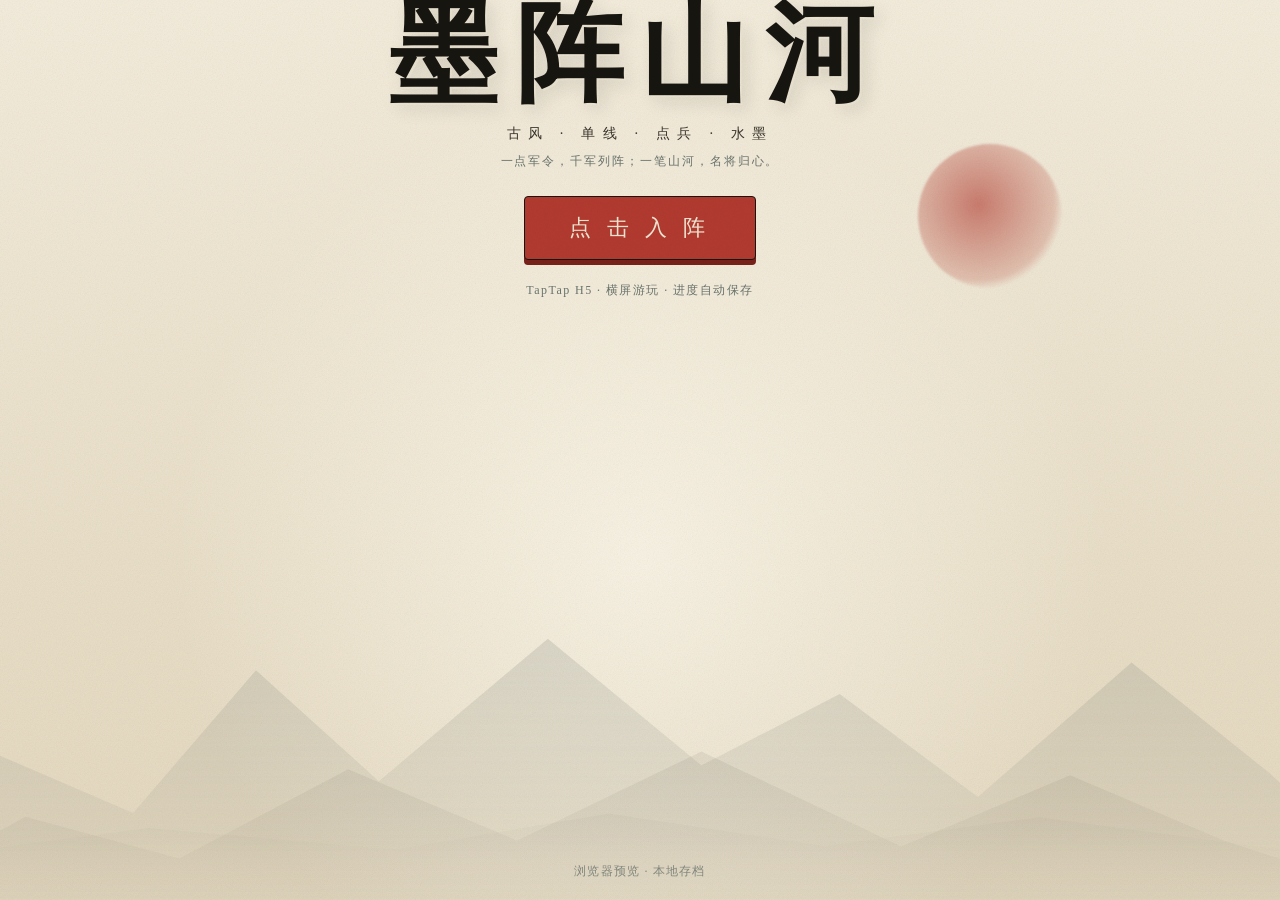
<file: code/index.html>
<!DOCTYPE html>
<html lang="zh-CN">
<head>
  <meta charset="UTF-8" />
  <meta http-equiv="Cache-Control" content="no-cache, no-store, must-revalidate" />
  <meta http-equiv="Pragma" content="no-cache" />
  <meta http-equiv="Expires" content="0" />
  <meta name="viewport" content="width=device-width, initial-scale=1.0, maximum-scale=1.0, user-scalable=no, viewport-fit=cover" />
  <meta name="theme-color" content="#efe6d3" />
  <link rel="icon" href="data:," />
  <title>墨阵山河</title>
  <link rel="stylesheet" href="styles.css?v=1.93" />
</head>
<body>
  <div id="app">
    <!-- 加载 -->
    <section id="screen-loading" class="screen active">
      <div class="loading-paper">
        <div class="ink-blot"></div>
        <h1 class="game-title">墨阵山河</h1>
        <p class="loading-text">墨迹未干，山河待复…</p>
        <div class="loading-bar"><span></span></div>
      </div>
    </section>

    <!-- 标题 -->
    <section id="screen-title" class="screen">
      <div class="title-scene">
        <div class="mountain mountain-a"></div>
        <div class="mountain mountain-b"></div>
        <div class="mountain mountain-c"></div>
        <div class="sun-disc"></div>
        <div class="title-copy">
          <h1 class="game-title">墨阵山河</h1>
          <p class="title-sub">古风 · 单线 · 点兵 · 水墨</p>
          <p class="title-quote">一点军令，千军列阵；一笔山河，名将归心。</p>
          <button id="btn-enter" class="btn btn-seal btn-xl">点 击 入 阵</button>
          <p class="title-note">TapTap H5 · 横屏游玩 · 进度自动保存</p>
        </div>
        <div id="cloud-hint" class="cloud-hint"></div>
      </div>
    </section>

    <!-- 主界面 -->
    <section id="screen-home" class="screen">
      <div class="home-bg">
        <div class="home-mountain"></div>
        <div class="home-bamboo"></div>
      </div>
      <header class="top-bar">
        <div class="top-left">
          <span class="seal-mini">墨</span>
          <span id="home-player" class="player-name">墨阵师</span>
        </div>
        <div class="top-resources" id="top-resources">
          <div class="brawl-res-pill" id="pill-supplies" title="军饷 (铜钱) · 扩建大营与强军">
            <span class="brawl-res-icon">🪙</span>
            <span class="brawl-res-val" id="top-res-supplies">0</span>
          </div>
          <div class="brawl-res-pill" id="pill-mobao" title="墨宝 (墨玉) · 墨法点化与抽将">
            <span class="brawl-res-icon">💎</span>
            <span class="brawl-res-val" id="top-res-mobao">0</span>
          </div>
          <div class="brawl-res-pill" id="pill-tokens" title="将令 (虎符) · 祈将求贤">
            <span class="brawl-res-icon">🎟️</span>
            <span class="brawl-res-val" id="top-res-tokens">0</span>
          </div>
          <div class="brawl-res-pill pill-ticket" id="pill-tickets" title="墨影门票 · 每日免费2次，看广告无限补充">
            <span class="brawl-res-icon">🌀</span>
            <span class="brawl-res-val" id="top-res-tickets">2/2</span>
            <button class="brawl-res-plus" id="btn-top-add-ticket" title="观看演武补充试炼门票">+</button>
          </div>
        </div>
        <div class="top-right">
          <button id="btn-leaderboard-top" class="btn btn-ghost btn-sm">排行</button>
          <button id="btn-settings-top" class="btn btn-ghost btn-sm">设置</button>
        </div>
      </header>

      <div class="home-main">
        <div class="hero-showcase" id="home-hero-showcase">
          <div class="hero-art" id="home-hero-art"></div>
          <div class="hero-info">
            <div class="hero-title" id="home-hero-title">常胜将军</div>
            <div class="hero-name" id="home-hero-name">赵云</div>
            <p class="hero-passive" id="home-hero-passive">龙胆 · 附近友军攻速提升</p>
          </div>
          <div class="showcase-ring"></div>
        </div>

        <div class="home-panel">
          <div class="home-top-row">
            <div class="war-record">
              <div><span class="record-num" id="home-score">0</span><span class="record-label">战功</span></div>
              <div><span class="record-num" id="home-stars">0</span><span class="record-label">星数</span></div>
              <div><span class="record-num" id="home-cleared">0</span><span class="record-label">通关</span></div>
            </div>
            <div class="chapter-brief">
              <p class="brief-label">当前战局</p>
              <h3 id="home-chapter">第一章 · 黄巾之乱</h3>
              <p id="home-next-level">下一战：初阵·乡勇</p>
            </div>
          </div>

          <!-- 山河悬赏令 (主页精选看板，支持收起/展开，保持界面清爽) -->
          <div class="home-bounty-section" id="home-bounty-section">
            <div class="bounty-sec-header">
              <div class="bounty-sec-title">
                <span class="seal-mini-gold">赏</span>
                <span class="bounty-sec-name">山河悬赏令</span>
                <span class="bounty-sec-summary" id="home-bounty-summary">日赏 0/3 · 周赏 0/4</span>
              </div>
              <div class="bounty-sec-actions">
                <button class="btn btn-sm btn-gold-pulse" id="btn-home-claim-all" style="display:none;">一键领赏</button>
                <button class="btn btn-sm btn-paper" id="btn-toggle-bounty-collapse" title="收起/展开主页悬赏">收起</button>
                <button class="btn btn-sm btn-paper" id="btn-open-bounty-all">悬赏榜 ❯</button>
              </div>
            </div>
            <div class="home-bounty-list" id="home-bounty-list">
              <!-- 动态填充 2-3 个代表性悬赏 -->
            </div>
            <!-- 收起状态下的精简胶囊条 -->
            <div class="home-bounty-collapsed-bar" id="home-bounty-collapsed-bar" style="display:none;">
              <div class="collapsed-info">
                <span class="seal-mini-gold">赏</span>
                <span class="collapsed-name">山河悬赏</span>
                <span class="collapsed-summary" id="home-bounty-collapsed-summary">日赏 0/3</span>
              </div>
              <div class="collapsed-btns">
                <button class="btn btn-xs btn-gold-pulse" id="btn-collapsed-claim-all" style="display:none;">领赏</button>
                <button class="btn btn-xs btn-paper" id="btn-expand-bounty">展开 ▾</button>
              </div>
            </div>
          </div>

          <div class="home-nav">
            <div class="home-nav-primary">
              <button id="btn-campaign" class="btn btn-seal btn-huge">征 战</button>
              <button id="btn-home-endless" class="btn btn-huge btn-endless-home">
                <span class="endless-btn-title">墨影试炼 · 无尽</span>
                <span class="endless-btn-badge" id="endless-home-badge">免 2次</span>
                <span class="endless-btn-lock" id="endless-home-lock" style="display:none;">🔒20关解锁</span>
              </button>
            </div>
            <div class="home-nav-secondary">
              <button id="btn-heroes" class="btn btn-paper">点 将</button>
              <button id="btn-codex" class="btn btn-paper">兵 册</button>
              <button id="btn-gacha" class="btn btn-paper">点兵点将</button>
              <button id="btn-camp" class="btn btn-paper">大 营</button>
              <button id="btn-bounty" class="btn btn-paper btn-bounty-nav">
                悬 赏<span class="nav-badge" id="home-bounty-badge" style="display:none;">0</span>
              </button>
            </div>
          </div>
          <p class="cloud-status" id="home-cloud">进度自动保存</p>
        </div>
      </div>
    </section>

    <!-- 关卡选择 -->
    <section id="screen-levels" class="screen">
      <header class="sub-header">
        <button class="btn btn-ghost btn-sm back-btn" data-back="home">← 返回</button>
        <div class="sub-title">
          <span class="seal-mini">征</span>
          <h2>山 河 残 卷</h2>
        </div>
        <button id="btn-open-endless" class="btn btn-seal btn-sm" style="margin-right:12px; background:linear-gradient(135deg, #8a2a20, #5c1812); border-color:#c9a25e; box-shadow:0 0 8px rgba(178,58,47,0.4);">墨影试炼 · 无尽</button>
        <div class="header-spacer"></div>
      </header>
      <div class="chapter-tabs" id="chapter-tabs"></div>
      <div class="levels-body">
        <div class="level-scroll" id="level-scroll">
          <div class="level-path" id="level-path"></div>
        </div>
        <aside class="level-detail" id="level-detail">
          <div class="detail-empty">选择一处关隘</div>
        </aside>
      </div>
    </section>

    <!-- 战前准备 -->
    <section id="screen-prep" class="screen">
      <header class="sub-header">
        <button class="btn btn-ghost btn-sm back-btn" data-back="levels">← 返回</button>
        <div class="sub-title">
          <span class="seal-mini">将</span>
          <h2 id="prep-title">点 将 台</h2>
        </div>
        <button id="btn-start-battle" class="btn btn-seal btn-md">出 战</button>
      </header>
      <div class="prep-body">
        <section class="prep-block prep-enemy">
          <h3 class="block-title">敌情笺</h3>
          <div id="prep-enemy" class="enemy-scroll"></div>
          <p id="prep-tip" class="prep-tip"></p>
        </section>

        <section class="prep-block prep-hero">
          <h3 class="block-title">
            主将 <span class="hero-current" id="prep-hero-current">赵云</span>
            <button type="button" class="hero-toggle" id="btn-hero-toggle">换将</button>
          </h3>
          <div class="hero-row" id="prep-heroes"></div>
          <div class="hero-skill-card" id="prep-hero-skill"></div>
        </section>

        <section class="prep-block prep-deck">
          <h3 class="block-title">
            出战卡组 <span id="deck-count" class="muted">0/6</span>
            <span class="deck-bonus" id="deck-bonus">军阵加成：无</span>
          </h3>
          <div class="deck-row">
            <div class="deck-slots" id="deck-slots"></div>
            <div class="deck-actions">
              <button id="btn-recommend" class="btn btn-paper btn-sm">推荐</button>
              <button id="btn-clear-deck" class="btn btn-ghost btn-sm">清空</button>
            </div>
          </div>
        </section>

        <section class="prep-block prep-pool">
          <h3 class="block-title">兵册 <span class="muted" id="pool-hint">点选入组 · 长按看克制</span></h3>
          <div class="card-pool" id="card-pool"></div>
        </section>
      </div>
      <div id="pool-detail" class="pool-tip"></div>
    </section>

    <!-- 战斗 -->
    <section id="screen-battle" class="screen battle-screen">
      <canvas id="battle-canvas"></canvas>
      <div id="weather-overlay" class="weather-overlay"></div>
      <div id="dmg-layer" class="dmg-layer"></div>

      <div class="battle-hud">
        <div class="battle-top">
          <div class="base-bar player">
            <span class="base-label">帅帐</span>
            <div class="base-track"><span id="base-player-fill"></span></div>
            <span class="base-text" id="base-player-text">3000</span>
          </div>
          <div class="wave-box">
            <span class="wave-index" id="wave-index">0/0</span>
            <span class="wave-label" id="wave-label">列阵</span>
          </div>
          <div class="base-bar enemy">
            <span class="base-label">敌寨</span>
            <div class="base-track"><span id="base-enemy-fill"></span></div>
            <span class="base-text" id="base-enemy-text">0</span>
          </div>
        </div>

        <div class="boss-bar" id="boss-bar">
          <div class="boss-name" id="boss-name">首领</div>
          <div class="boss-track"><span id="boss-fill"></span></div>
        </div>
        <!-- 波次时间轴容器 (Planning §2.2) -->
        <div class="wave-timeline" id="wave-timeline"></div>

        <div class="card-tray" id="card-tray"></div>

        <!-- 屏幕右侧专属战术控制台（倍速与暂停 醒目大印章钮，独立于技能按钮） -->
        <div class="battle-side-controls">
          <button class="side-btn speed-btn" id="speed-btn" title="战斗倍速">1×</button>
          <button class="side-btn pause-btn" id="pause-btn" title="暂停/继续">⏸</button>
        </div>


        <div class="battle-bottom">
          <div class="hero-panel" id="hero-panel">
            <div class="hero-seal" id="hero-seal">赵</div>
            <div class="hero-panel-info">
              <div class="hero-panel-name" id="hud-hero-name">赵云 <span id="hud-hero-level">Lv.1</span></div>
              <div class="hero-hp-track" id="hud-hero-hp-track" title="主将生命值">
                <span id="hud-hero-hp-fill"></span>
                <span class="hud-hero-hp-text" id="hud-hero-hp-text">1200 / 1200</span>
              </div>
              <div class="hero-xp-track" title="局内历练经验"><span id="hero-xp-fill"></span></div>
              <div class="hero-passive-hud" id="hud-hero-passive">龙胆 · 攻速光环</div>
              <div class="hero-skill-hud" id="hud-hero-skill"></div>
            </div>
          </div>

          <div class="energy-wrap">
            <div class="energy-label"><span>军令</span><span id="energy-text">45 / 120</span></div>
            <div class="energy-track"><span id="energy-fill"></span></div>
            <div class="deck-bonus-hud" id="deck-bonus-hud"></div>
          </div>

          <div class="battle-actions">
            <button class="gadget-btn" id="gadget-btn" title="专属技能 (按 E 键释放)">
              <span class="gadget-key">E</span>
              <span class="gadget-name" id="gadget-name">技能</span>
              <span class="gadget-cd" id="gadget-cd"></span>
            </button>
            <button class="skill-btn" id="skill-btn" title="主动大招 (按 Q 键释放)">
              <svg class="super-ring-svg" viewBox="0 0 80 80">
                <circle class="super-ring-bg" cx="40" cy="40" r="34" />
                <circle class="super-ring-fill" id="super-ring-fill" cx="40" cy="40" r="34" />
              </svg>
              <span class="skill-key">Q</span>
              <span class="skill-name" id="skill-name">大招</span>
              <span class="skill-cd" id="skill-cd"></span>
            </button>
          </div>
        </div>

        <div class="battle-banner" id="battle-banner">
          <div class="banner-main" id="banner-main"></div>
          <div class="banner-sub" id="banner-sub"></div>
        </div>

        <div class="guide-tip" id="guide-tip">
          <div class="guide-hand"></div>
          <p id="guide-text"></p>
        </div>
        <div class="zone-hint" id="zone-hint"></div>
        <div class="battle-flash" id="battle-flash"></div>
      </div>

      <div class="pause-modal modal" id="pause-modal">
        <div class="modal-paper">
          <h2>暂 停</h2>
          <p class="modal-sub">战场已静，号令未停。</p>
          <div class="pause-buttons">
            <button class="btn btn-seal" id="btn-resume">继续指挥</button>
            <button class="btn btn-paper" id="btn-restart">重新布阵</button>
            <button class="btn btn-paper" id="btn-retreat">撤回关卡</button>
            <button class="btn btn-paper" id="btn-endless-save-quit" style="display:none;">暂存进度退出</button>
            <button class="btn btn-seal" id="btn-endless-settle-quit" style="display:none; background:#8a2a20;">结算退出</button>
          </div>
          <div class="pause-settings">
            <button class="btn btn-ghost btn-sm" id="btn-pause-music">音乐：开</button>
            <button class="btn btn-ghost btn-sm" id="btn-pause-sfx">音效：开</button>
          </div>
          <div class="pause-hero-tuning" id="pause-hero-tuning">
            <div class="tune-header">
              <span>👑 英雄即时调校 (赵云)</span>
              <button class="btn btn-ghost btn-sm" id="btn-toggle-pause-tune">展开调校 ▾</button>
            </div>
            <div class="tune-content" id="pause-tune-content" style="display:none;">
              <div class="hero-tune-item">
                <div class="tune-label"><span>基础生命 (HP)</span><span class="tune-val" id="pval-hero-hp">1200</span></div>
                <input type="range" id="pslider-hero-hp" min="400" max="3000" step="50" value="1200">
              </div>
              <div class="hero-tune-item">
                <div class="tune-label"><span>基础攻击 (ATK)</span><span class="tune-val" id="pval-hero-atk">65</span></div>
                <input type="range" id="pslider-hero-atk" min="25" max="250" step="5" value="65">
              </div>
              <div class="hero-tune-item">
                <div class="tune-label"><span>基础护甲 (Armor)</span><span class="tune-val" id="pval-hero-armor">10</span></div>
                <input type="range" id="pslider-hero-armor" min="0" max="40" step="2" value="10">
              </div>
              <div class="hero-tune-item">
                <div class="tune-label"><span>脱战回血</span><span class="tune-val" id="pval-hero-regen">4%/s</span></div>
                <input type="range" id="pslider-hero-regen" min="1" max="10" step="0.5" value="4">
              </div>
              <div class="hero-tune-item">
                <div class="tune-label"><span>警戒半径</span><span class="tune-val" id="pval-hero-aggro">2.85m</span></div>
                <input type="range" id="pslider-hero-aggro" min="1.5" max="4.5" step="0.15" value="2.85">
              </div>
              <div class="hero-tune-actions">
                <button class="btn btn-ghost btn-sm" id="pbtn-reset-hero-tuning">恢复默认</button>
              </div>
            </div>
          </div>
        </div>
      </div>

      <!-- 无尽模式肉鸽三选一增益弹窗 -->
      <div class="modal endless-buff-modal" id="endless-buff-modal" style="display:none;">
        <div class="modal-paper endless-buff-paper">
          <div class="buff-modal-badge">墨影试炼 · 战法推演</div>
          <h2>阵前赐策 · 增益三选一</h2>
          <p class="buff-modal-sub">每历经五波墨潮洗礼，可择一韬略以御强敌（效果全局叠加）</p>
          <div class="endless-buff-cards" id="endless-buff-cards"></div>
        </div>
      </div>

      <div class="result-modal modal" id="result-modal">
        <div class="modal-paper result-paper">
          <div class="result-title" id="result-title">胜 利</div>
          <div class="result-stars" id="result-stars"></div>
          <div class="result-quote" id="result-quote"></div>
          <div class="result-stats" id="result-stats"></div>
          <div class="result-unlocks" id="result-unlocks"></div>
          <button class="btn btn-token" id="btn-result-double" style="display:none">看广告 · 将令双倍</button>
          <button class="btn btn-seal btn-lg result-tour-btn" id="btn-result-tour" style="display:none">巡 礼 军 府 · 出 发</button>
          <div class="result-buttons">
            <button class="btn btn-paper" id="btn-result-retry">再 战</button>
            <button class="btn btn-seal" id="btn-result-next">下 一 关</button>
            <button class="btn btn-paper" id="btn-result-back">返 回</button>
          </div>
        </div>
      </div>
    </section>

    <!-- 兵册 / 点将 -->
    <section id="screen-codex" class="screen">
      <header class="sub-header">
        <button class="btn btn-ghost btn-sm back-btn" data-back="home">← 返回</button>
        <div class="sub-title"><span class="seal-mini">册</span><h2>兵 册 · 点 将</h2></div>
        <div class="codex-tabs">
          <button class="tab active" id="tab-units">兵种</button>
          <button class="tab" id="tab-heroes">英雄</button>
        </div>
        <div class="codex-mobao-bar" id="codex-mobao-bar" title="墨宝：每一关通关掉落，可用于局外永久升级英雄！">
          <span>🖋️ 墨宝</span>
          <b id="val-codex-mobao">0</b>
        </div>
      </header>
      <div class="codex-body">
        <div class="codex-grid" id="codex-grid"></div>
        <aside class="codex-detail" id="codex-detail">
          <div class="detail-empty">选择一位角色</div>
        </aside>
      </div>
    </section>

    <!-- 排行榜 -->
    <section id="screen-leaderboard" class="screen">
      <header class="sub-header">
        <button class="btn btn-ghost btn-sm back-btn" data-back="home">← 返回</button>
        <div class="sub-title"><span class="seal-mini">榜</span><h2>山 河 战 功 榜</h2></div>
        <div class="header-spacer"></div>
      </header>
      <div class="leaderboard-body">
        <div class="leaderboard-seal">
          <span class="seal-label">我的战功</span>
          <span class="seal-score" id="lb-score">0</span>
        </div>
        <div class="leaderboard-info">
          <h3>以战功论高下</h3>
          <p>每关按星级、关卡与速胜计分；首通另有额外战功。战功越高，排名越前。</p>
          <div class="lb-mini-stats" id="lb-stats"></div>
          <button class="btn btn-seal btn-lg" id="btn-open-leaderboard">打开排行榜</button>
          <p class="muted" id="lb-note">排行榜由 TapTap 提供</p>
        </div>
      </div>
    </section>

    <!-- 祈将台（v1.1 #8） -->
    <section id="screen-gacha" class="screen">
      <header class="sub-header">
        <button class="btn btn-ghost btn-sm back-btn" data-back="home">← 返回</button>
        <div class="sub-title"><span class="seal-mini">点</span><h2>点 兵 点 将</h2></div>
        <div class="header-spacer"></div>
      </header>
      <div class="gacha-body">
        <div class="gacha-top">
          <div class="gacha-tokens-panel">
            <span class="gt-label">将令</span>
            <span class="gt-num" id="gacha-tokens">0</span>
            <span class="gt-hint">首通每关 +5 将令 · 100 将令可召唤将领或点募限定兵种</span>
          </div>
          <div class="gacha-draw-panel">
            <div class="gacha-ink" id="gacha-ink">
              <span class="gi-num" id="gacha-roll-num"></span>
              <span class="gi-label" id="gacha-roll-label">墨笔点将</span>
            </div>
            <button class="btn btn-seal btn-lg" id="btn-gacha-free">祈 愿（今日免费 <b id="gacha-free-left">1</b>）</button>
            <button class="btn btn-paper" id="btn-gacha-ad">看广告祈愿（今日剩 <b id="gacha-ad-left">3</b>）</button>
            <p class="muted">每次祈愿随机得 1–50 将令</p>
          </div>
        </div>
        <div class="gacha-tabs" id="gacha-tabs">
          <button class="gacha-tab active" data-gacha-tab="hero">点 将 · 将领</button>
          <button class="gacha-tab" data-gacha-tab="unit">点 兵 · 兵种</button>
        </div>
        <h3 class="gacha-pool-title" id="gacha-pool-hero-title">以 令 召 将 · 每 位 100 将 令（任 选）</h3>
        <div class="gacha-grid" id="gacha-grid"></div>
        <h3 class="gacha-pool-title" id="gacha-pool-unit-title" style="display:none">以 令 点 兵 · 每 位 100 将 令（关卡无法获取）</h3>
        <div class="gacha-grid" id="gacha-unit-grid" style="display:none"></div>
      </div>
      <!-- 获得新英雄演出（参考荒野乱斗开箱揭晓） -->
      <div class="hero-reveal" id="hero-reveal">
        <div class="reveal-rays"></div>
        <div class="reveal-splash"></div>
        <div class="reveal-card">
          <span class="reveal-label">新 将 入 阵</span>
          <span class="reveal-art" id="reveal-art"></span>
          <span class="reveal-name" id="reveal-name"></span>
          <span class="reveal-title" id="reveal-title"></span>
          <p class="reveal-quote" id="reveal-quote"></p>
          <button class="btn btn-seal" id="btn-reveal-close">收 入 麾 下</button>
        </div>
      </div>
    </section>

    <!-- 大本营（军令营） -->
    <section id="screen-camp" class="screen">
      <header class="sub-header">
        <button class="btn btn-ghost btn-sm back-btn" data-back="home">← 返回</button>
        <div class="sub-title"><span class="seal-mini">营</span><h2>大 本 营</h2></div>
        <div class="header-spacer"></div>
      </header>
      <div class="camp-body">
        <div class="camp-card">
          <div class="camp-head">
            <div>
              <p class="camp-sub">军 令 营 · 局 外 永 久 成 长</p>
              <h3 class="camp-title">等级 <b id="camp-level">0</b> / <span id="camp-max">20</span></h3>
            </div>
            <div class="camp-supplies">
              <span class="camp-supplies-num" id="camp-supplies">0</span>
              <span class="camp-supplies-label">军需</span>
            </div>
          </div>
          <div class="camp-progress"><span id="camp-progress-fill"></span></div>
          <div class="camp-stats">
            <div>
              <span class="camp-stat-num" id="camp-energy">30</span>
              <span class="camp-stat-label">军令上限</span>
              <span class="camp-stat-next" id="camp-energy-next">下一级 31</span>
            </div>
            <div>
              <span class="camp-stat-num" id="camp-regen">1.00</span>
              <span class="camp-stat-label">每秒回复</span>
              <span class="camp-stat-next" id="camp-regen-next">下一级 1.05</span>
            </div>
            <div>
              <span class="camp-stat-num" id="camp-cost">10</span>
              <span class="camp-stat-label">升级军需</span>
              <span class="camp-stat-next">逐级 +10</span>
            </div>
          </div>
          <div class="camp-actions">
            <button class="btn btn-seal btn-lg" id="camp-upgrade">升 级 大 本 营</button>
            <button class="btn btn-paper" id="camp-daily">领取今日军需</button>
          </div>
          <p class="camp-hint" id="camp-hint">每场胜利掉落军需，首通更多；军令上限与回复只增不减，20 级封顶。</p>
        </div>
      </div>
    </section>

    <!-- 设置 -->
    <section id="screen-settings" class="screen">
      <header class="sub-header">
        <button class="btn btn-ghost btn-sm back-btn" data-back="home">← 返回</button>
        <div class="sub-title"><span class="seal-mini">设</span><h2>设 置</h2></div>
        <div class="header-spacer"></div>
      </header>
      <div class="settings-body">
        <div class="settings-card">
          <div class="setting-row">
            <div><h4>音乐</h4><p>古筝、战鼓与钟磬</p></div>
            <button class="switch on" id="switch-music"></button>
          </div>
          <div class="setting-row">
            <div><h4>音效</h4><p>刀剑、弓弦、马蹄与爆炸</p></div>
            <button class="switch on" id="switch-sfx"></button>
          </div>
          <div class="setting-row">
            <div><h4>画质</h4><p>低画质会降低分辨率与粒子数量</p></div>
            <div class="quality-btns" id="quality-btns">
              <button data-q="auto" class="active">自动</button>
              <button data-q="high">高</button>
              <button data-q="low">低</button>
            </div>
          </div>
          <div class="setting-row">
            <div><h4>新手引导</h4><p>重看第 1-4 关战斗引导，或重看军府巡礼</p></div>
            <div class="setting-btn-group">
              <button class="btn btn-paper btn-sm" id="btn-replay-tutorial">前往第 1 关</button>
              <button class="btn btn-paper btn-sm" id="btn-replay-tour">军府巡礼</button>
            </div>
          </div>
          <div class="setting-row">
            <div><h4>数值调校</h4><p>内部使用，需调校口令</p></div>
            <div class="setting-btn-group">
              <input class="dev-code-input" id="input-balance-code" type="text" inputmode="numeric" maxlength="6" placeholder="口令">
              <button class="btn btn-paper btn-sm" id="btn-dev-panel">打 开</button>
            </div>
          </div>
          <div class="setting-row">
            <div><h4>开发者模式</h4><p>输入口令所有资源 99999，解锁全关卡、全兵种与将领</p></div>
            <div class="setting-btn-group">
              <input class="dev-code-input" id="input-dev-code" type="text" inputmode="numeric" maxlength="6" placeholder="口令">
              <button class="btn btn-paper btn-sm" id="btn-dev-code">开 启</button>
            </div>
          </div>
          <div class="setting-row">
            <div><h4>存档</h4><p id="settings-cloud">仅本地存档</p></div>
            <button class="btn btn-ghost btn-sm" id="btn-reset-save">清空存档</button>
          </div>
          <div class="setting-row about-row">
            <div><h4>关于</h4><p>《墨阵山河》试玩版 v0.1 · 前 20 关 · TapTap H5</p></div>
          </div>
        </div>
      </div>
    </section>

    <!-- 山河悬赏令 (任务系统全景弹窗) -->
    <div class="modal bounty-modal" id="bounty-modal" style="display:none;">
      <div class="modal-paper bounty-paper">
        <div class="bounty-modal-header">
          <div class="bounty-title-wrap">
            <span class="seal-mini-gold">悬</span>
            <h2>山 河 悬 赏 令</h2>
            <span class="bounty-sub-quote">立功受赏 · 恩泽三军</span>
          </div>
          <button class="modal-close" id="btn-close-bounty">✕</button>
        </div>

        <div class="bounty-tabs">
          <button class="bounty-tab active" id="tab-bounty-daily" data-tab="daily">
            <span class="tab-icon">📅</span> 每日悬赏
            <span class="tab-timer" id="bounty-daily-timer">刷新倒计时 00:00:00</span>
          </button>
          <button class="bounty-tab" id="tab-bounty-weekly" data-tab="weekly">
            <span class="tab-icon">🏆</span> 每周悬赏
            <span class="tab-timer" id="bounty-weekly-timer">重置倒计时 0天00:00</span>
          </button>
        </div>

        <div class="bounty-refresh-bar" id="bounty-refresh-bar">
          <span class="bounty-refresh-text">每日任务可单独刷新 · 今日免费 <b id="bounty-refresh-count">2</b> 次</span>
          <span class="bounty-refresh-hint">用完后点任务上的 🎬 可看广告换一个</span>
        </div>

        <div class="bounty-list-container" id="bounty-modal-list">
          <!-- 动态渲染悬赏卡片 -->
        </div>

        <div class="bounty-modal-footer">
          <div class="bounty-footer-hint" id="bounty-footer-hint">完成任务自动积攒进度，可选择常规领取或看广告双倍领赏</div>
          <div class="bounty-footer-actions">
            <button class="btn btn-gold-pulse btn-md" id="btn-modal-claim-all" style="display:none;">一 键 领 赏</button>
            <button class="btn btn-gold-pulse btn-md" id="btn-modal-claim-all-double" style="display:none;">🎬 一键双倍领赏</button>
            <button class="btn btn-paper btn-md" id="btn-modal-close-bounty">返 回</button>
          </div>
        </div>
      </div>
    </div>

    <!-- 荒野乱斗级 · 全局通用资源获取展台 (Universal Reward Showcase Modal) -->
    <div class="modal reward-showcase-modal" id="reward-showcase-modal" style="display:none;">
      <div class="reward-showcase-backdrop"></div>
      <div class="reward-sunburst"></div>
      <div class="reward-showcase-card">
        <div class="reward-header">
          <span class="seal-mini-gold" id="reward-showcase-seal">犒</span>
          <h2 class="reward-showcase-title" id="reward-showcase-title">战 功 嘉 奖</h2>
          <p class="reward-showcase-sub" id="reward-showcase-sub">山河定鼎，犒赏三军</p>
        </div>
        <div class="reward-items-container" id="reward-items-container">
          <!-- 动态注入弹跳进场的奖励项目 -->
        </div>
        <div class="reward-double-badge" id="reward-double-badge" style="display:none;">
          <span>🎉 观摩战阵 · 犒赏全量翻倍！</span>
        </div>
        <div class="reward-actions" id="reward-actions">
          <button class="btn btn-paper btn-lg" id="btn-claim-reward-normal">领 取</button>
          <button class="btn btn-gold-pulse btn-lg" id="btn-claim-reward-double">🎬 看广告双倍领取</button>
        </div>
      </div>
    </div>

    <!-- 墨影试炼 · 门票不足与观影补票弹窗 -->
    <div class="modal endless-ticket-modal" id="endless-ticket-modal" style="display:none;">
      <div class="modal-paper ticket-modal-paper">
        <div class="modal-header">
          <div class="modal-title-wrap">
            <span class="seal-mini">试</span>
            <h2>墨影试炼 · 入阵令</h2>
          </div>
          <button class="modal-close" id="btn-close-ticket-modal">✕</button>
        </div>
        <div class="ticket-status-card">
          <div class="ticket-icon-large">🌀</div>
          <div class="ticket-status-text">
            <h3>今日免费入阵机会已用尽（2/2）</h3>
            <p>每日 00:00 自动恢复 2 次免费试炼机会</p>
            <p class="ticket-ad-hint">统帅可观摩军师推演，立即补充 1 次试炼门票（不限次数，看一次得一次）！</p>
          </div>
        </div>
        <div class="ticket-modal-actions">
          <button class="btn btn-paper" id="btn-ticket-cancel">稍后出征</button>
          <button class="btn btn-gold-pulse btn-lg" id="btn-ticket-watch-ad">🎬 观看演武补充门票 (+1次)</button>
        </div>
      </div>
    </div>

    <!-- 墨影试炼 · 第20关通关盛大解锁引导弹窗 -->
    <div class="modal endless-unlock-modal" id="endless-unlock-modal" style="display:none;">
      <div class="modal-paper unlock-modal-paper">
        <div class="unlock-header">
          <span class="seal-mini-gold">极</span>
          <h2>墨影试炼 · 终极无尽解禁</h2>
          <p class="unlock-sub">恭喜统帅荡平前二十雄关！山河重器，无尽磨砺！</p>
        </div>
        <div class="unlock-rules-grid">
          <div class="rule-card">
            <span class="rule-icon">🌀</span>
            <div class="rule-title">每日 2 次免费</div>
            <div class="rule-desc">每日自动重置 2 次试炼令，更可观影无限补充！</div>
          </div>
          <div class="rule-card">
            <span class="rule-icon">💥</span>
            <div class="rule-title">敌寨爆破重生</div>
            <div class="rule-desc">敌寨血空触发反噬震退，3秒无敌重生再战！</div>
          </div>
          <div class="rule-card">
            <span class="rule-icon">🎴</span>
            <div class="rule-title">肉鸽三选一强化</div>
            <div class="rule-desc">每坚守 5 波可挑选强力军令、回血、攻防增益！</div>
          </div>
          <div class="rule-card">
            <span class="rule-icon">👹</span>
            <div class="rule-title">神魔首领降临</div>
            <div class="rule-desc">每 10 波张角、华雄、吕布等霸烈首领出阵斩杀！</div>
          </div>
        </div>
        <div class="unlock-actions">
          <button class="btn btn-gold-pulse btn-xl" id="btn-go-endless-first">踏入墨影试炼 ❯</button>
        </div>
      </div>
    </div>

    <div class="toast-layer" id="toast-layer"></div>
    <div class="confirm-modal modal" id="confirm-modal">
      <div class="modal-paper">
        <h2 id="confirm-title">确认</h2>
        <p class="modal-sub" id="confirm-text"></p>
        <div class="confirm-buttons">
          <button class="btn btn-paper" id="btn-confirm-cancel">取消</button>
          <button class="btn btn-seal" id="btn-confirm-ok">确认</button>
        </div>
      </div>
    </div>

    <div id="rotate-overlay">
      <div class="rotate-scroll">
        <span class="seal-mini">横</span>
        <h2>请横屏游玩</h2>
        <p>山河万里，需得横看。</p>
      </div>
    </div>
  </div>
  <script type="module" src="src/main.js?v=1.93"></script>
</body>
</html>
</file>
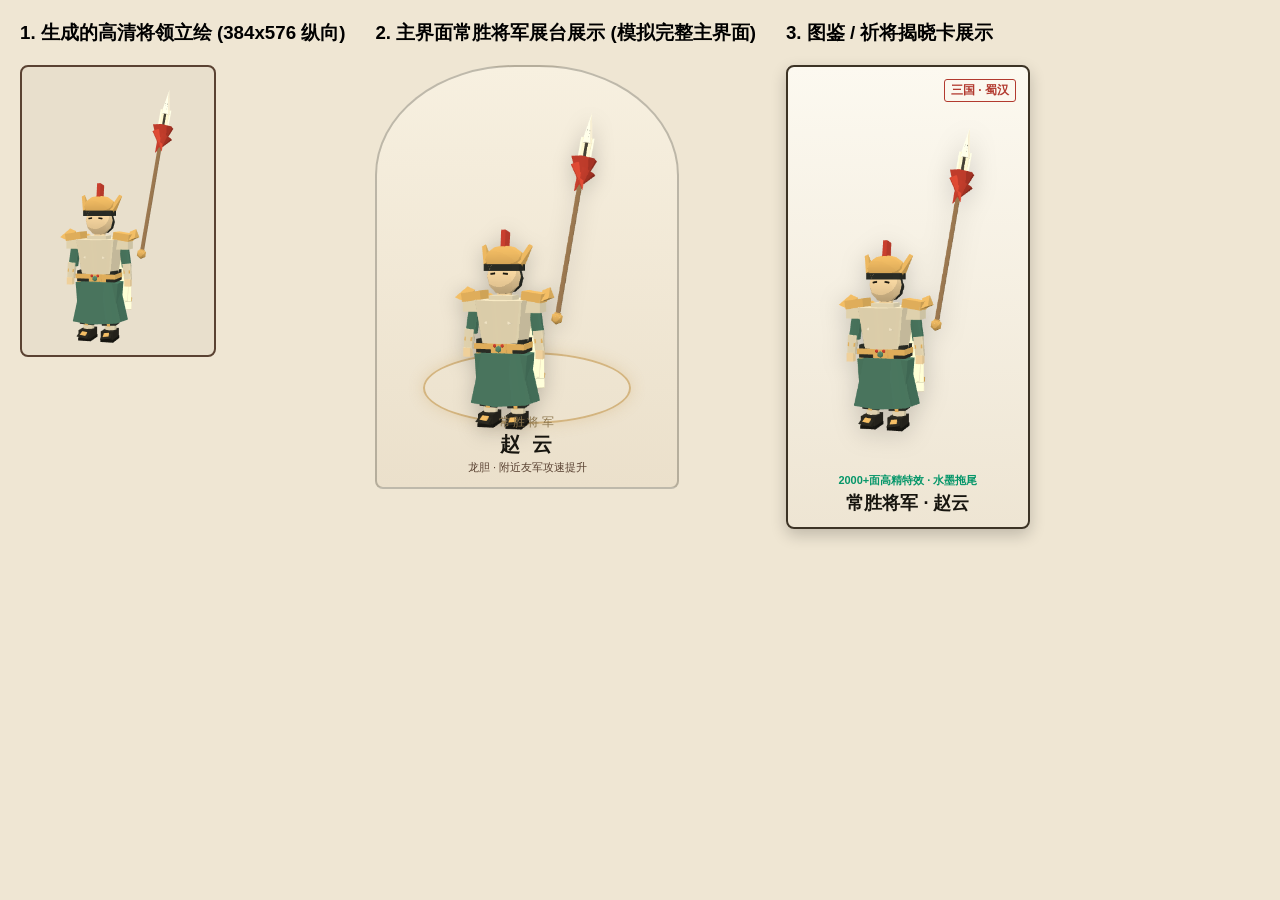
<file: code/scratch/render_hero_thumb.html>
<!DOCTYPE html>
<html>
<head><meta charset="UTF-8"></head>
<body style="margin:0; background:#efe6d3; font-family:sans-serif;">
  <div style="padding:20px; display:flex; gap:30px; align-items:flex-start;">
    <div>
      <h3 style="margin-top:0;">1. 生成的高清将领立绘 (384x576 纵向)</h3>
      <img id="thumb-img" style="width:192px; height:288px; border:2px solid #5a4232; border-radius:8px; background:rgba(0,0,0,0.03);" />
    </div>
    <div>
      <h3 style="margin-top:0;">2. 主界面常胜将军展台展示 (模拟完整主界面)</h3>
      <div id="home-showcase" style="width:300px; height:420px; border:2px solid rgba(23,21,15,0.25); border-radius:46% 46% 8px 8px / 26% 26% 8px 8px; background:linear-gradient(180deg, #f7f0e0 0%, #ebe0cb 100%); position:relative; overflow:hidden; display:flex; flex-direction:column; justify-content:flex-end; align-items:center;">
        <div style="position:absolute; left:50%; bottom:15%; width:68%; height:68px; transform:translateX(-50%); border:2px solid rgba(201,162,94,0.7); border-radius:50%; pointer-events:none; box-shadow:0 0 15px rgba(201,162,94,0.3);"></div>
        <div id="home-art" style="position:absolute; inset:4% 0 10% 0; z-index:2; background-repeat:no-repeat; background-position:center center; background-size:contain; filter:drop-shadow(0 4px 10px rgba(0,0,0,0.2));"></div>
        <div style="position:relative; z-index:3; text-align:center; margin-bottom:12px;">
          <div style="font-size:12px; color:#8c764e; letter-spacing:0.2em;">常胜将军</div>
          <div style="font-size:20px; font-weight:bold; color:#17150f; letter-spacing:0.15em;">赵 云</div>
          <div style="font-size:11px; color:#5a4232; margin-top:2px;">龙胆 · 附近友军攻速提升</div>
        </div>
      </div>
    </div>
    <div>
      <h3 style="margin-top:0;">3. 图鉴 / 祈将揭晓卡展示</h3>
      <div id="reveal-card" style="width:240px; height:460px; border:2px solid #3c3325; border-radius:8px; background:linear-gradient(180deg, #fcf9f0 0%, #eee5d3 100%); position:relative; overflow:hidden; box-shadow:0 6px 16px rgba(0,0,0,0.2);">
        <div style="position:absolute; top:12px; right:12px; z-index:3; border:1px solid #b23a2f; color:#b23a2f; padding:2px 6px; font-size:12px; font-weight:bold; border-radius:3px;">三国 · 蜀汉</div>
        <div id="reveal-art" style="position:absolute; inset:6% 2% 16% 2%; z-index:2; background-repeat:no-repeat; background-position:center center; background-size:contain; filter:drop-shadow(0 4px 12px rgba(0,0,0,0.18));"></div>
        <div style="position:absolute; bottom:12px; left:0; right:0; z-index:3; text-align:center;">
          <div style="font-size:11px; color:#059669; font-weight:bold;">2000+面高精特效 · 水墨拖尾</div>
          <div style="font-size:18px; font-weight:bold; color:#17150f; margin-top:3px;">常胜将军 · 赵云</div>
        </div>
      </div>
    </div>
  </div>

  <script type="module">
    import * as THREE from '../lib/three.module.js';
    import { getHero } from '../src/data/heroes.js';
    import { createHeroModel } from '../src/models.js';

    try {
      const hero = getHero('zhaoyun');
      const W = 384, H = 576;
      const renderer = new THREE.WebGLRenderer({ antialias: true, alpha: true, preserveDrawingBuffer: true });
      renderer.setSize(W, H, false);
      renderer.setPixelRatio(1);
      renderer.outputColorSpace = THREE.SRGBColorSpace;
      renderer.setClearColor(0x000000, 0);

      const scene = new THREE.Scene();
      const hemi = new THREE.HemisphereLight(0xfff7e6, 0x7a7468, 2.3);
      scene.add(hemi);
      const dir = new THREE.DirectionalLight(0xfff2d6, 2.5);
      dir.position.set(-2, 4, 5);
      scene.add(dir);
      const fill = new THREE.DirectionalLight(0x9ab0b0, 0.9);
      fill.position.set(3, 2, -3);
      scene.add(fill);

      const cam = new THREE.PerspectiveCamera(28, W / H, 0.1, 100);
      const model = createHeroModel(hero, 'player');

      if (model.aura) model.group.remove(model.aura);
      model.group.rotation.y = -0.28;

      // 名将持握姿态：自然握持长枪中段偏下，枪尖与赤缨高耸齐肩并微倾，英武挺拔
      if (model.weapon) {
        model.weapon.position.y = -0.36;
      }
      if (model.weaponPivot) {
        model.weaponPivot.rotation.z = -0.15;
        model.weaponPivot.rotation.x = -0.10;
        model.weaponPivot.position.x = 0.38 * (model.baseScale || 1.30);
      }
      model.group.updateMatrixWorld(true);

      const totalBox = new THREE.Box3().setFromObject(model.group);
      const center = new THREE.Vector3();
      totalBox.getCenter(center);
      const size = new THREE.Vector3();
      totalBox.getSize(size);

      const fovY = (28 / 2) * (Math.PI / 180);
      const aspect = W / H;
      const marginY = 1.08;
      const marginX = 1.10;

      const distY = (size.y / 2) / Math.tan(fovY) * marginY;
      const distX = (size.x / 2) / (Math.tan(fovY) * aspect) * marginX;
      const zDist = Math.max(distY, distX) + size.z / 2;

      const targetY = center.y + 0.05;
      cam.position.set(center.x, targetY, center.z + zDist);
      cam.lookAt(center.x, targetY, center.z);
      cam.updateProjectionMatrix();

      scene.add(model.group);
      renderer.clear();
      renderer.render(scene, cam);

      const data = renderer.domElement.toDataURL('image/png');
      document.getElementById('thumb-img').src = data;
      document.getElementById('home-art').style.backgroundImage = 'url(' + data + ')';
      document.getElementById('reveal-art').style.backgroundImage = 'url(' + data + ')';
      console.log('HERO_PREVIEW_RENDERED_V3');
    } catch(err) {
      console.error(err);
    }
  </script>
</body>
</html>
</file>
<file: code/styles.css>
:root {
  --paper: #efe6d3;
  --paper-2: #e6dcc4;
  --paper-3: #d9ccb0;
  --ink: #17150f;
  --ink-2: #3a352c;
  --wash: #6b746d;
  --wash-2: #8d938a;
  --jade: #4b7a6a;
  --jade-2: #6a9a88;
  --cinnabar: #b23a2f;
  --cinnabar-2: #cf5a46;
  --gold: #c9a25e;
  --gold-2: #e0c087;
  --font-display: "STKaiti", "KaiTi", "Kaiti SC", "Noto Serif SC", "Songti SC", serif;
  --font-body: "Songti SC", "STSong", "Noto Serif SC", "SimSun", serif;
  --shadow-ink: 0 6px 18px rgba(23, 21, 15, 0.16);
}

* {
  box-sizing: border-box;
  -webkit-tap-highlight-color: transparent;
}

html, body {
  margin: 0;
  padding: 0;
  width: 100%;
  height: 100%;
  overflow: hidden;
  background: var(--paper);
  color: var(--ink);
  font-family: var(--font-body);
  user-select: none;
  -webkit-user-select: none;
}

body {
  position: fixed;
  inset: 0;
}

button {
  font-family: var(--font-body);
  color: var(--ink);
  outline: none;
}

#app {
  position: fixed;
  inset: 0;
  overflow: hidden;
  background:
    radial-gradient(circle at 22% 18%, rgba(255, 252, 242, 0.9) 0%, rgba(239, 230, 211, 0) 42%),
    radial-gradient(circle at 78% 82%, rgba(107, 116, 109, 0.12) 0%, rgba(239, 230, 211, 0) 46%),
    var(--paper);
}

#app::before {
  content: "";
  position: fixed;
  inset: 0;
  pointer-events: none;
  z-index: 9000;
  opacity: 0.22;
  mix-blend-mode: multiply;
  background-image: url("data:image/svg+xml,%3Csvg xmlns='http://www.w3.org/2000/svg' width='160' height='160'%3E%3Cfilter id='n'%3E%3CfeTurbulence type='fractalNoise' baseFrequency='0.82' numOctaves='4' stitchTiles='stitch'/%3E%3C/filter%3E%3Crect width='160' height='160' filter='url(%23n)' opacity='0.5'/%3E%3C/svg%3E");
}

.screen {
  position: absolute;
  inset: 0;
  display: none;
  overflow: hidden;
}

.screen.active {
  display: flex;
  flex-direction: column;
  animation: screenIn 0.36s ease both;
}

@keyframes screenIn {
  from { opacity: 0; transform: translateY(6px); }
  to { opacity: 1; transform: translateY(0); }
}

@keyframes floatY {
  0%, 100% { transform: translateY(0); }
  50% { transform: translateY(-8px); }
}

@keyframes pulseGold {
  0%, 100% { box-shadow: 0 0 0 2px rgba(201, 162, 94, 0.4), 0 0 22px rgba(201, 162, 94, 0.2); }
  50% { box-shadow: 0 0 0 4px rgba(201, 162, 94, 0.75), 0 0 34px rgba(201, 162, 94, 0.4); }
}

@keyframes inkPulse {
  0%, 100% { transform: scale(1); opacity: 0.4; }
  50% { transform: scale(1.04); opacity: 0.65; }
}

@keyframes stampIn {
  0% { opacity: 0; transform: scale(2.4) rotate(-12deg); filter: blur(3px); }
  55% { opacity: 1; transform: scale(0.92) rotate(2deg); filter: blur(0); }
  75% { transform: scale(1.06) rotate(-1deg); }
  100% { opacity: 1; transform: scale(1) rotate(0); }
}

@keyframes bannerIn {
  0% { opacity: 0; transform: translate(-50%, 10px) scale(0.96); letter-spacing: 0.5em; }
  20% { opacity: 1; transform: translate(-50%, 0) scale(1); letter-spacing: 0.22em; }
  80% { opacity: 1; transform: translate(-50%, 0) scale(1); }
  100% { opacity: 0; transform: translate(-50%, -6px) scale(1); }
}

@keyframes toastIn {
  from { opacity: 0; transform: translateY(12px); }
  to { opacity: 1; transform: translateY(0); }
}

@keyframes rainFall {
  from { background-position: 0 0, 0 0; }
  to { background-position: -120px 700px, 90px 620px; }
}

@keyframes snowFall {
  from { background-position: 0 0, 60px 0; }
  to { background-position: 0 520px, 60px 430px; }
}

@keyframes blink {
  0%, 100% { opacity: 0.35; }
  50% { opacity: 1; }
}

/* ---------------- 通用 ---------------- */
.muted {
  color: var(--wash);
  font-size: 12px;
}

.seal-mini {
  display: inline-flex;
  align-items: center;
  justify-content: center;
  width: 34px;
  height: 34px;
  background: var(--cinnabar);
  color: var(--paper);
  border: 1px solid var(--ink);
  border-radius: 4px;
  font-family: var(--font-display);
  font-size: 18px;
  box-shadow: inset 0 0 0 2px rgba(239, 230, 211, 0.22), 2px 2px 0 rgba(23, 21, 15, 0.2);
  flex: 0 0 auto;
}

.btn {
  position: relative;
  display: inline-flex;
  align-items: center;
  justify-content: center;
  gap: 8px;
  padding: 10px 18px;
  border: 1.5px solid var(--ink);
  border-radius: 4px;
  background: var(--paper);
  color: var(--ink);
  font-family: var(--font-body);
  font-size: 15px;
  letter-spacing: 0.12em;
  cursor: pointer;
  box-shadow: 2px 2px 0 rgba(23, 21, 15, 0.18);
  transition: transform 0.12s ease, box-shadow 0.12s ease, background 0.12s ease;
}

.btn:active {
  transform: translate(2px, 2px);
  box-shadow: 0 0 0 rgba(23, 21, 15, 0);
}

.btn-seal {
  background: var(--cinnabar);
  color: var(--paper);
  border-color: var(--ink);
  box-shadow: inset 0 0 0 2px rgba(239, 230, 211, 0.2), 3px 3px 0 rgba(23, 21, 15, 0.25);
}

.btn-paper {
  background: linear-gradient(180deg, rgba(255, 251, 240, 0.5), rgba(230, 220, 196, 0.4));
}

.btn-ghost {
  background: transparent;
  border-color: rgba(23, 21, 15, 0.35);
  box-shadow: none;
  color: var(--ink-2);
}

.btn-ghost:hover {
  border-color: var(--ink);
}

.btn-sm { padding: 7px 12px; font-size: 13px; letter-spacing: 0.08em; }
.btn-md { padding: 10px 24px; font-size: 16px; }
.btn-lg { padding: 12px 30px; font-size: 18px; }
.btn-xl { padding: 16px 44px; font-size: 22px; letter-spacing: 0.24em; }
.btn-huge {
  padding: 16px 26px;
  font-size: 26px;
  letter-spacing: 0.32em;
  width: 100%;
  background: var(--cinnabar);
  color: var(--paper);
  border: 1.5px solid var(--ink);
  box-shadow: inset 0 0 0 3px rgba(239, 230, 211, 0.18), 4px 4px 0 rgba(23, 21, 15, 0.28);
}

/* ---------------- 加载 / 标题 ---------------- */
#screen-loading {
  align-items: center;
  justify-content: center;
}

.loading-paper {
  text-align: center;
  position: relative;
  padding: 40px;
}

.ink-blot {
  position: absolute;
  left: 50%;
  top: 34%;
  width: 260px;
  height: 180px;
  transform: translate(-50%, -50%);
  background: radial-gradient(ellipse at center, rgba(23, 21, 15, 0.16), rgba(23, 21, 15, 0) 68%);
  filter: blur(2px);
  animation: inkPulse 2.6s ease-in-out infinite;
}

.loading-text {
  color: var(--wash);
  letter-spacing: 0.2em;
  margin-top: 8px;
}

.loading-bar {
  width: 220px;
  height: 2px;
  background: rgba(23, 21, 15, 0.14);
  margin: 26px auto 0;
  overflow: hidden;
}

.loading-bar span {
  display: block;
  width: 40%;
  height: 100%;
  background: var(--ink);
  animation: none;
  transform: translateX(-100%);
  box-shadow: 0 0 8px rgba(23, 21, 15, 0.4);
}

.loading-bar span.run {
  animation: loadSlide 1.2s ease-in-out infinite;
}

@keyframes loadSlide {
  0% { transform: translateX(-100%); }
  100% { transform: translateX(350%); }
}

#screen-title {
  align-items: center;
  justify-content: center;
}

.title-scene {
  position: absolute;
  inset: 0;
  overflow: hidden;
  background:
    radial-gradient(circle at 50% 62%, rgba(255, 252, 242, 0.65), rgba(239, 230, 211, 0) 55%),
    linear-gradient(180deg, #f3ecdc 0%, #e9dfc8 62%, #e4d8bf 100%);
}

.mountain {
  position: absolute;
  left: -10%;
  bottom: 0;
  width: 120%;
  pointer-events: none;
  opacity: 0.5;
}

.mountain-a {
  height: 44%;
  background: linear-gradient(180deg, rgba(107, 116, 109, 0.52), rgba(107, 116, 109, 0.06));
  clip-path: polygon(0 100%, 8% 63%, 17% 78%, 25% 42%, 33% 70%, 44% 34%, 54% 66%, 63% 48%, 72% 74%, 82% 40%, 91% 68%, 100% 100%);
  filter: blur(1px);
}

.mountain-b {
  height: 33%;
  background: linear-gradient(180deg, rgba(58, 53, 44, 0.42), rgba(58, 53, 44, 0.04));
  clip-path: polygon(0 100%, 10% 72%, 20% 86%, 31% 56%, 42% 80%, 54% 50%, 67% 82%, 78% 58%, 88% 80%, 100% 100%);
  opacity: 0.35;
}

.mountain-c {
  height: 20%;
  bottom: 4%;
  background: linear-gradient(180deg, rgba(23, 21, 15, 0.32), rgba(23, 21, 15, 0));
  clip-path: polygon(0 100%, 18% 80%, 34% 92%, 48% 72%, 62% 90%, 76% 74%, 90% 90%, 100% 100%);
  opacity: 0.32;
}

.sun-disc {
  position: absolute;
  right: 17%;
  top: 16%;
  width: 16vmin;
  height: 16vmin;
  border-radius: 50%;
  background: radial-gradient(circle at 42% 42%, rgba(178, 58, 47, 0.62), rgba(178, 58, 47, 0.22) 64%, rgba(178, 58, 47, 0) 72%);
  filter: blur(1px);
}

.title-copy {
  position: relative;
  z-index: 2;
  text-align: center;
  display: flex;
  flex-direction: column;
  align-items: center;
  margin-bottom: 5vh;
}

.game-title {
  font-family: var(--font-display);
  font-size: clamp(64px, 12vmin, 150px);
  line-height: 1;
  letter-spacing: 0.16em;
  margin: 0 0 12px;
  color: var(--ink);
  text-shadow: 2px 2px 0 rgba(239, 230, 211, 0.6), 6px 6px 18px rgba(23, 21, 15, 0.12);
}

.title-sub {
  margin: 4px 0 10px;
  letter-spacing: 0.5em;
  color: var(--ink-2);
  font-size: clamp(13px, 1.6vmin, 20px);
}

.title-quote {
  margin: 0 0 26px;
  color: var(--wash);
  letter-spacing: 0.16em;
  font-size: clamp(12px, 1.35vmin, 17px);
}

.title-note {
  margin-top: 22px;
  font-size: 12px;
  color: var(--wash);
  letter-spacing: 0.12em;
}

.cloud-hint {
  position: absolute;
  bottom: 20px;
  left: 50%;
  transform: translateX(-50%);
  font-size: 12px;
  color: var(--wash);
  letter-spacing: 0.1em;
  z-index: 3;
  opacity: 0.8;
}

/* ---------------- 按钮 / 印章 ---------------- */
.btn-seal:hover {
  background: var(--cinnabar-2);
}

.btn-paper:hover {
  background: rgba(255, 251, 240, 0.9);
}

/* ---------------- 主界面 ---------------- */
#screen-home {
  padding: 0;
}

.home-bg {
  position: absolute;
  inset: 0;
  pointer-events: none;
  background:
    radial-gradient(circle at 24% 40%, rgba(255, 252, 242, 0.7), rgba(239, 230, 211, 0) 44%),
    linear-gradient(180deg, rgba(239, 230, 211, 0) 60%, rgba(201, 162, 94, 0.09) 100%);
}

.home-mountain {
  position: absolute;
  bottom: 0;
  left: 0;
  right: 0;
  height: 46%;
  background: linear-gradient(180deg, rgba(107, 116, 109, 0.20), rgba(107, 116, 109, 0));
  clip-path: polygon(0 100%, 4% 72%, 11% 86%, 18% 54%, 26% 82%, 35% 50%, 44% 78%, 53% 60%, 62% 88%, 71% 55%, 80% 82%, 89% 62%, 96% 84%, 100% 70%, 100% 100%);
  opacity: 0.5;
}

.home-bamboo {
  position: absolute;
  right: 4%;
  top: 10%;
  width: 24%;
  height: 70%;
  background-image:
    linear-gradient(90deg, rgba(58, 78, 64, 0.16) 1px, transparent 1px),
    linear-gradient(0deg, rgba(58, 78, 64, 0.16) 1px, transparent 1px);
  background-size: 38px 120px, 120px 38px;
  opacity: 0.3;
  clip-path: polygon(20% 0, 36% 0, 42% 32%, 60% 38%, 54% 100%, 20% 100%);
}

.top-bar {
  position: relative;
  z-index: 3;
  display: flex;
  align-items: center;
  justify-content: space-between;
  height: 82px;
  padding: 12px 34px;
}

.top-left {
  display: flex;
  align-items: center;
  gap: 10px;
  width: 28%;
}

.player-name {
  font-size: 15px;
  letter-spacing: 0.16em;
  color: var(--ink-2);
}

.top-center {
  text-align: center;
}

.brand {
  font-family: var(--font-display);
  font-size: 34px;
  letter-spacing: 0.3em;
  margin: 0;
  color: var(--ink);
}

.brand-sub {
  margin: 0;
  font-size: 10px;
  letter-spacing: 0.5em;
  color: var(--wash);
}

.top-right {
  display: flex;
  gap: 8px;
  justify-content: flex-end;
  width: 28%;
}

.home-main {
  position: relative;
  z-index: 2;
  flex: 1;
  display: flex;
  align-items: center;
  gap: 4vw;
  padding: 2vh 6vw 6vh;
  min-height: 0;
}

.hero-showcase {
  position: relative;
  width: 38%;
  height: 68vh;
  min-height: 340px;
  display: flex;
  flex-direction: column;
  justify-content: flex-end;
  align-items: center;
}

.hero-showcase::before {
  content: "";
  position: absolute;
  inset: 2% 6% 4%;
  border: 1.5px solid rgba(23, 21, 15, 0.22);
  border-radius: 46% 46% 8px 8px / 26% 26% 8px 8px;
  background:
    radial-gradient(ellipse at 50% 30%, rgba(255, 252, 242, 0.70), rgba(230, 220, 196, 0.25) 60%, rgba(239, 230, 211, 0) 72%),
    linear-gradient(180deg, rgba(230, 220, 196, 0.12), rgba(201, 162, 94, 0.12));
  box-shadow: inset 0 0 40px rgba(23, 21, 15, 0.06);
}

.showcase-ring {
  position: absolute;
  left: 50%;
  bottom: 20%;
  width: 66%;
  aspect-ratio: 1;
  transform: translateX(-50%) rotateX(66deg);
  border: 1px solid rgba(201, 162, 94, 0.55);
  border-radius: 50%;
  box-shadow: 0 0 0 6px rgba(201, 162, 94, 0.08), 0 0 30px rgba(201, 162, 94, 0.16);
  pointer-events: none;
}

.hero-art {
  position: relative;
  z-index: 2;
  width: 90%;
  height: 70%;
  background-repeat: no-repeat;
  background-position: center bottom;
  background-size: contain;
  filter:
    drop-shadow(2px 0 0 rgba(23, 21, 15, 0.55))
    drop-shadow(-2px 0 0 rgba(23, 21, 15, 0.55))
    drop-shadow(0 2px 0 rgba(23, 21, 15, 0.55))
    drop-shadow(0 -2px 0 rgba(23, 21, 15, 0.45))
    drop-shadow(0 18px 18px rgba(23, 21, 15, 0.22));
  animation: floatY 5.2s ease-in-out infinite;
  margin-bottom: 2%;
}

.hero-info {
  position: relative;
  z-index: 3;
  text-align: center;
  padding: 8px 16px 12px;
  background: linear-gradient(180deg, rgba(239, 230, 211, 0.20), rgba(239, 230, 211, 0.90));
  border-top: 1px dashed rgba(23, 21, 15, 0.25);
  width: 84%;
  margin-bottom: 6px;
}

.hero-title {
  font-size: 12px;
  letter-spacing: 0.35em;
  color: var(--wash);
}

.hero-name {
  font-family: var(--font-display);
  font-size: clamp(24px, 3.2vmin, 36px);
  letter-spacing: 0.18em;
  margin: 2px 0 4px;
}

.hero-passive {
  margin: 0;
  font-size: 11px;
  line-height: 1.45;
  color: var(--jade);
  letter-spacing: 0.04em;
  display: -webkit-box;
  -webkit-line-clamp: 2;
  -webkit-box-orient: vertical;
  overflow: hidden;
  text-overflow: ellipsis;
  word-break: break-all;
}

.home-panel {
  flex: 1;
  max-width: 680px;
  display: flex;
  flex-direction: column;
  gap: 1.8vh;
}

/* ---------------- 顶部状态栏合流 ---------------- */
.home-top-row {
  display: grid;
  grid-template-columns: 1fr 1.35fr;
  gap: 12px;
  align-items: stretch;
}

.home-top-row .war-record {
  padding: 8px 12px;
}

.home-top-row .chapter-brief {
  padding: 8px 14px;
}

.seal-mini-gold {
  display: inline-flex;
  align-items: center;
  justify-content: center;
  width: 22px;
  height: 22px;
  background: linear-gradient(135deg, #c9a25e, #8f6e2b);
  color: #fff;
  border-radius: 3px;
  font-family: var(--font-display);
  font-size: 13px;
  font-weight: bold;
  box-shadow: 0 1px 4px rgba(201, 162, 94, 0.4);
}

/* ---------------- 主页山河悬赏专区 ---------------- */
.home-bounty-section {
  background: linear-gradient(180deg, rgba(255, 252, 245, 0.8) 0%, rgba(240, 232, 216, 0.6) 100%);
  border: 1.5px solid rgba(90, 66, 50, 0.35);
  border-radius: 6px;
  box-shadow: 0 4px 14px rgba(23, 21, 15, 0.08), inset 0 0 16px rgba(201, 162, 94, 0.06);
  padding: 9px 12px;
  display: flex;
  flex-direction: column;
  gap: 7px;
  position: relative;
}

.bounty-sec-header {
  display: flex;
  justify-content: space-between;
  align-items: center;
  padding-bottom: 5px;
  border-bottom: 1px dashed rgba(90, 66, 50, 0.22);
}

.bounty-sec-title {
  display: flex;
  align-items: center;
  gap: 8px;
}

.bounty-sec-name {
  font-family: var(--font-display);
  font-size: 15px;
  font-weight: bold;
  color: #4a3626;
  letter-spacing: 0.08em;
}

.bounty-sec-summary {
  font-size: 11px;
  color: #7a634e;
  background: rgba(201, 162, 94, 0.18);
  border: 1px solid rgba(201, 162, 94, 0.38);
  padding: 1px 8px;
  border-radius: 10px;
  font-weight: bold;
}

.bounty-sec-actions {
  display: flex;
  align-items: center;
  gap: 6px;
}

.home-bounty-list {
  display: flex;
  flex-direction: column;
  gap: 6px;
}

.home-bounty-item {
  display: flex;
  align-items: center;
  gap: 8px;
  background: rgba(255, 255, 255, 0.72);
  border: 1px solid rgba(90, 66, 50, 0.2);
  border-radius: 5px;
  padding: 5px 8px;
  transition: all 0.2s ease;
  cursor: pointer;
  position: relative;
  overflow: hidden;
}

.home-bounty-item:hover {
  background: rgba(255, 255, 255, 0.95);
  border-color: rgba(178, 58, 47, 0.4);
  transform: translateX(2px);
}

.home-bounty-item.ready-claim {
  background: linear-gradient(90deg, rgba(254, 249, 231, 0.95), rgba(255, 255, 255, 0.9));
  border-color: #d97706;
  box-shadow: 0 0 10px rgba(217, 119, 6, 0.25);
  animation: bountyGlow 2.5s infinite ease-in-out;
}

.home-bounty-item.claimed {
  opacity: 0.62;
  background: rgba(240, 236, 226, 0.45);
}

@keyframes bountyGlow {
  0%, 100% { border-color: rgba(217, 119, 6, 0.5); box-shadow: 0 0 6px rgba(217, 119, 6, 0.2); }
  50% { border-color: #f59e0b; box-shadow: 0 0 14px rgba(245, 158, 11, 0.4); }
}

.bounty-badge-tag {
  font-size: 10px;
  padding: 1px 4px;
  border-radius: 3px;
  font-weight: bold;
  letter-spacing: 0.05em;
  white-space: nowrap;
}

.bounty-badge-tag.tag-daily {
  background: #fef3c7;
  color: #92400e;
  border: 1px solid #fde68a;
}

.bounty-badge-tag.tag-weekly {
  background: #f3e8ff;
  color: #6b21a8;
  border: 1px solid #e9d5ff;
}

.bounty-item-icon {
  font-size: 15px;
  display: flex;
  align-items: center;
  justify-content: center;
}

.bounty-item-info {
  flex: 1;
  min-width: 0;
  display: flex;
  flex-direction: column;
  gap: 2px;
}

.bounty-item-name {
  font-size: 12px;
  font-weight: bold;
  color: #2c251e;
  white-space: nowrap;
  overflow: hidden;
  text-overflow: ellipsis;
}

.bounty-item-desc {
  font-size: 11px;
  font-weight: normal;
  color: #736252;
  margin-left: 4px;
}

.bounty-progress-wrap {
  width: 100%;
  height: 13px;
  background: rgba(23, 21, 15, 0.12);
  border: 1px solid rgba(23, 21, 15, 0.2);
  border-radius: 7px;
  position: relative;
  overflow: hidden;
}

.bounty-progress-fill {
  height: 100%;
  background: linear-gradient(90deg, #10b981, #059669);
  border-radius: 6px;
  transition: width 0.4s ease-out;
}

.bounty-progress-fill.fill-gold {
  background: linear-gradient(90deg, #f59e0b, #d97706);
}

.bounty-progress-text {
  position: absolute;
  inset: 0;
  display: flex;
  align-items: center;
  justify-content: center;
  font-size: 9px;
  font-weight: bold;
  color: #fff;
  text-shadow: 0 1px 2px rgba(0, 0, 0, 0.7);
  letter-spacing: 0.04em;
}

.bounty-item-rewards {
  display: flex;
  align-items: center;
  gap: 4px;
  flex-shrink: 0;
}

.rw-tag {
  font-size: 10px;
  padding: 1px 5px;
  border-radius: 3px;
  font-weight: 500;
  white-space: nowrap;
}

.rw-tag.mobao {
  background: rgba(201, 162, 94, 0.2);
  color: #8f6e2b;
  border: 1px solid rgba(201, 162, 94, 0.4);
}

.rw-tag.tokens {
  background: rgba(178, 58, 47, 0.12);
  color: #a32d22;
  border: 1px solid rgba(178, 58, 47, 0.3);
}

.rw-tag.supplies {
  background: rgba(16, 185, 129, 0.12);
  color: #065f46;
  border: 1px solid rgba(16, 185, 129, 0.3);
}

.rw-tag.fragments {
  background: rgba(168, 85, 247, 0.12);
  color: #7e22ce;
  border: 1px solid rgba(168, 85, 247, 0.3);
}

.bounty-item-action {
  flex-shrink: 0;
  display: flex;
  align-items: center;
  justify-content: center;
}

.btn-gold-pulse {
  background: linear-gradient(135deg, #d97706, #b45309) !important;
  color: #fff !important;
  border: 1px solid #f59e0b !important;
  box-shadow: 0 0 10px rgba(245, 158, 11, 0.4) !important;
  animation: goldPulseBtn 1.8s infinite ease-in-out;
  font-weight: bold !important;
}

@keyframes goldPulseBtn {
  0%, 100% { box-shadow: 0 0 6px rgba(245, 158, 11, 0.4); transform: scale(1); }
  50% { box-shadow: 0 0 14px rgba(245, 158, 11, 0.75); transform: scale(1.03); }
}

.bounty-stamp {
  font-family: var(--font-display);
  font-size: 11px;
  color: #a82e23;
  border: 1.5px solid #a82e23;
  border-radius: 3px;
  padding: 1px 4px;
  transform: rotate(-8deg);
  opacity: 0.85;
  font-weight: bold;
}

/* ---------------- 主页行动导航排布 ---------------- */
.home-nav-primary {
  display: grid;
  grid-template-columns: 1.25fr 1fr;
  gap: 10px;
}

.btn-endless-home {
  background: linear-gradient(135deg, #2b1d19, #4a1e1a);
  border: 1.5px solid #c9a25e;
  color: #f7eedb;
  font-size: 19px;
  letter-spacing: 0.12em;
  box-shadow: 0 4px 14px rgba(43, 29, 25, 0.45);
  transition: all 0.2s ease;
}

.btn-endless-home:hover {
  background: linear-gradient(135deg, #3d2822, #632722);
  border-color: #ffd700;
  transform: translateY(-2px);
  box-shadow: 0 6px 18px rgba(74, 30, 26, 0.55);
}

.home-nav-secondary {
  display: grid;
  grid-template-columns: repeat(5, 1fr) !important;
  gap: 8px;
}

.btn-bounty-nav {
  position: relative;
}

.nav-badge {
  position: absolute;
  top: -4px;
  right: -4px;
  background: #dc2626;
  color: #fff;
  border-radius: 999px;
  padding: 1px 6px;
  font-size: 10px;
  font-weight: bold;
  border: 1.5px solid #fff;
  line-height: 1.2;
}

.nav-badge.pulse {
  animation: badgePulse 1.5s infinite;
}

@keyframes badgePulse {
  0%, 100% { transform: scale(1); }
  50% { transform: scale(1.2); }
}

/* ---------------- 悬赏令全览弹窗 (Bounty Modal) ---------------- */
.bounty-modal {
  z-index: 125;
}

.bounty-paper {
  max-width: 720px;
  width: 90%;
  height: min(88vh, 760px);
  overflow: hidden;
  padding: 18px 22px;
  display: flex;
  flex-direction: column;
  gap: 10px;
}

.bounty-modal-header {
  display: flex;
  justify-content: space-between;
  align-items: center;
  flex-shrink: 0;
  border-bottom: 2px solid rgba(90, 66, 50, 0.25);
  padding-bottom: 8px;
}

.bounty-title-wrap {
  display: flex;
  align-items: center;
  gap: 10px;
}

.bounty-title-wrap h2 {
  margin: 0;
  font-family: var(--font-display);
  font-size: 26px;
  letter-spacing: 0.18em;
  color: #3b281b;
}

.bounty-sub-quote {
  font-size: 12px;
  color: #8c735d;
  font-style: italic;
  margin-left: 6px;
}

.bounty-tabs {
  display: flex;
  gap: 10px;
  flex-shrink: 0;
  border-bottom: 1.5px solid rgba(90, 66, 50, 0.2);
  padding-bottom: 4px;
}

.bounty-tab {
  flex: 1;
  display: flex;
  flex-direction: column;
  align-items: center;
  gap: 2px;
  padding: 8px 12px;
  border: none;
  background: rgba(255, 255, 255, 0.4);
  border-radius: 6px 6px 0 0;
  cursor: pointer;
  font-family: var(--font-display);
  font-size: 15px;
  color: #634f3f;
  transition: all 0.2s;
}

.bounty-tab.active {
  background: #fbf7ee;
  color: var(--cinnabar);
  font-weight: bold;
  border: 1.5px solid rgba(90, 66, 50, 0.3);
  border-bottom: 2px solid #fbf7ee;
  margin-bottom: -2px;
}

.tab-timer {
  font-size: 11px;
  font-family: var(--font-body);
  font-weight: normal;
  color: #8c735d;
}

.bounty-list-container {
  display: flex;
  flex-direction: column;
  gap: 10px;
  flex: 1 1 auto;
  min-height: 120px;
  overflow-y: auto;
  overscroll-behavior: contain;
  padding-right: 4px;
}

.bounty-card-large {
  display: flex;
  align-items: center;
  gap: 14px;
  padding: 12px 16px;
  background: #fcfaf5;
  border: 1.5px solid rgba(90, 66, 50, 0.25);
  border-radius: 6px;
  box-shadow: 0 2px 8px rgba(23, 21, 15, 0.05);
  transition: all 0.2s ease;
}

.bounty-card-large:hover {
  transform: translateY(-2px);
  box-shadow: 0 5px 15px rgba(23, 21, 15, 0.1);
  border-color: rgba(178, 58, 47, 0.4);
}

.bounty-card-large.ready-claim {
  background: linear-gradient(90deg, #fffdf5 0%, #fff 100%);
  border-color: #f59e0b;
  box-shadow: 0 0 12px rgba(245, 158, 11, 0.25);
}

.bounty-card-large.claimed {
  opacity: 0.65;
  background: #f4efe4;
}

.bounty-large-icon {
  font-size: 26px;
  width: 44px;
  height: 44px;
  background: rgba(201, 162, 94, 0.15);
  border-radius: 8px;
  display: flex;
  align-items: center;
  justify-content: center;
  flex-shrink: 0;
}

.bounty-large-content {
  flex: 1;
  min-width: 0;
  display: flex;
  flex-direction: column;
  gap: 5px;
}

.bounty-large-title-row {
  display: flex;
  align-items: center;
  flex-wrap: wrap;
  gap: 4px 8px;
}

.bounty-large-title {
  font-family: var(--font-display);
  font-size: 15px;
  font-weight: bold;
  color: #2c251e;
  white-space: nowrap;
}

.bounty-large-desc {
  flex: 1 1 100%;
  min-width: 0;
  font-size: 12px;
  color: #6d5b4b;
  white-space: nowrap;
  overflow: hidden;
  text-overflow: ellipsis;
}

.bounty-large-progress {
  width: 100%;
  height: 18px;
  background: rgba(23, 21, 15, 0.12);
  border-radius: 9px;
  position: relative;
  overflow: hidden;
  border: 1px solid rgba(23, 21, 15, 0.2);
}

.bounty-large-fill {
  height: 100%;
  background: linear-gradient(90deg, #10b981, #059669);
  border-radius: 8px;
  transition: width 0.4s ease-out;
}

.bounty-large-fill.fill-gold {
  background: linear-gradient(90deg, #f59e0b, #d97706);
}

.bounty-large-prog-text {
  position: absolute;
  inset: 0;
  display: flex;
  align-items: center;
  justify-content: center;
  font-size: 10px;
  font-weight: bold;
  color: #fff;
  text-shadow: 0 1px 2px rgba(0, 0, 0, 0.8);
}

.bounty-large-rewards {
  display: flex;
  align-items: center;
  gap: 6px;
  flex-shrink: 0;
}

.bounty-large-action {
  flex-shrink: 0;
  display: flex;
  align-items: center;
  justify-content: center;
  min-width: 80px;
}

.bounty-modal-footer {
  display: flex;
  justify-content: space-between;
  align-items: center;
  flex-shrink: 0;
  border-top: 1.5px solid rgba(90, 66, 50, 0.2);
  padding-top: 12px;
}

.bounty-footer-hint {
  font-size: 12px;
  color: #7a634e;
}

.bounty-footer-actions {
  display: flex;
  gap: 10px;
}

.war-record {
  display: flex;
  justify-content: space-around;
  align-items: center;
  padding: 12px 18px;
  border: 1.5px solid rgba(23, 21, 15, 0.28);
  background: linear-gradient(180deg, rgba(255, 251, 240, 0.55), rgba(230, 220, 196, 0.28));
  box-shadow: var(--shadow-ink);
}

.war-record > div {
  display: flex;
  flex-direction: column;
  align-items: center;
  gap: 2px;
}

.record-num {
  font-family: var(--font-display);
  font-size: clamp(24px, 3.2vmin, 38px);
  color: var(--cinnabar);
  line-height: 1;
}

.record-label {
  font-size: 11px;
  letter-spacing: 0.22em;
  color: var(--wash);
}

.chapter-brief {
  padding: 16px 22px;
  border-left: 3px solid var(--cinnabar);
  background: linear-gradient(90deg, rgba(178, 58, 47, 0.06), rgba(178, 58, 47, 0));
}

.brief-label {
  margin: 0 0 4px;
  font-size: 11px;
  letter-spacing: 0.3em;
  color: var(--wash);
}

.chapter-brief h3 {
  margin: 0 0 6px;
  font-family: var(--font-display);
  font-size: clamp(20px, 2.4vmin, 30px);
  letter-spacing: 0.12em;
}

#home-next-level {
  margin: 0;
  font-size: 13px;
  color: var(--ink-2);
  letter-spacing: 0.06em;
}

.home-nav {
  display: flex;
  flex-direction: column;
  gap: 12px;
}

.home-nav-secondary {
  display: grid;
  grid-template-columns: repeat(4, 1fr);
  gap: 8px;
}

.home-nav-secondary .btn {
  padding: 12px 6px;
  font-size: 15px;
}

@media (max-width: 760px) {
  .home-nav-secondary { gap: 6px; }
  .home-nav-secondary .btn { padding: 10px 4px; font-size: 13px; }
}

.cloud-status {
  margin: 0;
  font-size: 11px;
  color: var(--wash);
  letter-spacing: 0.12em;
  text-align: right;
}

/* ---------------- 子页头 ---------------- */
.sub-header {
  position: relative;
  z-index: 5;
  display: flex;
  align-items: center;
  justify-content: space-between;
  height: 74px;
  padding: 12px 30px;
  border-bottom: 1px dashed rgba(23, 21, 15, 0.22);
  background: linear-gradient(180deg, rgba(239, 230, 211, 0.92), rgba(239, 230, 211, 0.62));
}

.sub-title {
  display: flex;
  align-items: center;
  gap: 12px;
}

.sub-title h2 {
  margin: 0;
  font-family: var(--font-display);
  font-size: clamp(20px, 2.4vmin, 30px);
  letter-spacing: 0.22em;
  font-weight: 500;
}

.header-spacer {
  width: 100px;
}

.back-btn {
  width: 100px;
}

/* ---------------- 关卡 ---------------- */
#screen-levels {
  background: radial-gradient(circle at 52% 30%, rgba(255, 252, 242, 0.66), rgba(239, 230, 211, 0) 50%);
}

.chapter-tabs {
  display: flex;
  gap: 8px;
  padding: 10px 30px 4px;
  overflow-x: auto;
  -webkit-overflow-scrolling: touch;
  scroll-snap-type: x proximity;
  flex: 0 0 auto;
  z-index: 4;
}

.chapter-tabs::-webkit-scrollbar { height: 4px; }

.chapter-tab {
  flex: 0 0 auto;
  scroll-snap-align: center;
  padding: 7px 14px;
  border: 1px solid rgba(23, 21, 15, 0.25);
  background: transparent;
  color: var(--ink-2);
  font-size: 12px;
  letter-spacing: 0.12em;
  cursor: pointer;
  border-radius: 3px;
  transition: all 0.15s ease;
}

.chapter-tab.active {
  background: var(--cinnabar);
  color: var(--paper);
  border-color: var(--ink);
  box-shadow: 2px 2px 0 rgba(23, 21, 15, 0.2);
}

.chapter-tab.locked {
  color: var(--wash);
  opacity: 0.6;
}

.levels-body {
  flex: 1;
  display: flex;
  gap: 22px;
  padding: 12px 30px 24px;
  min-height: 0;
}

.level-scroll {
  flex: 1;
  overflow-y: auto;
  border: 1.5px solid rgba(23, 21, 15, 0.2);
  background:
    radial-gradient(circle at 50% 0%, rgba(255, 252, 242, 0.55), rgba(230, 220, 196, 0.18) 70%),
    linear-gradient(180deg, rgba(255, 251, 240, 0.25), rgba(230, 220, 196, 0.12));
  box-shadow: inset 0 0 40px rgba(23, 21, 15, 0.05);
  padding: 24px 20px;
  position: relative;
}

.level-scroll::before {
  content: "";
  position: absolute;
  left: 8%;
  right: 8%;
  top: 23%;
  height: 42%;
  background: radial-gradient(ellipse at center, rgba(23, 21, 15, 0.06), rgba(23, 21, 15, 0) 66%);
  pointer-events: none;
}

.level-path {
  position: relative;
  z-index: 2;
  display: flex;
  flex-wrap: wrap;
  justify-content: center;
  gap: 22px 18px;
  max-width: 760px;
  margin: 0 auto;
  padding: 18px 0 40px;
}

.level-node {
  position: relative;
  width: clamp(64px, 7.4vmin, 84px);
  height: clamp(64px, 7.4vmin, 84px);
  border-radius: 50% 50% 46% 46%;
  border: 1.5px solid rgba(23, 21, 15, 0.35);
  background: linear-gradient(180deg, rgba(255, 251, 240, 0.8), rgba(230, 220, 196, 0.5));
  display: flex;
  flex-direction: column;
  align-items: center;
  justify-content: center;
  cursor: pointer;
  color: var(--ink);
  font-family: var(--font-display);
  font-size: clamp(19px, 2.3vmin, 26px);
  box-shadow: 0 4px 10px rgba(23, 21, 15, 0.08);
  transition: transform 0.15s ease, box-shadow 0.15s ease;
}

.level-node:nth-child(2n) {
  margin-top: 34px;
}

.level-node .node-name {
  font-family: var(--font-body);
  font-size: 9px;
  letter-spacing: 0.04em;
  color: var(--wash);
  max-width: 90%;
  overflow: hidden;
  text-overflow: ellipsis;
  white-space: nowrap;
  margin-top: 2px;
}

.level-node .node-stars {
  font-size: 9px;
  color: var(--gold);
  letter-spacing: 1px;
  line-height: 1;
  margin-top: 1px;
  height: 9px;
}

.level-node.cleared {
  border-color: var(--cinnabar);
  background: linear-gradient(180deg, rgba(178, 58, 47, 0.12), rgba(178, 58, 47, 0.24));
}

.level-node.cleared::after {
  content: "";
  position: absolute;
  inset: 5px;
  border: 1px dashed rgba(178, 58, 47, 0.5);
  border-radius: 50%;
}

.level-node.current {
  border-color: var(--gold);
  animation: pulseGold 2.2s ease-in-out infinite;
}

.level-node.locked {
  color: rgba(23, 21, 15, 0.35);
  background: rgba(230, 220, 196, 0.35);
  border-color: rgba(23, 21, 15, 0.15);
  box-shadow: none;
  cursor: not-allowed;
}

.level-node.locked .node-name { color: rgba(107, 116, 109, 0.5); }

.level-node.boss {
  border-radius: 6px;
  transform: rotate(45deg);
}

.level-node.boss > * {
  transform: rotate(-45deg);
}

.level-node.boss:nth-child(2n) { margin-top: 34px; }

.level-detail {
  width: 330px;
  flex: 0 0 330px;
  display: flex;
  flex-direction: column;
  min-height: 0;
  overflow-y: auto;
  -webkit-overflow-scrolling: touch;
  overscroll-behavior: contain;
  border: 1.5px solid rgba(23, 21, 15, 0.25);
  background: linear-gradient(180deg, rgba(255, 251, 240, 0.55), rgba(230, 220, 196, 0.25));
  padding: 20px 20px 18px;
  box-shadow: var(--shadow-ink);
}

.detail-empty {
  color: var(--wash);
  text-align: center;
  font-size: 13px;
  letter-spacing: 0.14em;
  margin-top: 40%;
}

.detail-kicker {
  font-size: 10px;
  letter-spacing: 0.3em;
  color: var(--wash);
}

.detail-name {
  font-family: var(--font-display);
  font-size: 26px;
  letter-spacing: 0.1em;
  margin: 6px 0 4px;
}

.detail-quote {
  font-size: 12px;
  color: var(--wash);
  border-left: 2px solid var(--gold);
  padding-left: 8px;
  margin: 8px 0 14px;
  line-height: 1.6;
}

.detail-stars {
  font-size: 18px;
  color: var(--gold);
  letter-spacing: 4px;
  margin-bottom: 10px;
}

.detail-row {
  display: flex;
  gap: 8px;
  padding: 7px 0;
  border-top: 1px dashed rgba(23, 21, 15, 0.16);
  font-size: 12px;
  line-height: 1.6;
}

.detail-row .dr-label {
  flex: 0 0 48px;
  color: var(--wash);
  letter-spacing: 0.1em;
}

.detail-row .dr-val {
  flex: 1;
  color: var(--ink-2);
}

.detail-tip {
  margin: 12px 0;
  padding: 9px 10px;
  background: rgba(201, 162, 94, 0.12);
  border-left: 2px solid var(--gold);
  font-size: 12px;
  line-height: 1.6;
  color: var(--ink-2);
}

.detail-unlock {
  margin: 8px 0 14px;
  font-size: 12px;
  color: var(--jade);
  line-height: 1.7;
}

.detail-actions {
  position: sticky;
  bottom: -18px;
  z-index: 3;
  display: flex;
  gap: 8px;
  margin: auto -20px -18px;
  padding: 10px 20px calc(20px + env(safe-area-inset-bottom, 0px));
  background: linear-gradient(180deg, rgba(244, 238, 224, 0) 0%, rgba(244, 238, 224, 0.94) 24%, rgba(240, 233, 216, 0.99) 100%);
  border-top: 1px dashed rgba(23, 21, 15, 0.18);
}

.detail-actions .btn { flex: 1; }

/* ---------------- 战前准备（v1.14 重做：手机横屏优先） ---------------- */
/* 三段式：主将条（auto）/ 兵册（1fr，独占剩余高度）/ 出战卡组条（auto）
   桌面端在下方媒体查询里改成「左敌情+主将 / 右卡组+兵册」两列 */
.prep-body {
  flex: 1;
  min-height: 0;
  display: grid;
  grid-template-columns: 1fr;
  grid-template-rows: auto minmax(0, 1fr) auto;
  grid-template-areas:
    "hero"
    "pool"
    "deck";
  gap: 6px;
  padding: 6px 12px 8px;
  overflow: hidden;
}

.prep-enemy { grid-area: enemy; }
.prep-hero { grid-area: hero; }
.prep-deck { grid-area: deck; }
.prep-pool { grid-area: pool; }

/* 手机端主将区默认收起，只留「主将 赵云 · 换将」，把高度让给兵册 */
.hero-current {
  font-family: var(--font-body);
  font-size: 11px;
  color: var(--ink-2);
  letter-spacing: 0.04em;
}

.hero-toggle {
  margin-left: auto;
  padding: 1px 9px;
  border: 1px solid rgba(23, 21, 15, 0.3);
  background: rgba(255, 251, 240, 0.7);
  border-radius: 10px;
  font-size: 10px;
  letter-spacing: 0.06em;
  color: var(--ink-2);
  cursor: pointer;
  line-height: 1.5;
}

.prep-hero .hero-row,
.prep-hero .hero-skill-card { display: none; }
.prep-hero.open .hero-row { display: flex; }
.prep-hero.open .hero-skill-card { display: block; }

.prep-block {
  border: 1.5px solid rgba(23, 21, 15, 0.22);
  background: linear-gradient(180deg, rgba(255, 251, 240, 0.5), rgba(230, 220, 196, 0.22));
  padding: 5px 9px;
  box-shadow: var(--shadow-ink);
  min-height: 0;
  display: flex;
  flex-direction: column;
  overflow: hidden;
}

/* 手机端不重复展示敌情（选关时的详情页已有），把高度全给兵册 */
.prep-block.prep-enemy { display: none; }

.block-title {
  margin: 0 0 4px;
  font-family: var(--font-display);
  font-size: 12px;
  letter-spacing: 0.12em;
  font-weight: 500;
  display: flex;
  align-items: baseline;
  gap: 6px;
  flex: 0 0 auto;
}

.block-title .muted { font-size: 10px; letter-spacing: 0.04em; }

.enemy-scroll {
  display: flex;
  flex-wrap: wrap;
  gap: 6px;
  max-height: 20vh;
  overflow-y: auto;
}

.enemy-chip {
  display: inline-flex;
  align-items: center;
  gap: 4px;
  padding: 4px 8px;
  border: 1px solid rgba(23, 21, 15, 0.28);
  background: rgba(255, 251, 240, 0.45);
  font-size: 11px;
  color: var(--ink-2);
  border-radius: 2px;
}

.enemy-chip.boss {
  background: rgba(178, 58, 47, 0.14);
  border-color: var(--cinnabar);
  color: var(--cinnabar);
}

.prep-tip {
  margin: 10px 0 0;
  font-size: 12px;
  line-height: 1.65;
  color: var(--wash);
  border-left: 2px solid var(--gold);
  padding-left: 8px;
}

.hero-row {
  display: flex;
  gap: 5px;
  overflow-x: auto;
  overflow-y: hidden;
  flex: 0 0 auto;
  padding-bottom: 2px;
}

.hero-pick {
  flex: 0 0 48px;
  width: 48px;
  height: 62px;
  border: 1.5px solid rgba(23, 21, 15, 0.28);
  background: linear-gradient(180deg, rgba(255, 251, 240, 0.7), rgba(230, 220, 196, 0.35));
  cursor: pointer;
  position: relative;
  overflow: hidden;
  border-radius: 4px;
  transition: all 0.15s ease;
}

.hero-pick.selected {
  border-color: var(--gold);
  box-shadow: 0 0 0 2px rgba(201, 162, 94, 0.45), 0 0 20px rgba(201, 162, 94, 0.24);
}

.hero-pick.locked {
  filter: grayscale(1);
  opacity: 0.48;
  cursor: not-allowed;
}

.hero-pick .hp-art {
  position: absolute;
  inset: 1px 1px 17px;
  background-repeat: no-repeat;
  background-position: center bottom;
  background-size: contain;
  filter:
    drop-shadow(1.5px 0 0 rgba(23, 21, 15, 0.5))
    drop-shadow(-1.5px 0 0 rgba(23, 21, 15, 0.5))
    drop-shadow(0 1.5px 0 rgba(23, 21, 15, 0.45));
}

.hero-pick .hp-name {
  position: absolute;
  left: 0;
  right: 0;
  bottom: 2px;
  text-align: center;
  font-size: 10px;
  letter-spacing: 0.04em;
}

.hero-pick .hp-lock {
  position: absolute;
  inset: 0;
  display: flex;
  align-items: center;
  justify-content: center;
  font-size: 0;
  color: var(--paper);
  background: rgba(23, 21, 15, 0.46);
  letter-spacing: 0.02em;
  text-align: center;
  padding: 0 2px;
}

/* 窄块放不下「第 N 关解锁」，小尺寸统一显示一个「锁」字 */
.hero-pick .hp-lock::after {
  content: '锁';
  font-size: 10px;
  letter-spacing: 0;
}

/* 出战卡组条（手机端贴底，等同战斗里的卡槽习惯位置） */
.prep-deck .block-title {
  font-size: 11px;
  letter-spacing: 0.06em;
  margin-bottom: 3px;
}

.prep-deck .deck-bonus {
  margin-left: auto;
  font-size: 10px;
  color: var(--wash);
  letter-spacing: 0.02em;
  white-space: nowrap;
  overflow: hidden;
  text-overflow: ellipsis;
}

.deck-row {
  display: flex;
  gap: 6px;
  min-height: 0;
  flex: 1 1 auto;
}

.deck-slots {
  flex: 1;
  min-width: 0;
  display: grid;
  grid-template-columns: repeat(6, 1fr);
  gap: 4px;
}

.deck-slot {
  position: relative;
  height: 46px;
  border: 1.5px dashed rgba(23, 21, 15, 0.28);
  background: rgba(230, 220, 196, 0.2);
  border-radius: 4px;
  cursor: pointer;
  overflow: hidden;
  min-height: 0;
}

.deck-slot.filled {
  border: 2px solid var(--rarity, var(--ink));
  border-style: solid;
  background: linear-gradient(180deg, rgba(255, 251, 240, 0.7), rgba(230, 220, 196, 0.3));
}

.deck-slot.active {
  box-shadow: 0 0 0 2px var(--gold), 0 0 16px rgba(201, 162, 94, 0.3);
}

.deck-slot .ds-empty {
  position: absolute;
  inset: 0;
  display: flex;
  align-items: center;
  justify-content: center;
  color: rgba(23, 21, 15, 0.28);
  font-family: var(--font-display);
  font-size: 16px;
}

.deck-slot .uc-art {
  position: absolute;
  inset: 0 0 15px;
  background-repeat: no-repeat;
  background-position: center bottom;
  background-size: contain;
  filter:
    drop-shadow(1.5px 0 0 rgba(23, 21, 15, 0.5))
    drop-shadow(-1.5px 0 0 rgba(23, 21, 15, 0.5))
    drop-shadow(0 1.5px 0 rgba(23, 21, 15, 0.45));
}

.deck-slot .uc-name {
  position: absolute;
  bottom: 1px;
  left: 0;
  right: 0;
  text-align: center;
  font-size: 9px;
  line-height: 1.2;
  white-space: nowrap;
  overflow: hidden;
  text-overflow: ellipsis;
  padding: 0 2px;
}

.deck-slot .ds-remove {
  position: absolute;
  top: 1px;
  right: 1px;
  width: 14px;
  height: 14px;
  border: none;
  background: rgba(23, 21, 15, 0.55);
  color: var(--paper);
  border-radius: 50%;
  font-size: 10px;
  line-height: 1;
  padding: 0;
  z-index: 3;
  cursor: pointer;
}

.deck-actions {
  display: flex;
  flex-direction: column;
  gap: 3px;
  justify-content: center;
  flex: 0 0 auto;
}

.deck-actions .btn {
  padding: 0 8px;
  height: 20px;
  line-height: 1;
  font-size: 10px;
  letter-spacing: 0.06em;
}

/* 兵册：唯一可滚动的区域，独占剩余高度 */
.prep-pool .block-title {
  font-size: 11px;
  margin-bottom: 3px;
}

.card-pool {
  flex: 1;
  min-height: 0;
  overflow-y: auto;
  -webkit-overflow-scrolling: touch;
  display: grid;
  grid-template-columns: repeat(auto-fill, minmax(54px, 1fr));
  /* 显式行高：避免 aspect-ratio 不被网格轨道计入导致卡片相互压住（v1.3） */
  grid-auto-rows: 62px;
  gap: 5px;
  padding-right: 2px;
  align-content: start;
}

.unit-card {
  position: relative;
  aspect-ratio: auto;
  height: 100%;
  border: 2px solid var(--rarity, var(--ink));
  background:
    radial-gradient(circle at 50% 34%, rgba(255, 252, 242, 0.8), rgba(230, 220, 196, 0.35) 68%),
    linear-gradient(180deg, rgba(255, 251, 240, 0.5), rgba(230, 220, 196, 0.28));
  border-radius: 4px;
  cursor: pointer;
  overflow: hidden;
  transition: transform 0.12s ease, box-shadow 0.12s ease;
  min-height: 0;
}

.unit-card:hover {
  transform: translateY(-2px);
  box-shadow: 0 6px 14px rgba(23, 21, 15, 0.14);
}

.unit-card.selected {
  box-shadow: 0 0 0 2px var(--gold), 0 0 18px rgba(201, 162, 94, 0.34);
}

.unit-card.locked {
  filter: grayscale(1);
  opacity: 0.46;
  cursor: not-allowed;
}

.unit-card .uc-art {
  position: absolute;
  inset: 15px 2px 2px;
  background-repeat: no-repeat;
  background-position: center bottom;
  background-size: contain;
  filter:
    drop-shadow(1.5px 0 0 rgba(23, 21, 15, 0.5))
    drop-shadow(-1.5px 0 0 rgba(23, 21, 15, 0.5))
    drop-shadow(0 1.5px 0 rgba(23, 21, 15, 0.45))
    drop-shadow(0 -1.5px 0 rgba(23, 21, 15, 0.35));
}

/* 卡名置顶（v1.3）：避免被相邻卡片压住 */
.unit-card .uc-name {
  position: absolute;
  left: 0;
  right: 0;
  top: 0;
  bottom: auto;
  height: 15px;
  display: flex;
  align-items: center;
  justify-content: center;
  padding: 0 8px 0 16px;
  font-size: 9px;
  font-weight: 600;
  letter-spacing: 0.04em;
  background: linear-gradient(180deg, rgba(243, 236, 217, 0.96) 55%, rgba(243, 236, 217, 0));
  color: var(--ink);
  white-space: nowrap;
  overflow: hidden;
  text-overflow: ellipsis;
  z-index: 2;
  pointer-events: none;
}

.unit-card .uc-cost {
  position: absolute;
  top: -1px;
  left: -1px;
  width: 16px;
  height: 16px;
  display: flex;
  align-items: center;
  justify-content: center;
  background: var(--ink);
  color: var(--paper);
  font-size: 9px;
  border-radius: 0 0 6px 0;
  z-index: 2;
}

.unit-card .uc-rarity {
  position: absolute;
  top: 17px;
  right: 2px;
  width: 6px;
  height: 6px;
  border-radius: 50%;
  background: var(--rarity, var(--ink));
  box-shadow: 0 0 0 1px rgba(23, 21, 15, 0.28);
  z-index: 2;
}

.unit-card .uc-lock {
  position: absolute;
  left: 0;
  right: 0;
  bottom: 1px;
  padding: 0 3px;
  display: flex;
  align-items: center;
  justify-content: center;
  font-size: 8px;
  color: rgba(239, 230, 211, 0.95);
  background: rgba(23, 21, 15, 0.42);
  letter-spacing: 0.04em;
  text-align: center;
  z-index: 2;
}

.unit-card .uc-spell {
  top: auto;
  bottom: 2px;
  right: 2px;
}

.unit-card.rarity-common { --rarity: #8b8f86; }
.unit-card.rarity-rare { --rarity: var(--jade); }
.unit-card.rarity-legendary { --rarity: var(--cinnabar); }

/* ---------------- 兵册 ---------------- */
.codex-tabs {
  display: flex;
  gap: 4px;
  margin-left: auto;
}

.tab {
  padding: 7px 16px;
  border: 1px solid rgba(23, 21, 15, 0.25);
  background: transparent;
  cursor: pointer;
  font-size: 13px;
  letter-spacing: 0.14em;
  color: var(--ink-2);
}

.tab.active {
  background: var(--ink);
  color: var(--paper);
}

.codex-body {
  flex: 1;
  display: flex;
  gap: 18px;
  padding: 14px 30px 24px;
  min-height: 0;
}

.codex-grid {
  width: 44%;
  flex: 0 0 44%;
  min-height: 0;
  overflow-y: auto;
  overscroll-behavior: contain;
  display: grid;
  grid-template-columns: repeat(auto-fill, minmax(92px, 1fr));
  /* 显式行高：.unit-card 内部全是绝对定位，行高为 auto 时卡片会塌成一条（v1.15） */
  grid-auto-rows: clamp(88px, 26vh, 124px);
  gap: 10px;
  align-content: start;
  padding-right: 4px;
}

.codex-detail {
  flex: 1;
  border: 1.5px solid rgba(23, 21, 15, 0.24);
  background: linear-gradient(180deg, rgba(255, 251, 240, 0.55), rgba(230, 220, 196, 0.22));
  padding: 20px;
  display: flex;
  gap: 18px;
  overflow-y: auto;
}

.cd-art {
  flex: 0 0 38%;
  min-height: 290px;
  background-repeat: no-repeat;
  background-position: center center;
  background-size: contain;
  border-right: 1px dashed rgba(23, 21, 15, 0.18);
  filter:
    drop-shadow(2px 0 0 rgba(23, 21, 15, 0.5))
    drop-shadow(-2px 0 0 rgba(23, 21, 15, 0.5))
    drop-shadow(0 2px 0 rgba(23, 21, 15, 0.45));
}

.cd-info {
  flex: 1;
  min-width: 0;
}

.cd-kicker {
  font-size: 10px;
  letter-spacing: 0.3em;
  color: var(--wash);
}

.cd-name {
  font-family: var(--font-display);
  font-size: 30px;
  letter-spacing: 0.12em;
  margin: 4px 0 2px;
}

.cd-tag {
  font-size: 12px;
  color: var(--cinnabar);
  letter-spacing: 0.1em;
}

.cd-desc {
  font-size: 13px;
  line-height: 1.75;
  color: var(--ink-2);
  margin: 12px 0;
}

.cd-special {
  padding: 8px 10px;
  background: rgba(75, 122, 106, 0.09);
  border-left: 2px solid var(--jade);
  font-size: 12px;
  line-height: 1.65;
  color: var(--ink-2);
  margin-bottom: 12px;
}

.stat-row {
  display: flex;
  align-items: center;
  gap: 8px;
  margin: 5px 0;
  font-size: 11px;
  color: var(--wash);
}

.stat-row .sr-name {
  width: 34px;
  flex: 0 0 34px;
}

.stat-row .sr-track {
  flex: 1;
  height: 4px;
  background: rgba(23, 21, 15, 0.1);
}

.stat-row .sr-fill {
  display: block;
  height: 100%;
  background: var(--jade);
}

.stat-row .sr-val {
  width: 42px;
  text-align: right;
  font-size: 10px;
  color: var(--ink-2);
}

.skill-block {
  margin-top: 12px;
  padding-top: 10px;
  border-top: 1px dashed rgba(23, 21, 15, 0.18);
}

.skill-block h4 {
  margin: 0 0 4px;
  font-family: var(--font-display);
  font-size: 17px;
  letter-spacing: 0.08em;
  font-weight: 500;
}

.skill-block h4 .skill-type {
  font-family: var(--font-body);
  font-size: 9px;
  letter-spacing: 0.16em;
  color: var(--wash);
  margin-left: 6px;
}

.skill-block p {
  margin: 0;
  font-size: 12px;
  line-height: 1.65;
  color: var(--ink-2);
}

/* ---------------- 排行榜 ---------------- */
.leaderboard-body {
  flex: 1;
  display: flex;
  align-items: center;
  justify-content: center;
  gap: 6vw;
  padding: 4vh 6vw;
}

.leaderboard-seal {
  width: clamp(190px, 24vmin, 300px);
  aspect-ratio: 1;
  background:
    radial-gradient(circle at 44% 38%, rgba(255, 255, 255, 0.13), rgba(178, 58, 47, 0) 60%),
    var(--cinnabar);
  border: 2px solid var(--ink);
  border-radius: 6px;
  display: flex;
  flex-direction: column;
  align-items: center;
  justify-content: center;
  color: var(--paper);
  box-shadow: inset 0 0 0 8px rgba(239, 230, 211, 0.1), 8px 8px 0 rgba(23, 21, 15, 0.18);
  transform: rotate(-2deg);
  position: relative;
}

.leaderboard-seal::after {
  content: "";
  position: absolute;
  inset: 12px;
  border: 1px dashed rgba(239, 230, 211, 0.36);
}

.seal-label {
  font-size: 12px;
  letter-spacing: 0.3em;
  opacity: 0.86;
}

.seal-score {
  font-family: var(--font-display);
  font-size: clamp(44px, 8vmin, 90px);
  line-height: 1.1;
}

.leaderboard-info {
  max-width: 480px;
}

.leaderboard-info h3 {
  font-family: var(--font-display);
  font-size: 30px;
  letter-spacing: 0.14em;
  margin: 0 0 8px;
  font-weight: 500;
}

.leaderboard-info p {
  color: var(--wash);
  line-height: 1.7;
  font-size: 13px;
}

.lb-mini-stats {
  display: flex;
  gap: 22px;
  padding: 14px 0;
  border-top: 1px dashed rgba(23, 21, 15, 0.2);
  border-bottom: 1px dashed rgba(23, 21, 15, 0.2);
  margin: 16px 0 22px;
  font-size: 13px;
  color: var(--ink-2);
}

.lb-mini-stats b {
  color: var(--cinnabar);
  font-family: var(--font-display);
  font-size: 20px;
  margin-right: 4px;
}

/* ---------------- 设置 ---------------- */
.settings-body {
  flex: 1;
  display: flex;
  justify-content: center;
  padding: 3vh 5vw;
  overflow-y: auto;
}

.settings-card {
  width: min(680px, 88vw);
  border: 1.5px solid rgba(23, 21, 15, 0.22);
  background: linear-gradient(180deg, rgba(255, 251, 240, 0.55), rgba(230, 220, 196, 0.24));
  padding: 6px 24px;
  align-self: flex-start;
  box-shadow: var(--shadow-ink);
}

/* 大本营（军令营） */
.camp-body {
  flex: 1;
  display: flex;
  justify-content: center;
  align-items: flex-start;
  padding: 3vh 5vw;
  overflow-y: auto;
}

.camp-card {
  width: min(680px, 92vw);
  padding: 16px 24px 18px;
  border: 1.5px solid rgba(23, 21, 15, 0.22);
  background: linear-gradient(180deg, rgba(255, 251, 240, 0.6), rgba(230, 220, 196, 0.26));
  box-shadow: var(--shadow-ink);
}

.camp-head {
  display: flex;
  align-items: center;
  justify-content: space-between;
  gap: 16px;
}

.camp-sub {
  margin: 0 0 4px;
  font-size: 11px;
  letter-spacing: 0.24em;
  color: var(--wash);
}

.camp-title {
  margin: 0;
  font-family: var(--font-display);
  font-size: 20px;
  letter-spacing: 0.06em;
}

.camp-title b {
  font-size: 28px;
  color: var(--cinnabar);
}

.camp-supplies {
  display: flex;
  flex-direction: column;
  align-items: center;
  line-height: 1;
}

.camp-supplies-num {
  font-family: var(--font-display);
  font-size: 30px;
  color: var(--cinnabar);
}

.camp-supplies-label {
  margin-top: 4px;
  font-size: 11px;
  letter-spacing: 0.14em;
  color: var(--wash);
}

.camp-progress {
  height: 8px;
  margin: 12px 0 14px;
  border: 1px solid rgba(23, 21, 15, 0.3);
  background: rgba(23, 21, 15, 0.08);
}

.camp-progress > span {
  display: block;
  width: 0;
  height: 100%;
  background: linear-gradient(90deg, var(--cinnabar-2), var(--cinnabar));
  transition: width 0.25s ease;
}

.camp-stats {
  display: grid;
  grid-template-columns: repeat(3, 1fr);
  gap: 10px;
}

.camp-stats > div {
  display: flex;
  flex-direction: column;
  align-items: center;
  gap: 2px;
  padding: 9px 6px;
  border: 1px dashed rgba(23, 21, 15, 0.2);
  background: rgba(255, 251, 240, 0.4);
}

.camp-stat-num {
  font-family: var(--font-display);
  font-size: 24px;
  color: var(--ink);
}

.camp-stat-label {
  font-size: 11px;
  color: var(--wash);
}

.camp-stat-next {
  font-size: 10px;
  color: var(--wash-2);
}

.camp-actions {
  display: flex;
  align-items: center;
  gap: 12px;
  margin-top: 16px;
}

.camp-actions .btn {
  flex: 1;
}

.camp-actions .btn:disabled {
  opacity: 0.45;
  cursor: default;
}

.camp-hint {
  margin: 12px 0 0;
  font-size: 11px;
  line-height: 1.6;
  color: var(--wash);
}

@media (max-height: 520px) {
  .camp-body { padding: 10px 16px; }
  .camp-card { width: min(620px, 94vw); padding: 10px 16px 12px; }
  .camp-title { font-size: 16px; }
  .camp-title b { font-size: 22px; }
  .camp-supplies-num { font-size: 24px; }
  .camp-progress { margin: 8px 0 10px; }
  .camp-stats > div { padding: 6px 4px; }
  .camp-stat-num { font-size: 20px; }
  .camp-actions { margin-top: 10px; gap: 8px; }
  .camp-hint { margin-top: 8px; font-size: 10px; }
}

/* 军府巡礼（design §5.6） */
.tour-layer {
  position: fixed;
  inset: 0;
  z-index: 80;
  pointer-events: none;
}

.tour-spot {
  position: absolute;
  display: none;
  border: 2px solid var(--cinnabar);
  border-radius: 4px;
  box-shadow: 0 0 0 9999px rgba(23, 21, 15, 0.58), 0 0 18px rgba(178, 58, 42, 0.55);
  transition: left 0.18s ease, top 0.18s ease, width 0.18s ease, height 0.18s ease;
}

.tour-card {
  position: absolute;
  left: max(14px, env(safe-area-inset-left));
  bottom: max(14px, env(safe-area-inset-bottom));
  width: min(430px, 44vw);
  padding: 12px 16px 13px;
  border: 1.5px solid rgba(23, 21, 15, 0.3);
  background: #f6eeda;
  box-shadow: 0 10px 30px rgba(0, 0, 0, 0.35);
  pointer-events: auto;
}

.tour-layer--flip .tour-card {
  left: auto;
  right: max(14px, env(safe-area-inset-right));
}

.tour-layer--final .tour-card {
  left: 50%;
  right: auto;
  bottom: 12vh;
  width: min(460px, 86vw);
  transform: translateX(-50%);
}

.tour-step {
  font-size: 10px;
  letter-spacing: 0.2em;
  color: var(--wash);
}

.tour-title {
  margin: 2px 0 6px;
  font-family: var(--font-display);
  font-size: 18px;
  letter-spacing: 0.08em;
}

.tour-text {
  margin: 0;
  font-size: 12.5px;
  line-height: 1.65;
  color: var(--ink);
}

.tour-actions {
  display: flex;
  align-items: center;
  justify-content: space-between;
  gap: 8px;
  margin-top: 9px;
}

.tour-actions .tour-skip {
  opacity: 0.6;
}

.result-tour-btn {
  margin: 8px auto 4px;
}

.setting-btn-group {
  display: flex;
  gap: 8px;
  align-items: center;
}

.dev-code-input {
  width: 96px;
  padding: 6px 8px;
  font: inherit;
  font-size: 13px;
  letter-spacing: 0.16em;
  text-align: center;
  color: var(--ink);
  background: rgba(230, 220, 196, 0.7);
  border: 1.5px solid var(--ink);
  border-radius: 2px;
  outline: none;
}

.dev-code-input::placeholder {
  letter-spacing: 0.08em;
  color: var(--wash);
}

.dev-code-input:focus {
  background: #f3ecdc;
}

@media (max-height: 520px) {
  .tour-card { width: min(420px, 58vw); padding: 8px 12px 9px; }
  .tour-title { font-size: 15px; margin-bottom: 4px; }
  .tour-text { font-size: 11px; line-height: 1.5; }
  .tour-actions { margin-top: 6px; }
  .tour-layer--final .tour-card { bottom: 8vh; width: min(420px, 88vw); }
}

.setting-row {
  display: flex;
  align-items: center;
  justify-content: space-between;
  gap: 20px;
  padding: 16px 0;
  border-bottom: 1px dashed rgba(23, 21, 15, 0.16);
}

.setting-row:last-child {
  border-bottom: none;
}

.setting-row h4 {
  margin: 0 0 3px;
  font-size: 15px;
  letter-spacing: 0.08em;
  font-weight: 600;
}

.setting-row p {
  margin: 0;
  font-size: 11px;
  color: var(--wash);
}

.switch {
  position: relative;
  width: 48px;
  height: 24px;
  border: 1.5px solid var(--ink);
  background: rgba(230, 220, 196, 0.7);
  border-radius: 2px;
  cursor: pointer;
  flex: 0 0 auto;
}

.switch::after {
  content: "";
  position: absolute;
  top: 2px;
  left: 2px;
  width: 18px;
  height: 16px;
  background: var(--wash);
  transition: all 0.16s ease;
}

.switch.on {
  background: var(--jade);
}

.switch.on::after {
  left: 26px;
  background: var(--paper);
}

.quality-btns {
  display: flex;
  gap: 4px;
}

.quality-btns button {
  padding: 5px 12px;
  border: 1px solid rgba(23, 21, 15, 0.28);
  background: transparent;
  font-size: 12px;
  cursor: pointer;
}

.quality-btns button.active {
  background: var(--ink);
  color: var(--paper);
}

.about-row {
  opacity: 0.75;
}

/* ---------------- 战斗 ---------------- */
.battle-screen {
  background: var(--paper);
}

.battle-screen.active {
  display: block;
  flex-direction: unset;
}

#battle-canvas {
  position: absolute;
  inset: 0;
  width: 100%;
  height: 100%;
  display: block;
  touch-action: none;
  cursor: crosshair;
}

.weather-overlay {
  position: absolute;
  inset: 0;
  pointer-events: none;
  z-index: 2;
  transition: opacity 0.5s ease;
}

.weather-overlay.weather-night {
  background: radial-gradient(circle at 50% 40%, rgba(20, 26, 40, 0.12), rgba(12, 16, 24, 0.48));
  mix-blend-mode: multiply;
}

.weather-overlay.weather-fog {
  background:
    linear-gradient(180deg, rgba(239, 230, 211, 0.16), rgba(239, 230, 211, 0.46) 55%, rgba(239, 230, 211, 0.2)),
    radial-gradient(ellipse at 50% 68%, rgba(255, 252, 242, 0.5), rgba(255, 252, 242, 0) 60%);
}

.weather-overlay.weather-rain::after {
  content: "";
  position: absolute;
  inset: -20%;
  background-image:
    repeating-linear-gradient(105deg, rgba(70, 84, 92, 0.22) 0 1px, rgba(70, 84, 92, 0) 1px 12px),
    repeating-linear-gradient(100deg, rgba(70, 84, 92, 0.12) 0 1px, rgba(70, 84, 92, 0) 1px 18px);
  animation: rainFall 0.7s linear infinite;
}

.weather-overlay.weather-snow::after {
  content: "";
  position: absolute;
  inset: -10%;
  background-image:
    radial-gradient(circle, rgba(255, 255, 255, 0.75) 0 1.2px, transparent 1.6px),
    radial-gradient(circle, rgba(255, 255, 255, 0.55) 0 1px, transparent 1.4px);
  background-size: 70px 90px, 110px 140px;
  animation: snowFall 8s linear infinite;
}

.battle-hud {
  position: absolute;
  inset: 0;
  pointer-events: none;
  z-index: 5;
  font-family: var(--font-body);
}

.battle-hud button,
.battle-hud .card {
  pointer-events: auto;
}

.battle-top {
  position: absolute;
  top: max(10px, env(safe-area-inset-top));
  left: max(16px, env(safe-area-inset-left));
  right: calc(max(16px, env(safe-area-inset-right)) + 74px); /* 避开 TapTap 右上角悬浮球 */
  display: flex;
  align-items: center;
  justify-content: space-between;
  gap: 14px;
}

.base-bar {
  display: flex;
  align-items: center;
  gap: 8px;
  width: 28vw;
  max-width: 360px;
  padding: 4px 10px;
  background: rgba(239, 230, 211, 0.72);
  border: 1px solid rgba(23, 21, 15, 0.28);
  box-shadow: 0 2px 8px rgba(23, 21, 15, 0.08);
}

.base-bar.enemy {
  flex-direction: row-reverse;
}

.base-label {
  font-size: 11px;
  letter-spacing: 0.16em;
  color: var(--ink-2);
  flex: 0 0 auto;
}

.base-track {
  flex: 1;
  height: 7px;
  background: rgba(23, 21, 15, 0.16);
  overflow: hidden;
}

.base-track span {
  display: block;
  height: 100%;
  width: 100%;
  background: linear-gradient(90deg, var(--jade), var(--jade-2));
  transition: width 0.16s linear;
}

.base-bar.enemy .base-track span {
  background: linear-gradient(90deg, var(--cinnabar-2), var(--cinnabar));
  float: right;
}

.base-text {
  font-size: 10px;
  color: var(--wash);
  width: 40px;
  text-align: right;
  flex: 0 0 40px;
}

.base-bar.enemy .base-text {
  text-align: left;
}

.wave-box {
  display: flex;
  flex-direction: column;
  align-items: center;
  justify-content: center;
  min-width: 80px;
  padding: 3px 10px;
  border-top: 1px solid rgba(23, 21, 15, 0.22);
  border-bottom: 1px solid rgba(23, 21, 15, 0.22);
}

.wave-index {
  font-family: var(--font-display);
  font-size: 15px;
  color: var(--cinnabar);
  line-height: 1.1;
}

.wave-label {
  font-size: 9px;
  color: var(--wash);
  letter-spacing: 0.12em;
  white-space: nowrap;
}

.boss-bar {
  position: absolute;
  top: max(46px, calc(env(safe-area-inset-top) + 36px));
  left: 50%;
  transform: translateX(-50%);
  width: min(40vw, 460px);
  display: none;
  flex-direction: column;
  align-items: center;
  gap: 2px;
  pointer-events: none;
}

.boss-bar.show {
  display: flex;
}

.boss-name {
  font-family: var(--font-display);
  font-size: 14px;
  letter-spacing: 0.24em;
  color: var(--cinnabar);
  text-shadow: 0 1px 2px rgba(239, 230, 211, 0.8);
}

.boss-track {
  width: 100%;
  height: 8px;
  background: rgba(23, 21, 15, 0.3);
  border: 1px solid rgba(23, 21, 15, 0.4);
  overflow: hidden;
}

.boss-track span {
  display: block;
  height: 100%;
  width: 100%;
  background: linear-gradient(90deg, var(--cinnabar-2), #7a241c);
  transition: width 0.15s linear;
}

.card-tray {
  position: absolute;
  bottom: calc(max(10px, env(safe-area-inset-bottom)) + 74px);
  left: 50%;
  transform: translateX(-50%);
  display: flex;
  gap: clamp(4px, 0.6vw, 9px);
  padding: 6px 9px;
  background: rgba(239, 230, 211, 0.58);
  border: 1px solid rgba(23, 21, 15, 0.18);
  backdrop-filter: blur(2px);
  z-index: 3;
}

.card {
  position: relative;
  width: clamp(52px, 6.4vw, 88px);
  height: clamp(70px, 8.7vw, 118px);
  border: 2px solid var(--rarity, var(--ink));
  border-radius: 3px;
  background:
    radial-gradient(circle at 50% 32%, rgba(255, 252, 242, 0.85), rgba(230, 220, 196, 0.42) 70%),
    linear-gradient(180deg, rgba(255, 251, 240, 0.7), rgba(230, 220, 196, 0.3));
  overflow: hidden;
  cursor: pointer;
  transition: transform 0.12s ease, box-shadow 0.12s ease, filter 0.12s ease;
  padding: 0;
  text-align: center;
}

.card.rarity-common { --rarity: #8b8f86; }
.card.rarity-rare { --rarity: var(--jade); }
.card.rarity-legendary { --rarity: var(--cinnabar); }

.card-art {
  position: absolute;
  inset: 3px 3px 20px;
  background-repeat: no-repeat;
  background-position: center bottom;
  background-size: contain;
  filter:
    drop-shadow(1.5px 0 0 rgba(23, 21, 15, 0.6))
    drop-shadow(-1.5px 0 0 rgba(23, 21, 15, 0.6))
    drop-shadow(0 1.5px 0 rgba(23, 21, 15, 0.5))
    drop-shadow(0 -1.5px 0 rgba(23, 21, 15, 0.4));
}

.card-cost {
  position: absolute;
  top: 0;
  left: 0;
  width: 22px;
  height: 22px;
  display: flex;
  align-items: center;
  justify-content: center;
  background: var(--ink);
  color: var(--paper);
  font-size: 11px;
  border-radius: 0 0 8px 0;
  z-index: 3;
}

/* 术法卡徽标（v1.1 #9） */
.card-spell-badge {
  position: absolute;
  top: 0;
  right: 0;
  width: 18px;
  height: 18px;
  display: flex;
  align-items: center;
  justify-content: center;
  background: #b23a2f;
  color: #efe6d3;
  font-size: 10px;
  font-weight: 700;
  border-radius: 0 0 0 8px;
  z-index: 3;
}

.card.spell .card-art {
  filter: saturate(1.15) contrast(1.05);
}

.uc-spell {
  position: absolute;
  top: 2px;
  right: 2px;
  min-width: 15px;
  height: 15px;
  display: flex;
  align-items: center;
  justify-content: center;
  background: #b23a2f;
  color: #efe6d3;
  font-size: 9px;
  font-weight: 700;
  border-radius: 4px;
  z-index: 3;
  pointer-events: none;
}

.card-name {
  position: absolute;
  bottom: 0;
  left: 0;
  right: 0;
  height: 19px;
  display: flex;
  align-items: center;
  justify-content: center;
  font-size: 10px;
  letter-spacing: 0.02em;
  background: linear-gradient(180deg, rgba(239, 230, 211, 0), rgba(239, 230, 211, 0.92) 44%);
  color: var(--ink);
  z-index: 2;
}

.card-cd-mask {
  position: absolute;
  inset: 0;
  z-index: 4;
  pointer-events: none;
  opacity: 0;
}

.card-cd-text {
  position: absolute;
  inset: 0;
  z-index: 5;
  display: flex;
  align-items: center;
  justify-content: center;
  font-family: var(--font-display);
  font-size: 16px;
  color: rgba(239, 230, 211, 0.92);
  text-shadow: 0 1px 3px rgba(23, 21, 15, 0.8);
  pointer-events: none;
}

.card.cooling {
  filter: grayscale(0.65) brightness(0.92);
}

.card.cooling .card-cd-mask { opacity: 1; }

.card.selected {
  transform: translateY(-5px);
  box-shadow: 0 0 0 2px var(--gold), 0 0 20px rgba(201, 162, 94, 0.5);
}

.card.poor {
  filter: grayscale(0.35) opacity(0.72);
}

.card:active {
  transform: scale(0.96);
}

.battle-bottom {
  position: absolute;
  left: max(16px, env(safe-area-inset-left));
  right: max(16px, env(safe-area-inset-right));
  bottom: max(12px, env(safe-area-inset-bottom));
  display: flex;
  align-items: flex-end;
  justify-content: space-between;
  gap: 16px;
}

.hero-panel {
  display: flex;
  align-items: center;
  gap: 10px;
  width: 210px;
  padding: 7px 10px;
  background: rgba(239, 230, 211, 0.72);
  border: 1px solid rgba(23, 21, 15, 0.26);
  pointer-events: auto;
}

.hero-seal {
  width: 38px;
  height: 38px;
  display: flex;
  align-items: center;
  justify-content: center;
  background: var(--cinnabar);
  color: var(--paper);
  font-family: var(--font-display);
  font-size: 20px;
  border: 1px solid var(--ink);
  box-shadow: inset 0 0 0 2px rgba(239, 230, 211, 0.18);
  flex: 0 0 auto;
  transition: filter 0.3s ease, opacity 0.3s ease;
}

.hero-seal.hero-dead {
  filter: grayscale(1);
  opacity: 0.45;
}

.hero-panel-info {
  flex: 1;
  min-width: 0;
}

.hero-panel-name {
  font-size: 13px;
  letter-spacing: 0.08em;
  display: flex;
  justify-content: space-between;
}

.hero-panel-name span {
  color: var(--cinnabar);
  font-size: 11px;
}

.hero-hp-track {
  position: relative;
  height: 6px;
  background: rgba(23, 21, 15, 0.22);
  margin: 3px 0 2px;
  border-radius: 2px;
  overflow: hidden;
  border: 1px solid rgba(23, 21, 15, 0.28);
}

.hero-hp-track span:first-child {
  display: block;
  height: 100%;
  width: 100%;
  background: linear-gradient(90deg, #15803d, #22c55e);
  transition: width 0.15s ease-out;
}

.hero-hp-track .hud-hero-hp-text {
  position: absolute;
  top: 50%;
  left: 50%;
  transform: translate(-50%, -50%);
  font-size: 8px;
  line-height: 1;
  font-weight: bold;
  color: #ffffff;
  text-shadow: 0 0 2px #000, 0 1px 2px #000;
  white-space: nowrap;
  pointer-events: none;
}

.hero-xp-track {
  height: 3px;
  background: rgba(23, 21, 15, 0.14);
  margin: 4px 0;
}

.hero-xp-track span {
  display: block;
  height: 100%;
  width: 0;
  background: var(--gold);
  transition: width 0.2s linear;
}

.hero-passive-hud {
  font-size: 9px;
  color: var(--jade);
  white-space: nowrap;
  overflow: hidden;
  text-overflow: ellipsis;
}

/* 主将主动技能（局内左下角完整展示，避免只看到被动） */
.hero-skill-hud {
  font-size: 9px;
  color: var(--cinnabar);
  white-space: nowrap;
  overflow: hidden;
  text-overflow: ellipsis;
  border-top: 1px dotted rgba(23, 21, 15, 0.18);
  margin-top: 2px;
  padding-top: 2px;
}

/* 战前主将技能详情卡（手机端只留一行技能名，桌面端展开全文） */
.hero-skill-card {
  margin-top: 4px;
  padding: 3px 8px;
  background: rgba(23, 21, 15, 0.05);
  border-left: 3px solid var(--cinnabar);
  border-radius: 4px;
  flex: 0 0 auto;
  min-height: 0;
  overflow: hidden;
}
.hs-head { display: flex; align-items: baseline; gap: 8px; margin: 0; }
.hs-head b {
  font-family: var(--font-display);
  font-size: 12px;
  color: var(--cinnabar);
  letter-spacing: 0.06em;
}
.hs-head span { font-size: 9px; color: var(--wash); }
.hs-desc { display: none; font-size: 11px; color: var(--ink-2); line-height: 1.45; margin: 0 0 4px; }
.hs-passive { display: none; font-size: 10px; color: var(--jade); line-height: 1.4; }
.hs-passive b { margin-right: 5px; color: var(--jade-2); }

/* 兵册单位详情：v1.14 改为浮动提示（悬停 / 长按显示，松手即隐） */
.pool-tip {
  position: fixed;
  left: 0;
  top: 0;
  z-index: 40;
  width: min(340px, 78vw);
  padding: 7px 10px;
  background: #f7f1e2;
  border: 1.5px solid rgba(23, 21, 15, 0.42);
  border-left: 3px solid var(--jade);
  border-radius: 3px;
  box-shadow: 0 8px 22px rgba(23, 21, 15, 0.26);
  opacity: 0;
  visibility: hidden;
  pointer-events: none;
  transition: opacity 0.12s ease;
}
.pool-tip.show { opacity: 1; visibility: visible; }
.pd-head { display: flex; align-items: baseline; gap: 8px; }
.pd-head b { font-family: var(--font-display); font-size: 15px; color: var(--ink); letter-spacing: 0.08em; }
.pd-head span { font-size: 10px; color: var(--wash); }
.pd-stats { display: flex; flex-wrap: wrap; gap: 10px; margin: 4px 0 3px; font-size: 10px; color: var(--wash); }
.pd-stats b { color: var(--ink-2); font-weight: 600; }
.pd-special { margin: 0; font-size: 11px; color: var(--ink-2); line-height: 1.4; }

.energy-wrap {
  flex: 1;
  max-width: 420px;
  margin: 0 auto;
  padding: 6px 12px 7px;
  background: rgba(239, 230, 211, 0.7);
  border: 1px solid rgba(23, 21, 15, 0.26);
}

.energy-label {
  display: flex;
  justify-content: space-between;
  font-size: 10px;
  color: var(--ink-2);
  letter-spacing: 0.12em;
  margin-bottom: 4px;
}

.energy-track {
  height: 9px;
  background: rgba(23, 21, 15, 0.14);
  overflow: hidden;
  border: 1px solid rgba(23, 21, 15, 0.12);
}

.energy-track span {
  display: block;
  height: 100%;
  width: 37%;
  background: linear-gradient(90deg, var(--jade), var(--gold));
  transition: width 0.1s linear;
}

.deck-bonus-hud {
  font-size: 9px;
  color: var(--wash);
  letter-spacing: 0.06em;
  margin-top: 4px;
  height: 11px;
  white-space: nowrap;
  overflow: hidden;
  text-overflow: ellipsis;
}

.battle-actions {
  display: flex;
  align-items: center;
  gap: 10px;
}

.gadget-btn {
  position: relative;
  width: clamp(52px, 6.0vmin, 70px);
  height: clamp(52px, 6.0vmin, 70px);
  border-radius: 50%;
  border: 2px solid #065f46;
  background: radial-gradient(circle at 38% 32%, #10b981, #047857);
  color: #fff;
  cursor: pointer;
  box-shadow: 0 3px 0 rgba(23, 21, 15, 0.24), inset 0 0 0 2px rgba(239, 230, 211, 0.25);
  display: flex;
  flex-direction: column;
  align-items: center;
  justify-content: center;
  overflow: visible;
  transition: transform 0.12s, filter 0.2s, box-shadow 0.2s;
}

.gadget-btn:active {
  transform: scale(0.94);
}

.gadget-key, .skill-key {
  position: absolute;
  top: 3px;
  left: 6px;
  font-family: monospace, sans-serif;
  font-size: 10px;
  font-weight: 900;
  color: rgba(255, 255, 255, 0.85);
  text-shadow: 0 1px 3px rgba(0, 0, 0, 0.8);
  pointer-events: none;
  z-index: 6;
}

.gadget-name {
  font-family: var(--font-display);
  font-size: clamp(12px, 1.6vmin, 16px);
  letter-spacing: 0.04em;
  line-height: 1.1;
  z-index: 2;
  text-shadow: 0 1px 3px rgba(0, 0, 0, 0.6);
}

.gadget-cd {
  position: absolute;
  inset: 0;
  border-radius: 50%;
  z-index: 4;
  display: flex;
  align-items: center;
  justify-content: center;
  font-family: var(--font-display);
  font-size: 16px;
  font-weight: bold;
  color: #fff;
  background: rgba(23, 21, 15, 0.70);
  opacity: 0;
  pointer-events: none;
  transition: opacity 0.18s;
  text-shadow: 0 1px 4px #000;
}

.gadget-btn.cooling {
  filter: grayscale(85%);
  cursor: not-allowed;
  opacity: 0.78;
}

.gadget-btn.cooling .gadget-cd {
  opacity: 1;
}

.gadget-btn.locked {
  filter: grayscale(100%);
  opacity: 0.55;
  cursor: not-allowed;
}

.gadget-btn.ready {
  box-shadow: 0 0 12px rgba(16, 185, 129, 0.65), inset 0 0 6px rgba(167, 243, 208, 0.5);
  border-color: #34d399;
}

.skill-btn {
  position: relative;
  width: clamp(56px, 6.6vmin, 78px);
  height: clamp(56px, 6.6vmin, 78px);
  border-radius: 50%;
  border: 2.5px solid var(--ink);
  background: radial-gradient(circle at 38% 32%, var(--cinnabar-2), var(--cinnabar));
  color: var(--paper);
  cursor: pointer;
  box-shadow: 0 3px 0 rgba(23, 21, 15, 0.28), inset 0 0 0 2px rgba(239, 230, 211, 0.2);
  display: flex;
  flex-direction: column;
  align-items: center;
  justify-content: center;
  overflow: visible;
  transition: transform 0.15s, filter 0.2s, box-shadow 0.25s;
}

.skill-btn:active {
  transform: scale(0.94);
}

.skill-name {
  font-family: var(--font-display);
  font-size: clamp(13px, 1.8vmin, 18px);
  letter-spacing: 0.04em;
  line-height: 1.1;
  z-index: 2;
  text-shadow: 0 1px 3px rgba(0, 0, 0, 0.7);
}

.skill-cd {
  position: absolute;
  inset: 0;
  border-radius: 50%;
  z-index: 4;
  display: flex;
  align-items: center;
  justify-content: center;
  font-family: var(--font-display);
  font-size: 16px;
  font-weight: bold;
  color: #fff;
  background: rgba(23, 21, 15, 0.68);
  opacity: 0;
  pointer-events: none;
  transition: opacity 0.18s;
  text-shadow: 0 1px 4px #000;
}

.skill-btn.cooling {
  filter: grayscale(75%);
  cursor: not-allowed;
  opacity: 0.85;
}

.skill-btn.cooling .skill-cd {
  opacity: 1;
}

/* 荒野乱斗大招充能圆环 (SVG 进度环) */
.super-ring-svg {
  position: absolute;
  inset: -6px;
  width: calc(100% + 12px);
  height: calc(100% + 12px);
  transform: rotate(-90deg); /* 从 12 点钟方向顺时针旋转填充 */
  pointer-events: none;
  z-index: 5;
}

.super-ring-bg {
  fill: none;
  stroke: rgba(23, 21, 15, 0.45);
  stroke-width: 4;
}

.super-ring-fill {
  fill: none;
  stroke: #fbbf24; /* 荒野乱斗大招金色充能光条 */
  stroke-width: 4.5;
  stroke-linecap: round;
  stroke-dasharray: 213.63;
  stroke-dashoffset: 213.63;
  transition: stroke-dashoffset 0.18s ease-out, stroke 0.2s;
  filter: drop-shadow(0 0 5px rgba(251, 191, 36, 0.75));
}

/* 100% 充能就绪：荒野乱斗金色流光脉冲激昂特效 */
.skill-btn.charged {
  animation: brawlSuperPulse 1.3s infinite ease-in-out;
  border-color: #f59e0b;
}

.skill-btn.charged .super-ring-fill {
  stroke: #fef08a;
  filter: drop-shadow(0 0 8px rgba(254, 240, 138, 0.95));
}

@keyframes brawlSuperPulse {
  0%, 100% {
    transform: scale(1);
    box-shadow: 0 0 14px rgba(251, 191, 36, 0.75), inset 0 0 8px rgba(255, 243, 199, 0.55);
  }
  50% {
    transform: scale(1.07);
    box-shadow: 0 0 24px rgba(251, 191, 36, 0.95), 0 0 38px rgba(245, 158, 11, 0.65), inset 0 0 14px rgba(255, 255, 255, 0.85);
  }
}

.battle-mini-actions {
  display: flex;
  flex-direction: column;
  gap: 6px;
}

.round-btn {
  width: 32px;
  height: 30px;
  border-radius: 40%;
  border: 1px solid rgba(23, 21, 15, 0.4);
  background: rgba(239, 230, 211, 0.76);
  color: var(--ink);
  font-size: 12px;
  cursor: pointer;
  line-height: 1;
}

.round-btn.speed {
  font-family: var(--font-display);
  letter-spacing: 0;
}

/* 战斗横幅 */
.battle-banner {
  position: absolute;
  top: 28%;
  left: 50%;
  transform: translateX(-50%);
  text-align: center;
  opacity: 0;
  pointer-events: none;
  z-index: 6;
  width: 70%;
}

.battle-banner.show {
  animation: bannerIn 1.8s ease forwards;
}

.banner-main {
  font-family: var(--font-display);
  font-size: clamp(32px, 6.4vmin, 72px);
  letter-spacing: 0.2em;
  color: var(--ink);
  text-shadow:
    0 0 18px rgba(239, 230, 211, 0.9),
    0 2px 0 rgba(239, 230, 211, 0.9),
    0 0 30px rgba(201, 162, 94, 0.4);
  line-height: 1.2;
}

.banner-sub {
  font-size: clamp(11px, 1.4vmin, 16px);
  letter-spacing: 0.26em;
  color: var(--ink-2);
  margin-top: 4px;
  text-shadow: 0 1px 0 rgba(239, 230, 211, 0.9);
}

/* 引导 · 皇室战争级战术暂停与布阵指引 */
.tutorial-scrim {
  position: absolute;
  inset: 0;
  background: rgba(10, 8, 6, 0.45);
  pointer-events: none;
  z-index: 120;
  opacity: 0;
  transition: opacity 0.25s ease;
}
.tutorial-scrim.show {
  opacity: 1;
}

.tutorial-hand-pointer {
  position: fixed;
  width: 48px;
  height: 48px;
  pointer-events: none;
  z-index: 9999;
  display: none;
  transition: left 0.2s ease, top 0.2s ease;
  filter: drop-shadow(0 4px 8px rgba(0,0,0,0.6));
}
.tutorial-hand-pointer.show {
  display: block;
  animation: handBounce 0.9s ease-in-out infinite;
}
@keyframes handBounce {
  0%, 100% { transform: translateY(0); }
  50% { transform: translateY(-12px); }
}

.guide-tip {
  position: absolute;
  left: 50%;
  top: 72px;
  transform: translateX(-50%);
  display: none;
  flex-direction: column;
  gap: 6px;
  max-width: min(560px, 86vw);
  min-width: 280px;
  padding: 12px 20px;
  background: linear-gradient(135deg, rgba(28, 24, 18, 0.96), rgba(18, 15, 11, 0.96));
  color: var(--paper);
  border: 1.5px solid var(--gold);
  border-radius: 8px;
  box-shadow: 0 10px 30px rgba(0, 0, 0, 0.55), 0 0 20px rgba(201, 162, 94, 0.25);
  z-index: 250;
  pointer-events: none;
  animation: bannerDrop 0.35s cubic-bezier(0.18, 0.89, 0.32, 1.28);
}
@keyframes bannerDrop {
  from { opacity: 0; transform: translate(-50%, -18px); }
  to { opacity: 1; transform: translate(-50%, 0); }
}
.guide-tip.show {
  display: flex;
}
.guide-kicker {
  display: flex;
  align-items: center;
  gap: 8px;
}
.guide-badge {
  display: inline-block;
  background: var(--cinnabar);
  color: #fff;
  font-size: 11px;
  font-weight: bold;
  padding: 2px 7px;
  border-radius: 3px;
  letter-spacing: 1px;
}
.guide-pause-badge {
  display: inline-block;
  background: rgba(201, 162, 94, 0.25);
  border: 1px solid var(--gold);
  color: var(--gold);
  font-size: 11px;
  padding: 1px 6px;
  border-radius: 3px;
  letter-spacing: 0.5px;
  animation: pulseGold 1.2s ease-in-out infinite;
}
.guide-desc {
  margin: 0;
  font-size: 15px;
  font-weight: 600;
  letter-spacing: 0.05em;
  line-height: 1.5;
  color: #fff;
  text-shadow: 0 1px 3px rgba(0,0,0,0.7);
}
.guide-sub {
  font-size: 12px;
  color: #c9b996;
  line-height: 1.4;
  letter-spacing: 0.04em;
}

.guide-target {
  position: relative !important;
  z-index: 260 !important;
  box-shadow: 0 0 0 3px var(--gold), 0 0 28px rgba(201, 162, 94, 0.95), inset 0 0 12px rgba(201, 162, 94, 0.4) !important;
  animation: pulseGold 1.2s ease-in-out infinite !important;
}

.zone-hint {
  position: absolute;
  left: 6%;
  top: 24%;
  width: 42%;
  height: 52%;
  border: 3px dashed var(--gold);
  border-radius: 12px;
  background: radial-gradient(circle at center, rgba(201, 162, 94, 0.25) 0%, rgba(201, 162, 94, 0.08) 60%, transparent 100%);
  box-shadow: 0 0 30px rgba(201, 162, 94, 0.35), inset 0 0 25px rgba(201, 162, 94, 0.2);
  display: none;
  pointer-events: none;
  z-index: 220;
  animation: zonePulse 1.8s ease-in-out infinite;
}
.zone-hint.show {
  display: flex;
  align-items: center;
  justify-content: center;
}
.zone-hint-box {
  display: flex;
  flex-direction: column;
  align-items: center;
  gap: 8px;
}
.zone-hint-text {
  background: linear-gradient(135deg, rgba(185, 28, 28, 0.95), rgba(217, 119, 6, 0.95));
  color: #ffffff;
  border: 2px solid #fef08a;
  padding: 8px 18px;
  border-radius: 20px;
  font-size: 14px;
  font-weight: 800;
  letter-spacing: 1px;
  box-shadow: 0 0 24px rgba(245, 158, 11, 0.95), 0 4px 14px rgba(0,0,0,0.6);
  animation: pulseGold 1.5s ease-in-out infinite;
  text-shadow: 0 1px 3px rgba(0,0,0,0.85);
  white-space: nowrap;
}
@keyframes zonePulse {
  0%, 100% { border-color: rgba(201, 162, 94, 0.7); box-shadow: 0 0 20px rgba(201, 162, 94, 0.25); }
  50% { border-color: rgba(255, 215, 120, 1.0); box-shadow: 0 0 40px rgba(201, 162, 94, 0.6), inset 0 0 35px rgba(201, 162, 94, 0.35); }
}

.zone-hint.hero {
  left: 22%;
  top: 38%;
  width: 16%;
  height: 30%;
  border-color: rgba(75, 122, 106, 0.85);
  box-shadow: inset 0 0 40px rgba(75, 122, 106, 0.16);
}

/* 战斗闪光 */
.battle-flash {
  position: absolute;
  inset: 0;
  pointer-events: none;
  opacity: 0;
  z-index: 4;
}

.battle-flash.damage {
  animation: flashDamage 0.45s ease-out;
}

.battle-flash.skill {
  animation: flashSkill 0.55s ease-out;
}

.battle-flash.boss {
  animation: flashBoss 0.8s ease-out;
}

.battle-flash.victory {
  animation: flashSkill 1.2s ease-out;
}

.battle-flash.defeat {
  animation: flashDamage 1.2s ease-out;
}

@keyframes flashDamage {
  0% { opacity: 0; box-shadow: inset 0 0 90px 30px rgba(178, 58, 47, 0.55); }
  100% { opacity: 0; box-shadow: inset 0 0 80px 12px rgba(178, 58, 47, 0); }
}

@keyframes flashSkill {
  0% { opacity: 0; background: rgba(201, 162, 94, 0.22); }
  25% { opacity: 1; }
  100% { opacity: 0; background: rgba(201, 162, 94, 0); }
}

@keyframes flashBoss {
  0% { opacity: 0; background: rgba(178, 58, 47, 0.3); }
  30% { opacity: 1; }
  100% { opacity: 0; background: rgba(178, 58, 47, 0); }
}

/* 弹窗 */
.modal {
  position: absolute;
  inset: 0;
  display: none;
  align-items: center;
  justify-content: center;
  background: rgba(23, 21, 15, 0.52);
  backdrop-filter: blur(2px);
  z-index: 30;
  padding: 18px;
}

.modal.show {
  display: flex;
}

.modal-paper {
  width: min(560px, 86vw);
  max-height: 88vh;
  overflow-y: auto;
  background:
    radial-gradient(circle at 50% 0%, rgba(255, 252, 242, 0.75), rgba(239, 230, 211, 0) 55%),
    linear-gradient(180deg, #f2ebdb, #e6dcc4);
  border: 1.5px solid var(--ink);
  box-shadow:
    inset 0 0 0 3px rgba(239, 230, 211, 0.5),
    inset 0 0 40px rgba(23, 21, 15, 0.08),
    8px 8px 0 rgba(23, 21, 15, 0.18);
  padding: 26px 30px;
  text-align: center;
  position: relative;
}

.modal-paper::before {
  content: "";
  position: absolute;
  inset: 8px;
  border: 1px dashed rgba(23, 21, 15, 0.2);
  pointer-events: none;
}

.modal-paper h2 {
  font-family: var(--font-display);
  font-size: 34px;
  letter-spacing: 0.24em;
  margin: 0 0 4px;
  font-weight: 500;
}

.modal-sub {
  margin: 0 0 18px;
  font-size: 12px;
  letter-spacing: 0.1em;
  color: var(--wash);
}

.pause-buttons {
  display: flex;
  flex-direction: column;
  gap: 9px;
  max-width: 280px;
  margin: 0 auto;
}

.pause-settings {
  display: flex;
  justify-content: center;
  gap: 8px;
  margin-top: 16px;
  padding-top: 12px;
  border-top: 1px dashed rgba(23, 21, 15, 0.18);
}

.pause-hero-tuning {
  margin-top: 10px;
  padding-top: 10px;
  border-top: 1px dashed rgba(23, 21, 15, 0.18);
  width: 100%;
  text-align: left;
}

.pause-hero-tuning .tune-header {
  display: flex;
  justify-content: space-between;
  align-items: center;
  font-size: 13px;
  font-weight: bold;
}

.pause-hero-tuning .tune-content {
  margin-top: 8px;
  display: flex;
  flex-direction: column;
  gap: 8px;
  max-height: 190px;
  overflow-y: auto;
  padding: 6px 8px;
  background: rgba(23, 21, 15, 0.04);
  border: 1px solid rgba(23, 21, 15, 0.12);
  border-radius: 4px;
}

.hero-tuning-row {
  flex-direction: column;
  align-items: flex-start !important;
}

.hero-tune-grid {
  display: flex;
  flex-direction: column;
  gap: 10px;
  padding: 12px 14px;
  background: rgba(23, 21, 15, 0.04);
  border: 1px solid rgba(23, 21, 15, 0.12);
  border-radius: 4px;
  margin-top: 8px;
  box-sizing: border-box;
}

.hero-tune-item {
  display: flex;
  flex-direction: column;
  gap: 4px;
}

.hero-tune-item .tune-label {
  display: flex;
  justify-content: space-between;
  font-size: 12px;
  color: var(--ink);
}

.hero-tune-item .tune-label .tune-val {
  font-weight: bold;
  color: var(--cinnabar);
}

.hero-tune-item input[type="range"] {
  width: 100%;
  accent-color: var(--cinnabar);
  cursor: pointer;
  height: 6px;
}

.hero-tune-actions {
  display: flex;
  justify-content: flex-end;
  margin-top: 4px;
}

.result-paper {
  width: min(680px, 90vw);
}

.result-title {
  font-family: var(--font-display);
  font-size: 46px;
  letter-spacing: 0.32em;
  color: var(--cinnabar);
  margin-bottom: 2px;
}

.result-stars {
  height: 72px;
  display: flex;
  align-items: center;
  justify-content: center;
  gap: 10px;
  font-size: 58px;
  color: var(--gold);
  text-shadow: 0 2px 0 rgba(23, 21, 15, 0.1), 0 0 24px rgba(201, 162, 94, 0.35);
}

.result-stars .star {
  opacity: 0;
  transform: scale(2.2);
}

.result-stars .star.lit {
  animation: stampIn 0.5s ease forwards;
}

.result-stars .star.dim {
  opacity: 0.18;
  color: var(--wash);
}

.result-quote {
  margin: 2px 0 12px;
  font-size: 12px;
  color: var(--wash);
  letter-spacing: 0.12em;
}

.result-stats {
  display: flex;
  justify-content: center;
  gap: 26px;
  padding: 12px 0;
  border-top: 1px dashed rgba(23, 21, 15, 0.2);
  border-bottom: 1px dashed rgba(23, 21, 15, 0.2);
  font-size: 12px;
  color: var(--wash);
}

.result-stats b {
  display: block;
  font-family: var(--font-display);
  font-size: 23px;
  color: var(--ink);
  font-weight: 500;
  margin-bottom: 2px;
}

.result-unlocks {
  min-height: 46px;
  padding: 12px 0 6px;
  display: flex;
  flex-wrap: wrap;
  align-items: center;
  justify-content: center;
  gap: 10px;
  font-size: 12px;
  color: var(--jade);
}

.unlock-card {
  display: flex;
  align-items: center;
  gap: 7px;
  padding: 5px 9px;
  border: 1px solid rgba(23, 21, 15, 0.24);
  background: rgba(255, 251, 240, 0.45);
}

.unlock-card img {
  width: 28px;
  height: 36px;
  object-fit: contain;
}

.unlock-card .unlock-flag {
  font-size: 9px;
  color: var(--cinnabar);
  letter-spacing: 0.08em;
}

.result-buttons {
  display: flex;
  justify-content: center;
  gap: 10px;
  margin-top: 8px;
}

.result-buttons .btn {
  min-width: 108px;
}

.confirm-buttons {
  display: flex;
  justify-content: center;
  gap: 10px;
  margin-top: 8px;
}

/* Toast */
.toast-layer {
  position: fixed;
  left: 50%;
  bottom: 12%;
  transform: translateX(-50%);
  z-index: 9998;
  display: flex;
  justify-content: center;
  align-items: center;
  pointer-events: none;
}

.toast {
  position: absolute;
  white-space: nowrap;
  padding: 7px 16px;
  background: rgba(23, 21, 15, 0.88);
  color: var(--paper);
  font-size: 12px;
  letter-spacing: 0.08em;
  border: 1px solid rgba(201, 162, 94, 0.6);
  box-shadow: 0 4px 12px rgba(0, 0, 0, 0.45);
  animation: toastIn 0.2s ease both;
  transition: opacity 0.25s ease;
}

.toast.out {
  opacity: 0;
}

/* 旋转提示 */
#rotate-overlay {
  position: fixed;
  inset: 0;
  z-index: 10000;
  display: none;
  align-items: center;
  justify-content: center;
  background: var(--paper);
}

.rotate-scroll {
  text-align: center;
  padding: 30px;
  border: 1.5px solid var(--ink);
  box-shadow: inset 0 0 0 4px rgba(239, 230, 211, 0.4), 8px 8px 0 rgba(23, 21, 15, 0.16);
}

.rotate-scroll h2 {
  font-family: var(--font-display);
  font-size: 30px;
  letter-spacing: 0.28em;
  margin: 14px 0 4px;
}

.rotate-scroll p {
  margin: 0;
  color: var(--wash);
  font-size: 12px;
  letter-spacing: 0.14em;
}

/* 滚动条 */
::-webkit-scrollbar {
  width: 6px;
  height: 6px;
}

::-webkit-scrollbar-thumb {
  background: rgba(23, 21, 15, 0.22);
  border-radius: 3px;
}

::-webkit-scrollbar-track {
  background: rgba(23, 21, 15, 0.04);
}

/* ---------------- 响应式 ---------------- */
@media (max-width: 1100px) {
  .home-main { padding: 1vh 4vw 4vh; gap: 3vw; }
  .hero-showcase { width: 34%; }
  .top-bar { padding: 10px 22px; height: 70px; }
  .sub-header { padding: 10px 20px; height: 66px; }
  .levels-body, .codex-body { padding: 10px 20px 18px; gap: 14px; }
  .level-detail { width: 290px; flex-basis: 290px; }
  .base-bar { width: 30vw; }
}

@media (max-height: 620px) {
  .top-bar { height: 58px; padding: 6px 20px; }
  .brand { font-size: 25px; }
  .brand-sub { display: none; }
  .home-main { padding: 0 4vw 2vh; }
  .hero-showcase { height: 62vh; min-height: 240px; }
  .home-panel { gap: 1vh; }
  .war-record { padding: 7px 12px; }
  .chapter-brief { padding: 9px 16px; }
  .home-nav { gap: 7px; }
  .btn-huge { padding: 10px 18px; font-size: 20px; }
  .home-nav-secondary .btn { padding: 8px 6px; font-size: 13px; }
  .sub-header { height: 56px; padding: 6px 18px; }
  .chapter-tabs { padding: 6px 20px 2px; }
  .levels-body { padding: 8px 18px 14px; }
  .level-node { width: 56px; height: 56px; font-size: 17px; }
  .level-path { gap: 14px 10px; padding-top: 6px; }
  .level-node:nth-child(2n) { margin-top: 20px; }
  .level-detail { padding: 12px 14px; }
  .codex-body { padding: 8px 18px 14px; }
  .cd-art { min-height: 200px; }
  .modal-paper { padding: 18px 22px; }
  .modal-paper h2 { font-size: 26px; }
  .result-title { font-size: 34px; }
  .result-stars { height: 52px; font-size: 42px; }
  .battle-top { top: 5px; left: max(12px, env(safe-area-inset-left)); right: calc(max(12px, env(safe-area-inset-right)) + 68px); }
  .card-tray { bottom: calc(max(6px, env(safe-area-inset-bottom)) + 58px); padding: 4px 6px; }
  .boss-bar { top: 28px; }
  .boss-name { display: none; }
  .wave-box { min-width: 66px; }
  .base-label { display: none; }
  .base-bar { padding: 2px 6px; width: 33vw; }
  .battle-bottom { left: max(10px, env(safe-area-inset-left)); right: max(10px, env(safe-area-inset-right)); bottom: max(6px, env(safe-area-inset-bottom)); }
  .hero-panel { width: 176px; padding: 4px 7px; }
  .hero-seal { width: 30px; height: 30px; font-size: 16px; }
  .hero-passive-hud { display: none; }
  .hero-skill-hud { display: none; }
  .energy-wrap { max-width: 320px; padding: 4px 8px 5px; }
  .deck-bonus-hud { display: none; }
  .skill-btn { width: 50px; height: 50px; }
  .skill-name { font-size: 11px; }
  .round-btn { width: 28px; height: 26px; }
  .guide-tip { top: auto; bottom: calc(max(6px, env(safe-area-inset-bottom)) + 142px); padding: 7px 12px; }
  .guide-tip p { font-size: 12px; }
}

@media (max-height: 460px) {
  .hero-showcase { min-height: 190px; }
  .war-record { padding: 4px 10px; }
  .war-record .record-num { font-size: 17px; }
  .war-record .record-label { font-size: 9px; }
  .chapter-brief { padding: 6px 12px; }
  .home-nav-secondary .btn { padding: 6px 4px; font-size: 12px; }
  .btn-huge { font-size: 17px; }
  .card { width: 48px; height: 64px; }
  .card-name { font-size: 9px; height: 16px; }
  .card-art { inset-bottom: 16px; }
  .hero-panel { width: 156px; }
  .hero-seal { width: 28px; height: 28px; font-size: 15px; }
  .hero-panel .hero-name { font-size: 13px; }
  .hero-panel .hero-level { font-size: 11px; }
  .energy-wrap { max-width: 260px; padding: 3px 6px 4px; }
  .energy-text { font-size: 11px; }
  .battle-bottom { left: max(8px, env(safe-area-inset-left)); right: max(8px, env(safe-area-inset-right)); bottom: max(4px, env(safe-area-inset-bottom)); gap: 8px; }
  .skill-btn { width: 42px; height: 42px; border-width: 2px; }
  .skill-name { font-size: 9px; }
  .round-btn { width: 24px; height: 22px; font-size: 11px; }
  /* 窄屏横屏：卡牌条贴住军令条上方（52px ≈ 军令条 44px 高 + 8px 间隙），不再抬到战场中间 */
  .card-tray { bottom: calc(max(4px, env(safe-area-inset-bottom)) + 52px); padding: 3px 5px; gap: clamp(3px, 0.4vw, 6px); }
  .card { width: clamp(42px, 5.6vw, 56px); height: clamp(56px, 7.4vw, 74px); border-width: 1.5px; }
  .card-cost { font-size: 11px; }
  .card-name { font-size: 9px; height: 14px; }
  .card-art { inset: 2px 2px 14px; }
}

/* 手机横屏短屏（高度 ≤520px）：进一步压缩主将条与卡组条，把高度让给兵册 */
@media (max-height: 520px) {
  .sub-header { height: 46px; padding: 4px 12px; }
  .prep-body { padding: 5px 10px 6px; gap: 5px; }
  .prep-block { padding: 4px 8px; }
  .block-title { font-size: 11px; margin-bottom: 3px; }
  .prep-tip { margin-top: 4px; font-size: 10px; }
  .hero-row { gap: 4px; }
  .hero-pick { flex-basis: 42px; width: 42px; height: 54px; }
  .hero-pick .hp-art { inset: 1px 1px 14px; }
  .hero-pick .hp-name { bottom: 1px; font-size: 9px; }
  .hero-pick .hp-lock::after { font-size: 9px; }
  .deck-slots { gap: 3px; }
  .deck-slot { height: 40px; }
  .deck-slot .uc-art { inset: 0 0 13px; }
  .deck-slot .uc-name { font-size: 8px; }
  .deck-slot .ds-remove { width: 13px; height: 13px; font-size: 9px; }
  .deck-actions .btn { height: 18px; font-size: 9px; }
  .card-pool { grid-template-columns: repeat(auto-fill, minmax(48px, 1fr)); grid-auto-rows: 56px; gap: 4px; }
  .unit-card .uc-art { inset: 13px 2px 2px; }
  .unit-card .uc-name { height: 13px; font-size: 8px; padding: 0 6px 0 14px; }
  .unit-card .uc-cost { width: 14px; height: 14px; font-size: 8px; }
  .unit-card .uc-rarity { top: 15px; width: 5px; height: 5px; }
  .pool-tip { width: min(300px, 82vw); padding: 6px 8px; }
  .pd-head b { font-size: 13px; }
  .pd-special { font-size: 10px; }
}

/* 战前准备 · 桌面端两列（v1.14：左敌情+主将，右卡组+兵册） */
@media (min-width: 900px) and (min-height: 620px) {
  .prep-body {
    grid-template-columns: minmax(210px, 26%) 1fr;
    grid-template-rows: auto minmax(0, 1fr);
    grid-template-areas:
      "enemy deck"
      "hero  pool";
    gap: 14px;
    padding: 14px 26px 18px;
  }
  .prep-block.prep-enemy { display: flex; }
  .hero-toggle { display: none; }
  .hero-current { font-size: 12px; }
  .prep-hero .hero-row { display: flex; }
  .prep-hero .hero-skill-card { display: block; }
  .prep-enemy .block-title, .prep-hero .block-title { font-size: 17px; letter-spacing: 0.16em; margin-bottom: 10px; }
  .prep-enemy .block-title .muted, .prep-hero .block-title .muted { font-size: 11px; }
  .prep-enemy .enemy-scroll { max-height: 20vh; }
  .prep-hero { overflow: hidden; }
  .hero-row { gap: 10px; }
  .hero-pick { flex: 0 0 84px; width: 84px; height: 108px; }
  .hero-pick .hp-art { inset: 2px 2px 24px; }
  .hero-pick .hp-name { bottom: 5px; font-size: 12px; }
  .hero-pick .hp-lock { font-size: 11px; }
  .hero-pick .hp-lock::after { content: none; }
  .hero-skill-card { margin-top: 8px; padding: 7px 10px; }
  .hs-head b { font-size: 15px; }
  .hs-head span { font-size: 10px; }
  .hs-desc { display: block; }
  .hs-passive { display: block; }
  .prep-deck .block-title { font-size: 17px; letter-spacing: 0.16em; margin-bottom: 10px; }
  .prep-deck .block-title .muted { font-size: 11px; }
  .prep-deck .deck-bonus { font-size: 12px; }
  .deck-slots { gap: 8px; }
  .deck-slot { height: clamp(78px, 11vh, 116px); }
  .deck-slot .uc-art { inset: 0 0 20px; }
  .deck-slot .uc-name { bottom: 3px; font-size: 11px; }
  .deck-slot .ds-remove { top: 2px; right: 2px; width: 18px; height: 18px; font-size: 12px; }
  .deck-actions { flex-direction: row; gap: 8px; }
  .deck-actions .btn { height: auto; padding: 6px 12px; font-size: 13px; }
  .prep-pool .block-title { font-size: 17px; letter-spacing: 0.16em; margin-bottom: 8px; }
  .prep-pool .block-title .muted { font-size: 11px; }
  .card-pool {
    grid-template-columns: repeat(auto-fill, minmax(82px, 1fr));
    grid-auto-rows: clamp(98px, 8.6vw, 120px);
    gap: 9px;
    padding-right: 4px;
  }
  .unit-card .uc-art { inset: 19px 4px 4px; }
  .unit-card .uc-name { height: 19px; padding: 0 13px 0 24px; font-size: 11px; }
  .unit-card .uc-cost { width: 24px; height: 24px; font-size: 12px; border-radius: 0 0 8px 0; }
  .unit-card .uc-rarity { top: 4px; right: 4px; width: 8px; height: 8px; }
  .unit-card .uc-lock { font-size: 10px; }
  .pool-tip { width: min(360px, 40vw); padding: 8px 11px; }
}

/* 超矮屏（高度 ≤420px）：进一步收窄底部 HUD */
@media (max-height: 420px) {
  .energy-wrap { max-width: 250px; }
  .base-text { display: none; }
}

@media (orientation: portrait) {
  #rotate-overlay {
    display: flex;
  }
}

/* 窄屏（手机竖屏 / 小窗）：选关页改为「关卡列表在上、详情抽屉在下」，出征按钮常驻可见 */
@media (max-width: 760px) {
  .levels-body {
    flex-direction: column;
    gap: 8px;
    padding: 8px 12px calc(12px + env(safe-area-inset-bottom, 0px));
  }
  .level-scroll { flex: 1 1 auto; min-height: 0; padding: 12px 10px; }
  .level-path { gap: 14px 10px; padding: 8px 0 16px; }
  .level-node { width: clamp(52px, 15vw, 68px); height: clamp(52px, 15vw, 68px); font-size: 17px; }
  .level-node:nth-child(2n) { margin-top: 18px; }
  .level-node .node-name { font-size: 8px; }
  .level-detail {
    width: auto;
    flex: 0 0 auto;
    max-height: 46vh;
    padding: 12px 14px 0;
  }
  .detail-empty { margin: 6vh 0 4vh; }
  .detail-name { font-size: 20px; }
  .detail-quote { font-size: 11px; line-height: 1.5; margin: 6px 0 8px; }
  .detail-stars { font-size: 15px; margin-bottom: 6px; }
  .detail-row { padding: 5px 0; font-size: 11px; }
  .detail-row .dr-label { flex-basis: 42px; }
  .detail-tip { margin: 8px 0; padding: 7px 9px; font-size: 11px; }
  .detail-unlock { margin: 6px 0 8px; font-size: 11px; }
  /* 抽屉内滚动：底部按钮贴住抽屉底边，不再被内容推走 */
  .detail-actions {
    bottom: 0;
    margin: auto -14px 0;
    padding: 8px 14px calc(10px + env(safe-area-inset-bottom, 0px));
  }
  .chapter-tabs { padding: 6px 12px 2px; scrollbar-width: none; }
  .chapter-tabs::-webkit-scrollbar { display: none; }
  .sub-header { padding: 8px 12px; }
  .sub-header .h2, .sub-header h2 { font-size: 22px; letter-spacing: 0.18em; }
  #btn-open-endless { font-size: 11px; padding: 5px 8px; margin-right: 6px !important; }
}

/* 矮屏（横屏手机 560–620px 高）：详情文字整体收紧，保证出征按钮落在首屏 */
@media (max-height: 620px) {
  .detail-name { font-size: 21px; margin: 4px 0 3px; }
  .detail-quote { font-size: 11px; line-height: 1.5; margin: 5px 0 8px; }
  .detail-stars { font-size: 15px; margin-bottom: 6px; }
  .detail-row { padding: 5px 0; font-size: 11px; }
  .detail-tip { margin: 8px 0; padding: 7px 9px; font-size: 11px; }
  .detail-unlock { margin: 6px 0 8px; font-size: 11px; }
  .detail-actions { padding-top: 8px; padding-bottom: calc(8px + env(safe-area-inset-bottom, 0px)); }
}

/* 手机安全区：各滚动页底部留出 Home 指示条的高度 */
@media (max-width: 900px), (max-height: 620px) {
  .camp-body { padding-bottom: calc(16px + env(safe-area-inset-bottom, 0px)); }
  .gacha-body { padding-bottom: calc(16px + env(safe-area-inset-bottom, 0px)); }
  .settings-body { padding-bottom: calc(16px + env(safe-area-inset-bottom, 0px)); }
  .codex-body { padding-bottom: calc(12px + env(safe-area-inset-bottom, 0px)); }
  .leaderboard-body { padding-bottom: calc(12px + env(safe-area-inset-bottom, 0px)); }
  .home-main { padding-bottom: calc(10px + env(safe-area-inset-bottom, 0px)); }
}

/* 极短屏（≤430px 高）：主页悬赏列表收起为标题条，内容允许滚动，保证全部导航在首屏 */
@media (max-height: 430px) {
  .home-panel { overflow-y: auto; min-height: 0; padding-right: 4px; -webkit-overflow-scrolling: touch; gap: 1vh; }
  .home-bounty-list { display: none; }
  .home-bounty-section { padding: 6px 10px; }
  .cloud-status { display: none; }
}

/* ---------------- 祈将台 ---------------- */
.gacha-body {
  flex: 1;
  overflow-y: auto;
  padding: 12px 18px 20px;
}
.gacha-top {
  display: flex;
  gap: 14px;
  align-items: stretch;
  flex-wrap: wrap;
}
.gacha-tokens-panel {
  flex: 0 0 auto;
  min-width: 150px;
  background: linear-gradient(160deg, #f3ecd9, #e6dcc2);
  border: 1px solid rgba(90, 74, 52, 0.35);
  border-radius: 10px;
  padding: 12px 18px;
  display: flex;
  flex-direction: column;
  justify-content: center;
  box-shadow: 0 2px 6px rgba(60, 45, 25, 0.12);
}
.gt-label { font-size: 12px; color: #7a6a4e; letter-spacing: 4px; }
.gt-num {
  font-size: 34px;
  font-weight: 700;
  color: #b23a2f;
  font-family: KaiTi, STKaiti, serif;
  line-height: 1.1;
}
.gt-hint { font-size: 11px; color: #9a8a6a; margin-top: 2px; }
.gacha-draw-panel {
  flex: 1 1 300px;
  display: flex;
  align-items: center;
  gap: 16px;
  background: rgba(243, 236, 217, 0.7);
  border: 1px dashed rgba(90, 74, 52, 0.4);
  border-radius: 10px;
  padding: 10px 16px;
}
.gacha-ink {
  position: relative;
  width: 86px;
  height: 86px;
  border-radius: 50%;
  flex: 0 0 auto;
  background: radial-gradient(circle at 38% 34%, #3a3630 0%, #17150f 62%, #0c0b08 100%);
  box-shadow: inset 0 0 14px rgba(0, 0, 0, 0.7), 0 3px 8px rgba(60, 45, 25, 0.25);
  display: flex;
  flex-direction: column;
  align-items: center;
  justify-content: center;
  color: #e8dfc8;
}
.gacha-ink::after {
  content: '';
  position: absolute;
  inset: 6px;
  border-radius: 50%;
  border: 1px solid rgba(232, 223, 200, 0.25);
  pointer-events: none;
}
.gacha-ink.rolling {
  animation: ink-spin 0.5s linear infinite;
  box-shadow: inset 0 0 20px rgba(0, 0, 0, 0.8), 0 0 18px rgba(178, 58, 47, 0.5);
}
@keyframes ink-spin {
  0% { transform: rotate(0deg) scale(1); }
  50% { transform: rotate(180deg) scale(0.92); }
  100% { transform: rotate(360deg) scale(1); }
}
.gi-num {
  font-size: 24px;
  font-weight: 700;
  font-family: KaiTi, STKaiti, serif;
  color: #f3d9a0;
  min-height: 28px;
}
.gi-label { font-size: 10px; letter-spacing: 2px; opacity: 0.8; }
.gacha-draw-panel .btn { flex: 1; white-space: nowrap; }
.gacha-draw-panel .btn:disabled { opacity: 0.45; filter: grayscale(0.6); cursor: not-allowed; }
.gacha-tabs {
  display: flex;
  gap: 8px;
  margin: 14px 0 4px;
}
.gacha-tab {
  flex: 1;
  padding: 8px 6px;
  border: 1px solid rgba(90, 74, 52, 0.35);
  border-radius: 6px;
  background: rgba(246, 239, 221, 0.9);
  color: #5a4a34;
  font-family: KaiTi, STKaiti, serif;
  font-size: 14px;
  letter-spacing: 2px;
  cursor: pointer;
  transition: background 0.15s, color 0.15s;
}
.gacha-tab.active {
  background: linear-gradient(170deg, #b23a2f, #8f2a22);
  color: #f6efdd;
  border-color: rgba(143, 42, 34, 0.8);
  box-shadow: 0 2px 6px rgba(143, 42, 34, 0.25);
}
.gacha-pool-title {
  margin: 16px 0 10px;
  font-size: 15px;
  color: #5a4a34;
  letter-spacing: 3px;
  font-family: KaiTi, STKaiti, serif;
  border-bottom: 1px solid rgba(90, 74, 52, 0.3);
  padding-bottom: 6px;
}
.gacha-grid {
  display: grid;
  grid-template-columns: repeat(auto-fill, minmax(108px, 1fr));
  gap: 10px;
}
.gacha-card {
  position: relative;
  background: linear-gradient(170deg, #f6efdd, #eae0c6);
  border: 1px solid rgba(90, 74, 52, 0.35);
  border-radius: 8px;
  padding: 8px 6px;
  display: flex;
  flex-direction: column;
  align-items: center;
  gap: 3px;
  box-shadow: 0 2px 5px rgba(60, 45, 25, 0.1);
}
.gacha-card.owned { border-color: rgba(75, 122, 106, 0.6); background: linear-gradient(170deg, #eef0e2, #e0e6d2); }
.gc-art {
  width: 64px;
  height: 64px;
  border-radius: 6px;
  background-size: cover;
  background-position: center;
  border: 1px solid rgba(90, 74, 52, 0.3);
}
.gc-name {
  font-size: 14px;
  font-weight: 700;
  font-family: KaiTi, STKaiti, serif;
  color: #2a2a24;
}
.gc-title { font-size: 10px; color: #b23a2f; letter-spacing: 1px; }
.gc-quote {
  font-size: 9px;
  color: #7a6a4e;
  text-align: center;
  line-height: 1.3;
  min-height: 22px;
  display: -webkit-box;
  -webkit-line-clamp: 2;
  -webkit-box-orient: vertical;
  overflow: hidden;
}
.gc-owned {
  font-size: 11px;
  color: #4b7a6a;
  border: 1px solid rgba(75, 122, 106, 0.5);
  border-radius: 4px;
  padding: 2px 8px;
  margin-top: 2px;
}
.gc-redeem { margin-top: 2px; font-size: 11px; padding: 4px 8px; }

/* 结算将令 */
.token-cell b { color: #b23a2f; font-size: 17px; }
.btn-token {
  background: linear-gradient(160deg, #d8b25a, #c09440);
  color: #2a2116;
  border: 1px solid rgba(120, 90, 40, 0.5);
  font-weight: 700;
}
.btn-token:disabled { opacity: 0.55; filter: grayscale(0.5); }

@media (max-height: 460px) {
  .gacha-ink { width: 64px; height: 64px; }
  .gi-num { font-size: 18px; }
  .gacha-grid { grid-template-columns: repeat(auto-fill, minmax(96px, 1fr)); }
  .gc-art { width: 52px; height: 52px; }
}

/* ---------------- 获得新英雄演出 ---------------- */
.hero-reveal {
  position: absolute;
  inset: 0;
  z-index: 40;
  display: none;
  align-items: center;
  justify-content: center;
  background: radial-gradient(circle at 50% 46%, rgba(23, 21, 15, 0.86), rgba(12, 11, 8, 0.97));
  overflow: hidden;
}
.hero-reveal.show { display: flex; animation: revealFade 0.3s ease both; }
@keyframes revealFade { from { opacity: 0; } to { opacity: 1; } }
.reveal-rays {
  position: absolute;
  width: 150vmax;
  height: 150vmax;
  background: repeating-conic-gradient(from 0deg, rgba(201, 162, 94, 0.16) 0deg 6deg, transparent 6deg 18deg);
  animation: raysSpin 16s linear infinite;
  opacity: 0;
}
.hero-reveal.show .reveal-rays { opacity: 1; transition: opacity 0.6s 0.1s; }
@keyframes raysSpin { to { transform: rotate(360deg); } }
.reveal-splash {
  position: absolute;
  width: 380px;
  height: 380px;
  border-radius: 50%;
  background: radial-gradient(circle, rgba(178, 58, 47, 0.55), transparent 62%);
  animation: splashPulse 2.4s ease-out infinite;
}
@keyframes splashPulse {
  0% { transform: scale(0.6); opacity: 0.9; }
  70% { transform: scale(1.25); opacity: 0.15; }
  100% { transform: scale(1.3); opacity: 0; }
}
.reveal-card {
  position: relative;
  display: flex;
  flex-direction: column;
  align-items: center;
  gap: 6px;
  padding: 18px 40px 22px;
  background: linear-gradient(170deg, #f6efdd 0%, #e8dcc0 100%);
  border: 2px solid rgba(201, 162, 94, 0.85);
  border-radius: 14px;
  box-shadow: 0 14px 40px rgba(0, 0, 0, 0.55);
  animation: revealCard 0.55s cubic-bezier(0.18, 1.5, 0.4, 1) both;
}
@keyframes revealCard {
  0% { transform: scale(0.3) rotate(-8deg); opacity: 0; }
  100% { transform: scale(1) rotate(0deg); opacity: 1; }
}
.reveal-label {
  font-size: 12px;
  letter-spacing: 6px;
  color: #b23a2f;
  font-family: KaiTi, STKaiti, serif;
}
.reveal-art {
  width: 128px;
  height: 128px;
  border-radius: 10px;
  background-size: cover;
  background-position: center;
  border: 1px solid rgba(90, 74, 52, 0.35);
  box-shadow: inset 0 0 0 4px rgba(243, 236, 217, 0.6);
}
.reveal-name {
  font-size: 32px;
  font-family: KaiTi, STKaiti, serif;
  font-weight: 700;
  color: #1d1c17;
  letter-spacing: 4px;
}
.reveal-title { font-size: 14px; color: #b23a2f; letter-spacing: 2px; }
.reveal-quote {
  max-width: 320px;
  font-size: 12px;
  color: #6a5a3e;
  text-align: center;
  line-height: 1.5;
  margin: 2px 0 10px;
}
@media (max-height: 460px) {
  .reveal-art { width: 88px; height: 88px; }
  .reveal-name { font-size: 25px; }
  .reveal-card { padding: 12px 28px 16px; }
}

/* ---------------- 数值调校面板 ---------------- */
.dev-overlay {
  position: fixed;
  inset: 0;
  z-index: 60;
  display: none;
  background: rgba(18, 16, 12, 0.62);
  backdrop-filter: blur(2px);
  align-items: center;
  justify-content: center;
}
.dev-overlay.show { display: flex; }
.dev-box {
  width: min(1040px, 94vw);
  height: min(680px, 90vh);
  display: flex;
  flex-direction: column;
  background: #f3ecd9;
  border: 1px solid rgba(90, 74, 52, 0.5);
  border-radius: 12px;
  box-shadow: 0 18px 50px rgba(0, 0, 0, 0.5);
  overflow: hidden;
}
.dev-head {
  display: flex;
  align-items: center;
  gap: 14px;
  padding: 10px 16px;
  border-bottom: 1px solid rgba(90, 74, 52, 0.3);
  background: #eae0c6;
}
.dev-title { display: flex; align-items: center; gap: 8px; }
.dev-title h2 { font-size: 17px; letter-spacing: 3px; font-family: KaiTi, STKaiti, serif; color: #2a2a24; }
.dev-saved { font-size: 11px; color: #6a7a5a; }
.dev-tabs { display: flex; gap: 6px; margin-left: auto; }
.dev-tab {
  padding: 6px 12px;
  font-size: 13px;
  border: 1px solid rgba(90, 74, 52, 0.35);
  background: #f3ecd9;
  color: #5a4a34;
  border-radius: 6px;
  cursor: pointer;
}
.dev-tab.active { background: #2a2a24; color: #f3ecd9; border-color: #2a2a24; }
.dev-tools {
  display: flex;
  gap: 8px;
  padding: 9px 16px;
  border-bottom: 1px dashed rgba(90, 74, 52, 0.3);
}
.dev-search {
  flex: 1;
  min-width: 120px;
  padding: 6px 10px;
  border: 1px solid rgba(90, 74, 52, 0.35);
  border-radius: 6px;
  background: #faf5e6;
  color: #2a2a24;
  font-size: 13px;
}
.dev-list { flex: 1; overflow-y: auto; padding: 8px 12px 14px; }
.dev-row {
  display: flex;
  align-items: center;
  gap: 10px;
  padding: 7px 8px;
  border-bottom: 1px dotted rgba(90, 74, 52, 0.22);
}
.dev-row-hero { flex-wrap: wrap; }
.dev-name { flex: 0 0 132px; display: flex; flex-direction: column; line-height: 1.25; }
.dev-name b { font-size: 14px; color: #2a2a24; font-family: KaiTi, STKaiti, serif; }
.dev-name span { font-size: 10px; color: #8a7a5a; }
.dev-fields { display: flex; flex-wrap: wrap; gap: 6px; flex: 1; }
.dev-field { display: flex; flex-direction: column; gap: 2px; font-size: 10px; color: #7a6a4e; }
.dev-field input {
  width: 66px;
  padding: 3px 5px;
  font-size: 13px;
  border: 1px solid rgba(90, 74, 52, 0.35);
  border-radius: 4px;
  background: #faf5e6;
  color: #1d1c17;
}
.dev-field input:focus { outline: 2px solid rgba(178, 58, 47, 0.45); }
.dev-hero-skill { flex: 1 0 100%; font-size: 11px; color: #6a5a3e; padding-left: 2px; }
.dev-foot {
  padding: 8px 16px;
  font-size: 11px;
  color: #8a7a5a;
  border-top: 1px solid rgba(90, 74, 52, 0.25);
  background: #eae0c6;
}

/* ---------------- 克制提示 ---------------- */
.cd-counter { display: flex; flex-direction: column; gap: 5px; margin: 9px 0 4px; }
.cc-row { display: flex; align-items: center; flex-wrap: wrap; gap: 5px; }
.cc-label {
  font-size: 11px; font-weight: 700; padding: 1px 6px; border-radius: 3px; flex: 0 0 auto;
}
.cc-label.strong { color: #2f6b4f; background: rgba(64, 124, 92, 0.12); border: 1px solid rgba(64, 124, 92, 0.35); }
.cc-label.weak { color: #a33b30; background: rgba(178, 58, 47, 0.1); border: 1px solid rgba(178, 58, 47, 0.3); }
.cc-chip {
  font-size: 11px; padding: 1px 7px; border-radius: 10px;
  background: #f3ecd9; border: 1px solid rgba(90, 74, 52, 0.28); color: #4a3a28; white-space: nowrap;
}
.cc-chip.strong { border-color: rgba(64, 124, 92, 0.45); color: #2f6b4f; }
.cc-chip.weak { border-color: rgba(178, 58, 47, 0.35); color: #a33b30; }
.detail-counter {
  margin-top: 10px; padding: 8px 10px; border: 1px dashed rgba(90, 74, 52, 0.35);
  border-radius: 6px; background: rgba(250, 245, 230, 0.65);
}
.dc-title { font-size: 11px; color: #8a7a5a; letter-spacing: 1px; margin-bottom: 5px; }
.dc-row { display: flex; justify-content: space-between; gap: 10px; font-size: 12px; padding: 2px 0; }
.dc-enemy { color: #a33b30; }
.dc-good { color: #2f6b4f; font-weight: 700; }
.enemy-scroll > .detail-counter { flex: 1 0 100%; margin-top: 4px; }

/* ---------------- 首进强制指引 ---------------- */
#first-guide { position: fixed; inset: 0; z-index: 9500; }
#first-guide.no-target { background: rgba(18, 15, 11, 0.72); }
.fg-spot {
  position: fixed;
  border: 2.5px dashed #c9a25e;
  border-radius: 8px;
  box-shadow: 0 0 0 9999px rgba(18, 15, 11, 0.75);
  transition: left 0.22s ease, top 0.22s ease, width 0.22s ease, height 0.22s ease;
  pointer-events: auto !important;
  cursor: pointer;
  z-index: 9520;
}
.fg-spot:active {
  transform: scale(0.98);
}
.fg-hand {
  position: fixed;
  z-index: 9550;
  pointer-events: none;
  animation: handBounce 0.9s ease-in-out infinite;
  display: none;
  transition: left 0.22s ease, top 0.22s ease;
  filter: drop-shadow(0 4px 10px rgba(0, 0, 0, 0.7));
}
.fg-target-active {
  position: relative !important;
  z-index: 9520 !important;
  box-shadow: 0 0 0 3px var(--gold), 0 0 25px rgba(201, 162, 94, 0.9) !important;
  animation: pulseGold 1.2s ease-in-out infinite !important;
}
.fg-tip {
  position: fixed; background: linear-gradient(#f8f1de, #eee2c6);
  border: 2px solid #4a3a28; border-radius: 10px; padding: 14px 16px 12px;
  box-shadow: 0 10px 30px rgba(0, 0, 0, 0.55);
  width: min(340px, calc(100vw - 24px));
  box-sizing: border-box;
  max-height: calc(100vh - 24px);
  overflow-y: auto;
}
.fg-kicker { font-size: 11px; letter-spacing: 2px; color: #b23a2f; margin-bottom: 2px; }
.fg-badge { background: #b23a2f; color: #fff; padding: 1px 6px; border-radius: 3px; font-weight: bold; }
.fg-title { font-family: KaiTi, STKaiti, serif; font-size: 20px; margin: 4px 0 6px; color: #2a241b; }
.fg-text { font-size: 13px; line-height: 1.7; color: #4a3a28; margin: 0 0 10px; }
.fg-foot { display: flex; align-items: center; justify-content: space-between; }
.fg-count { font-size: 11px; color: #8a7a5a; font-weight: bold; }


/* ---------------- 屏幕右侧专属战术控制台（倍速与暂停 醒目大印章钮） ---------------- */
.battle-side-controls {
  position: absolute;
  right: max(12px, env(safe-area-inset-right));
  top: 48%;
  transform: translateY(-50%);
  display: flex;
  flex-direction: column;
  gap: 12px;
  z-index: 100;
  pointer-events: auto;
}

.side-btn {
  width: 48px;
  height: 48px;
  display: flex;
  align-items: center;
  justify-content: center;
  background: rgba(246, 238, 222, 0.95);
  border: 2px solid var(--ink);
  border-radius: 6px;
  box-shadow: 0 4px 12px rgba(23, 21, 15, 0.28);
  font-family: var(--font-display);
  font-size: 16px;
  font-weight: bold;
  color: var(--ink);
  cursor: pointer;
  transition: all 0.15s ease;
  user-select: none;
}

.side-btn:hover {
  transform: scale(1.08);
  background: #ffffff;
  box-shadow: 0 6px 16px rgba(23, 21, 15, 0.36);
}

.side-btn:active {
  transform: scale(0.94);
}

.side-btn.speed-btn.active {
  background: var(--cinnabar);
  color: #ffffff;
  border-color: #8c281e;
  box-shadow: 0 0 14px rgba(178, 58, 47, 0.7);
}

.side-btn.pause-btn {
  background: rgba(242, 234, 216, 0.96);
  font-size: 18px;
}

@media (max-height: 520px) {
  .side-btn { width: 42px; height: 42px; font-size: 14px; gap: 8px; }
  .battle-side-controls { gap: 8px; }
}

@media (max-height: 420px) {
  .side-btn { width: 36px; height: 36px; font-size: 12px; border-width: 1.5px; }
  .battle-side-controls { gap: 6px; }
}

/* ============================================================
   伤害与克制水墨飘字反馈系统 (Planning §2.3)
   ============================================================ */
.dmg-layer {
  position: absolute;
  inset: 0;
  pointer-events: none;
  overflow: hidden;
  z-index: 12;
}

.dmg-item {
  position: absolute;
  top: 0;
  left: 0;
  font-family: var(--font-display), 'Noto Serif SC', 'Songti SC', serif;
  font-weight: 700;
  white-space: nowrap;
  pointer-events: none;
  user-select: none;
  text-shadow: 0 1px 2px rgba(239, 230, 211, 0.95), 0 0 4px rgba(255, 255, 255, 0.8);
  will-change: transform, opacity;
  display: none;
  transition: none;
}

/* 1. 普通伤害：墨色 #1F1F1B，12-14px */
.dmg-item.dmg-normal {
  color: #1f1f1b;
  font-size: 13px;
}

/* 2. 克制伤害：鎏金 #C9A25E，16px 加粗，带“克”字印章 */
.dmg-item.dmg-counter {
  color: #c9a25e;
  font-size: 16px;
  font-weight: 900;
  text-shadow: 0 0 6px rgba(201, 162, 94, 0.6), 0 1px 2px rgba(23, 21, 15, 0.6);
}

.dmg-item .counter-badge {
  display: inline-block;
  background: #c9a25e;
  color: #17150f;
  font-size: 11px;
  line-height: 1;
  padding: 1px 3px;
  border-radius: 2px;
  margin-right: 2px;
  font-weight: 900;
  box-shadow: 0 1px 3px rgba(0, 0, 0, 0.3);
  animation: badgePop 0.2s ease-out;
}

/* 3. 被减伤：灰 #8A8A7A，11px */
.dmg-item.dmg-reduced {
  color: #8a8a7a;
  font-size: 11px;
  font-weight: 500;
}

/* 4. 治疗：青玉 #4B7A6A，12px */
.dmg-item.dmg-heal {
  color: #4b7a6a;
  font-size: 13px;
  font-weight: 700;
  text-shadow: 0 0 4px rgba(75, 122, 106, 0.5), 0 1px 2px #fff;
}

/* 5. 处决 / 斩杀：朱砂 #B23A2F，18px 斩 */
.dmg-item.dmg-execute {
  color: #b23a2f;
  font-size: 18px;
  font-weight: 900;
  text-shadow: 0 0 8px rgba(178, 58, 47, 0.7), 0 1px 2px #000;
  letter-spacing: 0.1em;
}

/* 6. 长枪破阵：金赭色 18px 破阵 */
.dmg-item.dmg-break {
  color: #c9a25e;
  font-size: 18px;
  font-weight: 900;
  text-shadow: 0 0 8px rgba(201, 162, 94, 0.8), 0 1px 2px #000;
  letter-spacing: 0.1em;
}

/* 7. 建筑受击：墨色，数字更小 */
.dmg-item.dmg-building {
  color: #2b2b24;
  font-size: 11px;
}

@keyframes badgePop {
  0% { transform: scale(0.6); opacity: 0; }
  100% { transform: scale(1.0); opacity: 1; }
}



/* =========================================================
   2.2 波次时间轴 (Wave Timeline)
   ========================================================= */
.wave-timeline {
  position: absolute;
  top: max(78px, calc(env(safe-area-inset-top) + 68px));
  left: 50%;
  transform: translateX(-50%);
  display: flex;
  align-items: center;
  gap: 8px;
  height: 36px;
  padding: 2px 10px;
  background: rgba(246, 241, 230, 0.9);
  border: 1px solid rgba(23, 21, 15, 0.22);
  border-radius: 4px;
  box-shadow: 0 2px 8px rgba(0, 0, 0, 0.12);
  z-index: 25;
  pointer-events: auto;
  cursor: pointer;
  user-select: none;
  transition: all 0.2s ease;
  backdrop-filter: blur(4px);
}

.wave-timeline.first-hint {
  animation: timelineFirstHint 1.5s ease-out;
}

@keyframes timelineFirstHint {
  0% { box-shadow: 0 0 0 0 rgba(178, 58, 47, 0.6); }
  50% { box-shadow: 0 0 16px 4px rgba(212, 169, 78, 0.8); }
  100% { box-shadow: 0 2px 8px rgba(0, 0, 0, 0.12); }
}

.wave-item {
  display: flex;
  align-items: center;
  gap: 6px;
  padding: 2px 6px;
  border-radius: 3px;
  background: rgba(23, 21, 15, 0.05);
  font-size: 12px;
  font-family: var(--font-display, serif);
  border: 1px solid transparent;
  transition: background 0.2s, border-color 0.2s;
}

.wave-item.wave-next {
  border-color: rgba(23, 21, 15, 0.25);
  background: rgba(23, 21, 15, 0.08);
}

.wave-item.wave-warning {
  border-color: #b23a2f;
  animation: waveWarningPulse 1.2s infinite ease-in-out;
}

@keyframes waveWarningPulse {
  0%, 100% {
    background: rgba(178, 58, 47, 0.1);
    box-shadow: 0 0 4px rgba(178, 58, 47, 0.3);
  }
  50% {
    background: rgba(178, 58, 47, 0.25);
    box-shadow: 0 0 10px rgba(178, 58, 47, 0.6);
  }
}

.wave-item.wave-boss {
  border-color: #b23a2f;
  background: rgba(178, 58, 47, 0.18);
  color: #8c1e14;
}

.wave-item.wave-final {
  border-color: #c9a25e;
}

.wave-badge {
  font-size: 11px;
  font-weight: bold;
  padding: 1px 4px;
  border-radius: 2px;
  background: rgba(23, 21, 15, 0.1);
  color: #17150f;
}

.wave-badge.badge-boss {
  background: #b23a2f;
  color: #fff;
}

.wave-badge.badge-final {
  background: #c9a25e;
  color: #17150f;
}

.wave-timer {
  font-size: 12px;
  font-weight: 700;
  min-width: 22px;
  text-align: right;
  color: #3d3b32;
}

.wave-units {
  display: flex;
  align-items: center;
  gap: 4px;
}

.wave-unit-chip {
  position: relative;
  width: 26px;
  height: 26px;
  border-radius: 50%;
  border: 1px solid rgba(23, 21, 15, 0.2);
  background-size: cover;
  background-position: center;
  background-color: #e4ddcf;
  box-shadow: inset 0 0 3px rgba(0,0,0,0.2);
}

.wave-unit-count {
  position: absolute;
  bottom: -3px;
  right: -5px;
  background: rgba(23, 21, 15, 0.82);
  color: #fff;
  font-size: 9px;
  line-height: 1;
  padding: 1px 2px;
  border-radius: 3px;
  font-weight: bold;
  transform: scale(0.9);
}

/* 克制圆点 */
.wave-unit-dot {
  position: absolute;
  top: -2px;
  right: -2px;
  width: 8px;
  height: 8px;
  border-radius: 50%;
  border: 1px solid #fff;
  box-shadow: 0 0 3px rgba(0,0,0,0.3);
}

.wave-unit-dot.dot-gold {
  background: #f1c40f; /* 我克敌：金 */
}

.wave-unit-dot.dot-red {
  background: #e74c3c; /* 敌克我：红 */
}

/* 雾战模式：只显示 1 波且隐匿数量 */
.wave-timeline.is-fog .wave-item:nth-child(n+2) {
  display: none;
}
.wave-timeline.is-fog .wave-unit-count {
  display: none;
}
.wave-timeline.is-fog::after {
  content: '雾';
  font-size: 10px;
  color: #8c887b;
  margin-left: 4px;
  border: 1px dashed rgba(23, 21, 15, 0.3);
  padding: 0 3px;
  border-radius: 2px;
}

.wave-item.wave-cleared-text {
  font-size: 12px;
  color: #636157;
  padding: 2px 8px;
}

/* =========================================================
   2.1.1 卡面五态 (Card 5 States)
   ========================================================= */
/* 1. 就绪态：极细青玉光 */
.card.state-ready {
  box-shadow: 0 0 0 1.5px #2e8b57, 0 0 8px rgba(46, 139, 87, 0.45);
}

.card.state-ready-flash {
  animation: cardReadyFlash 0.25s ease-out;
}

@keyframes cardReadyFlash {
  0% { filter: brightness(1.35) contrast(1.1); transform: scale(1.04); }
  100% { filter: brightness(1); transform: scale(1); }
}

/* 2. 军令不足态：正常亮度，费用描朱砂，角标提示 */
.card.state-no-energy .card-cost {
  color: #b23a2f !important;
  background: rgba(178, 58, 47, 0.15) !important;
  border-color: #b23a2f !important;
  font-weight: 900;
}

.card .card-lack-badge {
  display: none;
}

.card.state-no-energy .card-lack-badge {
  display: block;
  position: absolute;
  top: 18px;
  right: 2px;
  font-size: 9px;
  background: rgba(178, 58, 47, 0.9);
  color: #fff;
  padding: 1px 3px;
  border-radius: 3px;
  font-weight: bold;
  pointer-events: none;
  letter-spacing: -0.5px;
  z-index: 5;
}

.card.card-shake {
  animation: cardShake 0.15s ease-in-out;
}

@keyframes cardShake {
  0%, 100% { transform: translateX(0); }
  25% { transform: translateX(-3px); }
  75% { transform: translateX(3px); }
}

/* 3. 冷却中：整体压暗 55% */
.card.state-cooldown {
  filter: brightness(0.45) saturate(0.8);
}

/* 4. 蓄势：术法开局锁定 */
.card.state-charging {
  filter: brightness(0.45) saturate(0.5);
}

/* 5. 禁用态：灰白剪影 + 锁角标 */
.card.state-disabled {
  filter: grayscale(1) brightness(0.6);
  opacity: 0.55;
  cursor: not-allowed;
}

.card.state-disabled::after {
  content: '🔒';
  position: absolute;
  top: 50%;
  left: 50%;
  transform: translate(-50%, -50%);
  font-size: 16px;
}

/* 长按克制提示浮层 (Card Codex Tooltip) */
.card-counter-tip {
  position: absolute;
  bottom: 84px;
  left: 50%;
  transform: translateX(-50%);
  background: rgba(246, 241, 230, 0.96);
  color: #17150f;
  border: 1px solid rgba(23, 21, 15, 0.3);
  box-shadow: 0 4px 16px rgba(0,0,0,0.25);
  border-radius: 6px;
  padding: 8px 12px;
  font-size: 12px;
  max-width: 260px;
  z-index: 100;
  pointer-events: none;
  font-family: var(--font-display, serif);
  line-height: 1.4;
  backdrop-filter: blur(6px);
  animation: tipFadeIn 0.18s ease-out;
}

@keyframes tipFadeIn {
  from { opacity: 0; transform: translate(-50%, 6px); }
  to { opacity: 1; transform: translate(-50%, 0); }
}

/* =========================================================
   2.6 失败复盘卡 (Defeat Review Card)
   ========================================================= */
.defeat-review-box {
  margin: 10px 0 6px;
  padding: 10px 14px;
  background: rgba(23, 21, 15, 0.04);
  border: 1px solid rgba(178, 58, 47, 0.25);
  border-left: 3px solid #b23a2f;
  border-radius: 4px;
  text-align: left;
  font-size: 12px;
  color: #2b2b24;
}

.review-title {
  font-weight: bold;
  font-size: 13px;
  color: #8c1e14;
  margin-bottom: 6px;
  display: flex;
  align-items: center;
  justify-content: space-between;
}

.review-bars {
  display: flex;
  flex-direction: column;
  gap: 4px;
  margin-bottom: 8px;
}

.review-bar-row {
  display: flex;
  align-items: center;
  font-size: 11px;
  gap: 6px;
}

.review-bar-name {
  width: 48px;
  text-align: right;
  white-space: nowrap;
  overflow: hidden;
  text-overflow: ellipsis;
  color: #4a483f;
}

.review-bar-track {
  flex: 1;
  height: 8px;
  background: rgba(23, 21, 15, 0.1);
  border-radius: 4px;
  overflow: hidden;
}

.review-bar-fill {
  height: 100%;
  background: #c9a25e;
  border-radius: 4px;
  transition: width 0.4s ease-out;
}

.review-bar-fill.highlight {
  background: #b23a2f;
}

.review-bar-pct {
  width: 32px;
  font-size: 10px;
  color: #636157;
  font-variant-numeric: tabular-nums;
}

.review-worst-wave {
  padding: 4px 6px;
  background: rgba(178, 58, 47, 0.08);
  border-radius: 3px;
  margin-bottom: 6px;
  color: #6a1a12;
  font-size: 11px;
}

.review-advice {
  color: #2b2b24;
  line-height: 1.4;
  margin-bottom: 8px;
  font-weight: 500;
}

.review-actions {
  display: flex;
  gap: 8px;
  justify-content: flex-end;
}

.btn-review-swap {
  background: #8c1e14;
  color: #fff;
  border: none;
  padding: 4px 10px;
  border-radius: 3px;
  font-size: 11px;
  cursor: pointer;
  transition: background 0.15s;
}

.btn-review-swap:hover {
  background: #b23a2f;
}


/* =========================================================
   阶段二：双将系统与大本营三线样式 (Dual Heroes & Camp)
   ========================================================= */
/* 战前双将槽位与标签 */
.hp-badge {
  position: absolute;
  top: 2px;
  right: 2px;
  font-size: 9px;
  padding: 1px 3px;
  border-radius: 2px;
  font-weight: bold;
  pointer-events: none;
}
.hp-badge-main {
  background: #b23a2f;
  color: #fff;
}
.hp-badge-adv {
  background: #2e8b57;
  color: #fff;
}
.hp-badge-mainonly {
  background: rgba(23, 21, 15, 0.4);
  color: #ddd;
}

.hero-pick.selected-advisor {
  border-color: #2e8b57 !important;
  box-shadow: 0 0 8px rgba(46, 139, 87, 0.5);
}

.dh-slot-toggles {
  display: flex;
  gap: 8px;
  margin-bottom: 8px;
}

.dh-toggle {
  flex: 1;
  padding: 4px 8px;
  font-size: 12px;
  font-family: var(--font-display, serif);
  border: 1px solid rgba(23, 21, 15, 0.3);
  background: rgba(23, 21, 15, 0.05);
  cursor: pointer;
  border-radius: 4px;
  transition: all 0.15s;
}

.dh-toggle.active {
  background: #17150f;
  color: #fff;
  border-color: #17150f;
  box-shadow: 0 2px 6px rgba(0,0,0,0.2);
}

.dual-hero-cell {
  margin-top: 8px;
  padding: 6px 10px;
  border-radius: 4px;
  font-size: 11px;
  background: rgba(23, 21, 15, 0.04);
  border: 1px dashed rgba(23, 21, 15, 0.25);
}

.dual-hero-cell.active {
  border-style: solid;
  border-color: #2e8b57;
  background: rgba(46, 139, 87, 0.08);
}

.dual-hero-cell.active.synergy {
  border-color: #c9a25e;
  background: rgba(201, 162, 94, 0.12);
}

.dual-hero-cell.locked {
  color: #8c887b;
}

.dh-head {
  display: flex;
  align-items: center;
  justify-content: space-between;
  margin-bottom: 3px;
}

.dh-tag {
  font-weight: bold;
  color: #2e8b57;
}

.dual-hero-cell.active.synergy .dh-tag {
  color: #8c6a25;
}

.dh-syn {
  font-size: 10px;
  color: #c9a25e;
  font-weight: bold;
}

.dh-btn-remove {
  background: none;
  border: none;
  color: #999;
  cursor: pointer;
  font-size: 12px;
  padding: 0 4px;
}
.dh-btn-remove:hover {
  color: #b23a2f;
}

/* 大本营三线卡片 */
.camp-extra-lines {
  margin-top: 14px;
  display: flex;
  flex-direction: column;
  gap: 12px;
}

.camp-sub-line {
  display: flex;
  gap: 10px;
}

.csl-card {
  flex: 1;
  background: rgba(246, 241, 230, 0.95);
  border: 1px solid rgba(23, 21, 15, 0.2);
  border-radius: 4px;
  padding: 8px 10px;
  text-align: left;
}

.csl-title {
  display: flex;
  justify-content: space-between;
  font-size: 12px;
  margin-bottom: 4px;
  color: #17150f;
}

.csl-effect {
  font-size: 11px;
  color: #555;
  margin-bottom: 6px;
}

.btn-camp-sub {
  width: 100%;
  padding: 4px 0;
  font-size: 11px;
  background: #17150f;
  color: #fff;
  border: none;
  border-radius: 3px;
  cursor: pointer;
  transition: opacity 0.15s;
}
.btn-camp-sub:disabled {
  opacity: 0.4;
  cursor: not-allowed;
}

/* 每日任务卡片 */
.camp-quests-card {
  background: rgba(246, 241, 230, 0.95);
  border: 1px solid rgba(23, 21, 15, 0.2);
  border-radius: 4px;
  padding: 8px 12px;
  text-align: left;
}

.cqc-head {
  display: flex;
  align-items: center;
  justify-content: space-between;
  font-size: 12px;
  font-weight: bold;
  margin-bottom: 8px;
  border-bottom: 1px dashed rgba(23, 21, 15, 0.15);
  padding-bottom: 4px;
}

.btn-weekly-chest {
  background: #c9a25e;
  color: #17150f;
  border: none;
  font-size: 11px;
  padding: 2px 6px;
  border-radius: 3px;
  cursor: pointer;
  font-weight: bold;
}

.cqc-list {
  display: flex;
  flex-direction: column;
  gap: 6px;
}

.quest-row {
  display: flex;
  align-items: center;
  justify-content: space-between;
  font-size: 11px;
}

.qr-info b {
  display: inline-block;
  min-width: 60px;
  color: #17150f;
}

.qr-info span {
  color: #777;
  font-size: 10px;
}

.btn-quest-claim {
  padding: 2px 8px;
  font-size: 11px;
  background: rgba(23, 21, 15, 0.1);
  color: #888;
  border: none;
  border-radius: 3px;
  cursor: default;
}

.btn-quest-claim.claimable {
  background: #2e8b57;
  color: #fff;
  cursor: pointer;
  font-weight: bold;
  animation: pulseClaim 1.5s infinite ease-in-out;
}

@keyframes pulseClaim {
  0%, 100% { transform: scale(1); }
  50% { transform: scale(1.05); }
}


/* ---------------- §9.3 英雄立绘级揭晓 2.5s 动画 ---------------- */
.hero-reveal.show .reveal-splash {
  animation: inkExplosion 0.6s cubic-bezier(0.1, 0.9, 0.2, 1) forwards;
}
@keyframes inkExplosion {
  0% { transform: scale(0.1); opacity: 0.95; filter: blur(2px); }
  50% { transform: scale(1.6); opacity: 0.8; filter: blur(0); }
  100% { transform: scale(2.4); opacity: 0; filter: blur(8px); }
}

.hero-reveal.show .reveal-art {
  animation: heroSilhouetteRise 0.7s cubic-bezier(0.2, 0.8, 0.3, 1) 0.3s both;
}
@keyframes heroSilhouetteRise {
  0% { transform: translateY(30px) scale(0.85); opacity: 0; filter: contrast(200%) brightness(0.2); }
  70% { transform: translateY(-4px) scale(1.05); opacity: 0.95; filter: contrast(120%) brightness(0.7); }
  100% { transform: translateY(0) scale(1); opacity: 1; filter: contrast(100%) brightness(1); }
}

.hero-reveal.show .reveal-name {
  animation: sealSlam 0.4s cubic-bezier(0.175, 0.885, 0.32, 1.275) 0.9s both;
}
@keyframes sealSlam {
  0% { transform: scale(2.8); opacity: 0; filter: drop-shadow(0 0 20px #b23a2f); }
  60% { transform: scale(0.92); opacity: 1; }
  100% { transform: scale(1); opacity: 1; filter: drop-shadow(0 2px 6px rgba(178, 58, 47, 0.4)); }
}

/* 战前战术锦囊提示框 */
.tactical-tip-box {
  background: rgba(178, 58, 47, 0.08);
  border-left: 3px solid #b23a2f;
  padding: 6px 10px;
  border-radius: 4px;
  margin: 6px 0;
}
.tactical-tip-box .dr-label {
  color: #b23a2f !important;
  font-weight: bold;
}
.tactical-tip-box .dr-val {
  color: #2a2822 !important;
  font-weight: 500;
}

/* 外域封印卷轴卡片 (§5.7) */
.outland-seal-card {
  grid-column: 1 / -1;
  background: linear-gradient(135deg, rgba(38, 36, 32, 0.85), rgba(18, 17, 14, 0.95));
  border: 1px dashed rgba(201, 162, 94, 0.5);
  border-radius: 8px;
  padding: 16px;
  text-align: center;
  color: #d6ccb8;
  margin-top: 10px;
  display: flex;
  flex-direction: column;
  align-items: center;
  gap: 8px;
}
.outland-seal-card .scroll-seal {
  font-size: 24px;
  color: #b23a2f;
  border: 2px solid #b23a2f;
  width: 44px;
  height: 44px;
  line-height: 40px;
  border-radius: 6px;
  font-family: KaiTi, STKaiti, serif;
}
.outland-title {
  font-size: 16px;
  font-family: KaiTi, STKaiti, serif;
  color: #e5c386;
  letter-spacing: 2px;
}
.outland-desc {
  font-size: 12px;
  color: #9d9482;
  max-width: 320px;
  line-height: 1.4;
}

/* 模式介绍卡 (无尽模式 & 每日挑战) */
.mode-intro-card {
  width: 100%;
  background: rgba(246, 239, 221, 0.85);
  border: 2px solid #c9a25e;
  border-radius: 8px;
  padding: 18px 24px;
  box-sizing: border-box;
  display: flex;
  flex-direction: column;
  align-items: center;
  gap: 10px;
  color: #24221c;
}
.mode-intro-card .scroll-seal {
  font-size: 22px;
  color: #b23a2f;
  border: 2px solid #b23a2f;
  padding: 2px 10px;
  border-radius: 4px;
  font-family: KaiTi, serif;
}
.mode-rule-list {
  text-align: left;
  font-size: 13px;
  color: #4a4234;
  line-height: 1.8;
  width: 100%;
}
.modifier-box {
  width: 100%;
  margin-top: 8px;
}
.modifier-badge {
  display: flex;
  flex-direction: column;
  background: rgba(178, 58, 47, 0.08);
  border: 1px solid rgba(178, 58, 47, 0.25);
  border-radius: 6px;
  padding: 8px 12px;
  margin-bottom: 8px;
}
.modifier-badge .mod-name {
  font-weight: bold;
  color: #b23a2f;
  font-size: 14px;
}
.modifier-badge .mod-desc {
  font-size: 12px;
  color: #554d3f;
  margin-top: 2px;
}

/* 纸面裂纹与震颤 (§9.4) */
.paper-tear {
  position: absolute;
  inset: 0;
  pointer-events: none;
  background: radial-gradient(circle, transparent 70%, rgba(178, 58, 47, 0.15) 100%);
  opacity: 0;
  transition: opacity 0.25s ease;
}
.paper-tear.active { opacity: 1; }

/* ==========================================================================
   名将图鉴全量升级 · 正史考据 / 丹青铁甲 / 传世神兵 / 水墨钤印 / 触控手感
   ========================================================================== */

/* 触控按压手感优化（丝滑物理回弹与微缩水墨反馈） */
.btn:active,
.unit-card:active,
.hero-pick:active,
.gacha-card:active,
.btn-seal:active {
  transform: scale(0.952) !important;
  transition: transform 0.08s cubic-bezier(0.34, 1.56, 0.64, 1) !important;
  filter: brightness(0.92);
}

.hero-grand-art {
  position: relative;
  overflow: hidden;
  border: 2px solid #3c3325;
  box-shadow: inset 0 0 35px rgba(23, 21, 15, 0.4), 0 4px 16px rgba(0, 0, 0, 0.15);
  border-radius: 8px;
  background-position: center center !important;
  background-size: contain !important;
}

/* 朱砂方印章 */
.cd-seal-stamp {
  position: absolute;
  top: 10px;
  right: 12px;
  writing-mode: vertical-rl;
  border: 2px solid #b23a2f;
  background: rgba(178, 58, 47, 0.08);
  color: #b23a2f;
  font-size: 13px;
  font-weight: 900;
  padding: 6px 4px;
  letter-spacing: 3px;
  border-radius: 4px;
  box-shadow: inset 0 0 6px rgba(178, 58, 47, 0.2), 0 2px 4px rgba(0, 0, 0, 0.1);
  text-shadow: 0 0 1px rgba(178, 58, 47, 0.4);
}

.cd-seal-small {
  display: inline-block;
  border: 1px solid #b23a2f;
  color: #b23a2f;
  font-size: 11px;
  font-weight: bold;
  padding: 0 3px;
  border-radius: 2px;
  vertical-align: middle;
  margin-left: 6px;
}

.cd-vfx-badge {
  position: absolute;
  bottom: 8px;
  left: 8px;
  right: 8px;
  text-align: center;
  font-size: 11px;
  padding: 3px 6px;
  background: rgba(23, 21, 15, 0.78);
  color: #67e8f9;
  border: 1px solid rgba(103, 232, 249, 0.4);
  border-radius: 4px;
  backdrop-filter: blur(4px);
  letter-spacing: 0.5px;
}

.cd-header-row {
  display: flex;
  justify-content: space-between;
  align-items: center;
  flex-wrap: wrap;
  gap: 8px;
  margin-bottom: 4px;
}

.dynasty-badge {
  display: inline-block;
  background: #3c3325;
  color: #f7f3e8;
  padding: 2px 7px;
  border-radius: 3px;
  font-size: 11px;
  font-weight: bold;
  letter-spacing: 1px;
  margin-right: 6px;
}

.cd-tactical-tag {
  background: rgba(30, 58, 95, 0.12);
  color: #1e3a5f;
  border: 1px solid rgba(30, 58, 95, 0.35);
  font-size: 12px;
  font-weight: bold;
  padding: 3px 8px;
  border-radius: 4px;
}

.cd-tag-row {
  display: flex;
  gap: 8px;
  align-items: center;
  margin: 6px 0 10px 0;
}

.cd-archetype-badge {
  background: rgba(180, 83, 9, 0.12);
  color: #b45309;
  border: 1px solid rgba(180, 83, 9, 0.35);
  font-size: 11px;
  font-weight: bold;
  padding: 2px 7px;
  border-radius: 3px;
}

/* 正史考据与神兵三卷卡片流 */
.cd-lore-section {
  display: flex;
  flex-direction: column;
  gap: 8px;
  margin: 12px 0;
  padding: 10px;
  background: rgba(238, 232, 219, 0.65);
  border: 1px solid #d4c7b0;
  border-left: 3px solid #b23a2f;
  border-radius: 6px;
  box-shadow: inset 0 1px 4px rgba(0, 0, 0, 0.04);
}

.cd-lore-block {
  margin-bottom: 4px;
}

.cd-lore-block:last-child {
  margin-bottom: 0;
}

.cd-lore-title {
  font-size: 12px;
  font-weight: bold;
  color: #78350f;
  display: flex;
  align-items: center;
  gap: 5px;
  margin-bottom: 2px;
  letter-spacing: 0.5px;
}

.lore-icon {
  font-size: 13px;
}

.cd-lore-content {
  font-size: 12px;
  line-height: 1.6;
  color: #443c2f;
  text-align: justify;
  margin: 0;
}

/* 技能与韬略板块细节增强 */
.active-skill-block {
  border-left-color: #2563eb !important;
  background: rgba(239, 246, 255, 0.5) !important;
}

.vfx-tag {
  float: right;
  font-size: 10px;
  color: #0284c7;
  border: 1px solid rgba(2, 132, 199, 0.3);
  padding: 1px 5px;
  border-radius: 3px;
  background: rgba(224, 242, 254, 0.6);
}

.tip-block {
  border-left-color: #10b981 !important;
  background: rgba(236, 253, 245, 0.5) !important;
}

/* 彻底消除中上方空时间轴白框 (#11) */
.wave-timeline:empty,
.wave-timeline:not(:has(*)) {
  display: none !important;
}
.wave-timeline {
  display: none; /* 默认隐藏，有内容时设为 flex */
}
.wave-timeline.has-waves {
  display: flex !important;
}

/* ==================== DevPanel 王国保卫战英雄调校 & 局外成长 ==================== */
.dev-row-kr {
  flex-direction: column !important;
  align-items: stretch !important;
  gap: 8px;
  padding: 10px 12px;
  background: rgba(255, 255, 255, 0.55);
  border-radius: 8px;
  margin-bottom: 10px;
  border: 1px solid rgba(90, 74, 52, 0.22);
}
.dev-row-kr .dev-name {
  flex: none;
  flex-direction: row;
  align-items: center;
  gap: 12px;
}
.dev-row-kr .dev-name b {
  font-size: 16px;
  color: #8b2518;
}
.dev-fields-kr {
  display: grid !important;
  grid-template-columns: repeat(auto-fill, minmax(260px, 1fr));
  gap: 8px 12px;
}
.dev-field-slider {
  display: flex;
  flex-direction: column;
  gap: 3px;
  background: rgba(250, 245, 230, 0.7);
  padding: 6px 8px;
  border-radius: 6px;
  border: 1px solid rgba(90, 74, 52, 0.2);
}
.dev-field-slider .dev-field-label {
  display: flex;
  justify-content: space-between;
  align-items: center;
  font-size: 11px;
  color: #5a4a34;
}
.dev-val-display {
  font-size: 12px;
  font-family: monospace;
  color: #b23a2f;
}
.dev-field-controls {
  display: flex;
  align-items: center;
  gap: 8px;
}
.dev-slider {
  flex: 1;
  height: 6px;
  accent-color: #8b2518;
  cursor: pointer;
}
.dev-num-input {
  width: 62px;
  padding: 2px 4px;
  font-size: 12px;
  text-align: center;
  border: 1px solid rgba(90, 74, 52, 0.35);
  border-radius: 4px;
  background: #fff;
  color: #1d1c17;
}

.dev-brawl-preview-card {
  background: linear-gradient(135deg, rgba(240, 248, 255, 0.9), rgba(254, 243, 199, 0.9));
  border: 1px solid #d97706;
  border-radius: 8px;
  padding: 10px 12px;
  margin-bottom: 8px;
  display: flex;
  flex-direction: column;
  gap: 6px;
}
.dev-preview-head {
  display: flex;
  justify-content: space-between;
  align-items: center;
  font-size: 13px;
  font-weight: bold;
  color: #92400e;
}
.dev-preview-stats {
  display: flex;
  flex-wrap: wrap;
  gap: 12px;
  font-size: 12px;
  color: #1e293b;
}
.dev-preview-milestones {
  display: flex;
  flex-wrap: wrap;
  gap: 6px;
  margin-top: 2px;
}
.dev-milestone-pill {
  font-size: 11px;
  padding: 2px 7px;
  border-radius: 10px;
  border: 1px solid rgba(0,0,0,0.1);
}
.dev-milestone-pill.active {
  background: #dcfce7;
  color: #166534;
  font-weight: bold;
  border-color: #86efac;
}
.dev-milestone-pill.inactive {
  background: #f1f5f9;
  color: #94a3b8;
}

/* 兵册 - 墨宝展示与英雄升级卡片 */
.codex-mobao-bar {
  display: inline-flex;
  align-items: center;
  gap: 5px;
  padding: 3px 10px;
  background: rgba(216, 178, 90, 0.2);
  border: 1px solid rgba(201, 162, 94, 0.5);
  border-radius: 14px;
  font-size: 12px;
  color: #6a4e22;
  font-weight: bold;
}
.codex-mobao-bar b {
  font-size: 14px;
  color: #8b2518;
}
.hero-upgrade-card {
  margin: 10px 0;
  padding: 10px 12px;
  background: linear-gradient(135deg, rgba(245, 238, 220, 0.95), rgba(235, 222, 196, 0.9));
  border: 1px solid rgba(139, 37, 24, 0.35);
  border-radius: 8px;
  display: flex;
  flex-direction: column;
  gap: 8px;
  box-shadow: 0 2px 6px rgba(0, 0, 0, 0.05);
}
.hero-upgrade-header {
  display: flex;
  align-items: center;
  justify-content: space-between;
}
.hero-level-badge {
  font-size: 13px;
  font-weight: bold;
  color: #2a2a24;
}
.hero-level-badge b {
  font-size: 16px;
  color: #8b2518;
}
.hero-bonus-badge {
  font-size: 11px;
  padding: 2px 8px;
  background: rgba(139, 37, 24, 0.12);
  color: #8b2518;
  border-radius: 10px;
  border: 1px solid rgba(139, 37, 24, 0.3);
}
.hero-stats-row {
  display: flex;
  flex-wrap: wrap;
  gap: 10px 14px;
  font-size: 12px;
  color: #5a4a34;
  padding: 4px 0;
  border-top: 1px dashed rgba(90, 74, 52, 0.2);
  border-bottom: 1px dashed rgba(90, 74, 52, 0.2);
}
.hero-stats-row span b {
  color: #8b2518;
  font-size: 13px;
}
.btn-hero-upgrade {
  width: 100%;
  padding: 8px 14px;
  font-size: 13px;
  font-weight: bold;
  display: flex;
  align-items: center;
  justify-content: center;
  gap: 6px;
  cursor: pointer;
}
.hero-max-badge {
  text-align: center;
  padding: 6px;
  font-size: 12px;
  font-weight: bold;
  color: #2f6b4f;
  background: rgba(64, 124, 92, 0.15);
  border-radius: 6px;
  border: 1px solid rgba(64, 124, 92, 0.35);
}


/* ==========================================================================
   无尽模式（墨影试炼）专属视觉系统
   ========================================================================== */
.endless-buff-modal {
  z-index: 120;
}
.endless-buff-paper {
  max-width: 680px;
  width: 90%;
  padding: 24px 28px;
  text-align: center;
  background: linear-gradient(180deg, #fbf7ee 0%, #eee4d0 100%);
  border: 2px solid #5a4232;
  box-shadow: 0 12px 36px rgba(23, 21, 15, 0.45);
}
.buff-modal-badge {
  display: inline-block;
  font-size: 11px;
  font-weight: bold;
  color: #b23a2f;
  background: rgba(178, 58, 47, 0.12);
  border: 1px solid rgba(178, 58, 47, 0.35);
  padding: 2px 10px;
  border-radius: 4px;
  margin-bottom: 8px;
  letter-spacing: 0.1em;
}
.buff-modal-sub {
  font-size: 12px;
  color: #7a6855;
  margin-bottom: 20px;
}
.endless-buff-cards {
  display: flex;
  gap: 16px;
  justify-content: center;
  flex-wrap: wrap;
}
.endless-buff-card {
  flex: 1;
  min-width: 170px;
  max-width: 200px;
  background: #fdfbf7;
  border: 2px solid #c9bda8;
  border-radius: 8px;
  padding: 16px 12px;
  position: relative;
  overflow: hidden;
  display: flex;
  flex-direction: column;
  align-items: center;
  cursor: pointer;
  transition: transform 0.2s cubic-bezier(0.2, 0.8, 0.2, 1), box-shadow 0.2s, border-color 0.2s;
}
.endless-buff-card:hover {
  transform: translateY(-5px);
  box-shadow: 0 8px 24px rgba(23, 21, 15, 0.25);
  border-color: #8a2a20;
}
.endless-buff-card.rarity-rare {
  border-color: #3b82f6;
  background: linear-gradient(180deg, #f8fafc 0%, #e2e8f0 100%);
}
.endless-buff-card.rarity-epic {
  border-color: #a855f7;
  background: linear-gradient(180deg, #faf5ff 0%, #f3e8ff 100%);
}
.endless-buff-card.rarity-legendary {
  border-color: #eab308;
  background: linear-gradient(180deg, #fefce8 0%, #fef08a 100%);
}
.buff-card-tag {
  font-size: 10px;
  color: #5a4232;
  font-weight: bold;
  opacity: 0.8;
  margin-bottom: 6px;
}
.buff-card-icon {
  font-size: 32px;
  margin-bottom: 8px;
  filter: drop-shadow(0 2px 4px rgba(0,0,0,0.15));
}
.buff-card-title {
  font-size: 16px;
  font-weight: bold;
  color: #17150f;
  margin-bottom: 6px;
}
.buff-card-desc {
  font-size: 12px;
  line-height: 1.45;
  color: #4a3c31;
  margin-bottom: 12px;
  flex: 1;
}
.buff-stack-badge {
  font-size: 10px;
  background: rgba(23, 21, 15, 0.1);
  color: #8a2a20;
  padding: 2px 6px;
  border-radius: 10px;
  margin-bottom: 8px;
  font-weight: bold;
}
.buff-select-btn {
  width: 100%;
  pointer-events: none;
}

/* 无尽模式战绩统计看板 */
.endless-banner-tag {
  font-size: 15px;
  font-weight: bold;
  color: #b23a2f;
  letter-spacing: 0.15em;
}
.endless-stats-grid {
  display: grid;
  grid-template-columns: repeat(4, 1fr);
  gap: 10px;
  width: 100%;
  margin: 10px 0 14px;
}
.endless-stat-box {
  background: rgba(23, 21, 15, 0.05);
  border: 1px solid rgba(23, 21, 15, 0.12);
  border-radius: 6px;
  padding: 8px 4px;
  text-align: center;
}
.endless-stat-box b {
  display: block;
  font-size: 20px;
  color: #b23a2f;
}
.endless-stat-box span {
  font-size: 11px;
  color: #7a6855;
}
.endless-reward-pills {
  display: flex;
  gap: 16px;
  justify-content: center;
  margin-bottom: 8px;
}
.reward-pill {
  display: inline-flex;
  align-items: center;
  gap: 6px;
  padding: 6px 16px;
  border-radius: 20px;
  font-size: 14px;
  font-weight: bold;
}
.reward-pill.mobao {
  background: #fef9c3;
  color: #854d0e;
  border: 1px solid #ca8a04;
}
.reward-pill.tokens {
  background: #fee2e2;
  color: #991b1b;
  border: 1px solid #ef4444;
}
.endless-reward-desc {
  font-size: 11px;
  color: #8a7a6a;
  text-align: center;
  margin-bottom: 8px;
}

/* ==========================================================================
   v1.72 荒野乱斗级顶部资源状态栏、Q弹立体按键反馈、悬赏折叠与通用奖励大展台
   ========================================================================== */

/* 1. 顶部资源栏 (Brawl Stars Style Top Bar) */
.top-resources {
  display: flex;
  align-items: center;
  gap: 10px;
  margin: 0 auto;
}

.brawl-res-pill {
  display: inline-flex;
  align-items: center;
  gap: 6px;
  background: rgba(42, 38, 30, 0.72);
  backdrop-filter: blur(6px);
  border: 1px solid rgba(226, 218, 201, 0.35);
  border-radius: 20px;
  padding: 3px 10px 3px 6px;
  box-shadow: 0 2px 5px rgba(0, 0, 0, 0.25), inset 0 1px 0 rgba(255, 255, 255, 0.15);
  cursor: pointer;
  transition: transform 0.12s ease, background 0.15s ease, box-shadow 0.12s ease;
  user-select: none;
}

.brawl-res-pill:hover {
  transform: translateY(-1px) scale(1.03);
  background: rgba(55, 50, 40, 0.85);
  box-shadow: 0 4px 8px rgba(0, 0, 0, 0.3);
}

.brawl-res-pill:active {
  transform: translateY(1px) scale(0.97);
}

.brawl-res-icon {
  font-size: 16px;
  filter: drop-shadow(0 1px 2px rgba(0,0,0,0.5));
  display: flex;
  align-items: center;
  justify-content: center;
}

.brawl-res-val {
  font-family: var(--font-num, "Impact", "Arial Black", monospace);
  font-size: 14px;
  font-weight: bold;
  letter-spacing: 0.5px;
  color: #fff;
  text-shadow: 0 1px 2px rgba(0, 0, 0, 0.8);
}

#pill-supplies .brawl-res-val { color: #fde047; }
#pill-mobao .brawl-res-val { color: #67e8f9; }
#pill-tokens .brawl-res-val { color: #fca5a5; }
#pill-tickets .brawl-res-val { color: #86efac; }

.brawl-res-plus {
  width: 18px;
  height: 18px;
  border-radius: 50%;
  background: linear-gradient(180deg, #22c55e, #15803d);
  border: 1px solid #86efac;
  color: #fff;
  font-size: 12px;
  font-weight: 900;
  display: inline-flex;
  align-items: center;
  justify-content: center;
  margin-left: 2px;
  box-shadow: 0 1px 3px rgba(0, 0, 0, 0.4);
  cursor: pointer;
  transition: transform 0.1s ease;
}

.brawl-res-plus:hover {
  transform: scale(1.15);
  filter: brightness(1.1);
}

.brawl-res-plus:active {
  transform: scale(0.9);
}

/* 2. 荒野乱斗级按钮立体感与按压弹性反馈 (Brawl Stars 3D Button Physics) */
.btn {
  position: relative;
  transition: transform 0.08s cubic-bezier(0.2, 0.8, 0.2, 1), box-shadow 0.08s ease, filter 0.12s ease !important;
  box-shadow: 0 4px 0 rgba(0, 0, 0, 0.25) !important;
}

.btn:hover {
  filter: brightness(1.06) contrast(1.02);
}

.btn:active {
  transform: translateY(3px) scale(0.97) !important;
  box-shadow: 0 1px 0 rgba(0, 0, 0, 0.25) !important;
}

.btn-seal {
  box-shadow: 0 5px 0 #78221b !important;
}
.btn-seal:active {
  transform: translateY(4px) scale(0.97) !important;
  box-shadow: 0 1px 0 #78221b !important;
}

.btn-gold-pulse {
  box-shadow: 0 4px 0 #854d0e !important;
}
.btn-gold-pulse:active {
  transform: translateY(3px) scale(0.97) !important;
  box-shadow: 0 1px 0 #854d0e !important;
}

.btn-endless-home {
  position: relative;
  display: flex !important;
  flex-direction: column;
  align-items: center;
  justify-content: center;
  gap: 2px;
  background: linear-gradient(180deg, #374151, #1f2937) !important;
  border: 2px solid #9ca3af !important;
  color: #f3f4f6 !important;
  box-shadow: 0 5px 0 #111827 !important;
}

.btn-endless-home:active {
  transform: translateY(4px) scale(0.97) !important;
  box-shadow: 0 1px 0 #111827 !important;
}

.endless-btn-badge {
  font-size: 11px;
  padding: 1px 6px;
  background: #22c55e;
  color: #fff;
  border-radius: 10px;
  font-weight: bold;
}

.endless-btn-lock {
  font-size: 11px;
  padding: 1px 6px;
  background: #6b7280;
  color: #e5e7eb;
  border-radius: 10px;
  font-weight: bold;
}

/* 3. 主界面悬赏折叠/收起样式 */
.home-bounty-section {
  transition: all 0.25s cubic-bezier(0.2, 0.8, 0.2, 1);
}

.home-bounty-collapsed-bar {
  display: flex;
  align-items: center;
  justify-content: space-between;
  padding: 8px 14px;
  background: rgba(255, 255, 255, 0.85);
  border: 1px solid #dcd3c1;
  border-radius: 8px;
  box-shadow: 0 2px 6px rgba(0, 0, 0, 0.06);
}

.collapsed-info {
  display: flex;
  align-items: center;
  gap: 8px;
}

.collapsed-name {
  font-weight: bold;
  font-size: 13px;
  color: #372a1e;
}

.collapsed-summary {
  font-size: 12px;
  color: #8c7860;
  margin-left: 4px;
}

.collapsed-btns {
  display: flex;
  align-items: center;
  gap: 6px;
}

/* 4. 悬赏面板刷新栏与双倍领赏按钮 */
.bounty-refresh-bar {
  display: flex;
  align-items: center;
  justify-content: space-between;
  gap: 8px;
  flex-shrink: 0;
  padding: 6px 12px;
  margin: 4px 12px 10px 12px;
  background: #fbf8f0;
  border: 1px solid #e7ded0;
  border-radius: 6px;
  font-size: 12px;
  color: #574c3d;
}

.bounty-refresh-hint {
  font-size: 10px;
  color: #9a8a6a;
  letter-spacing: 0.02em;
}

.btn-refresh-single-bounty {
  font-size: 11px;
  padding: 2px 6px;
  color: #854d0e;
  border: 1px dashed #ca8a04;
  border-radius: 4px;
  background: #fefce8;
  cursor: pointer;
  transition: transform 0.1s ease;
}

.btn-refresh-single-bounty:hover {
  transform: scale(1.05);
  background: #fef9c3;
}

.bounty-actions-dual {
  display: flex;
  flex-direction: column;
  gap: 4px;
  align-items: flex-end;
}

/* 矮屏（手机横屏）：悬赏弹窗压缩头尾，把高度让给任务列表 */
@media (max-height: 560px) {
  .bounty-paper { width: 96vw; height: 94vh; max-height: 94vh; padding: 10px 14px; gap: 6px; }
  .bounty-modal-header { padding-bottom: 4px; }
  .bounty-title-wrap h2 { font-size: 19px; letter-spacing: 0.1em; }
  .bounty-sub-quote { display: none; }
  .bounty-tabs { gap: 6px; padding-bottom: 2px; }
  .bounty-tab { padding: 4px 8px; font-size: 13px; gap: 0; }
  .tab-timer { font-size: 9px; }
  .bounty-refresh-bar { margin: 2px 0; padding: 3px 8px; font-size: 11px; }
  .bounty-refresh-hint { display: none; }
  .bounty-list-container { gap: 6px; min-height: 96px; }
  .bounty-card-large { padding: 7px 10px; gap: 8px; width: 100%; box-sizing: border-box; }
  .bounty-large-icon { width: 32px; height: 32px; font-size: 19px; }
  .bounty-large-content { gap: 3px; }
  .bounty-large-title { font-size: 13px; }
  .bounty-large-desc { font-size: 10px; max-width: 38vw; overflow: hidden; text-overflow: ellipsis; white-space: nowrap; }
  .bounty-large-progress { height: 14px; }
  .bounty-large-rewards { gap: 3px; }
  .rw-tag { font-size: 9px; padding: 1px 4px; }
  .bounty-large-action { min-width: 62px; }
  .bounty-actions-dual { gap: 2px; }
  .bounty-modal-footer { padding-top: 4px; }
  .bounty-footer-hint { display: none; }
  .bounty-footer-actions .btn { padding: 5px 10px; font-size: 12px; }

  .unlock-modal-paper, .ticket-modal-paper { padding: 10px 14px; }
  .unlock-modal-paper {
    display: flex;
    flex-direction: column;
    height: 94vh;
    max-height: 94vh;
    overflow: hidden;
  }
  .unlock-header { flex-shrink: 0; }
  .unlock-rules-grid {
    flex: 1 1 auto;
    min-height: 0;
    overflow-y: auto;
    align-content: start;
    margin: 6px 0;
  }
  .unlock-actions { flex-shrink: 0; }
  .unlock-header h2 { font-size: 19px; letter-spacing: 0.08em; margin: 2px 0; }
  .unlock-header .unlock-sub { display: none; }
  .unlock-rules-grid { gap: 6px; }
  .rule-card { padding: 6px; }
  .rule-icon { font-size: 18px; margin-bottom: 0; }
  .rule-title { font-size: 11px; }
  .rule-desc { font-size: 9px; line-height: 1.2; }
  .unlock-actions { margin-top: 8px; }
  .unlock-actions .btn { padding: 7px 14px; font-size: 14px; }
  .ticket-status-card { padding: 8px; margin: 8px 0; gap: 8px; }
  .ticket-icon-large { font-size: 28px; }
  .ticket-status-text h3 { font-size: 13px; }
  .ticket-status-text p { font-size: 10px; }
  .ticket-modal-actions { margin-top: 8px; }
  .ticket-modal-actions .btn { padding: 7px 10px; font-size: 12px; }

  /* 无尽 5 波三选一：三张卡强制一排，避免第三张掉到屏幕外 */
  .endless-buff-paper { padding: 10px 12px; }
  .endless-buff-paper h2 { font-size: 19px; margin: 2px 0 4px; }
  .buff-modal-badge { font-size: 9px; padding: 1px 6px; margin-bottom: 2px; }
  .buff-modal-sub { display: none; }
  .endless-buff-cards { flex-wrap: nowrap; gap: 6px; margin-top: 4px; }
  .endless-buff-card { flex: 1 1 0; min-width: 0; max-width: none; padding: 8px 6px; }
  .buff-card-tag { font-size: 9px; margin-bottom: 2px; }
  .buff-card-icon { font-size: 22px; margin-bottom: 2px; }
  .buff-card-title { font-size: 13px; margin-bottom: 2px; }
  .buff-card-desc { font-size: 9px; line-height: 1.25; }
  .buff-select-btn { padding: 4px 8px; font-size: 11px; }
}

/* 5. 荒野乱斗通用奖励大展台 (Universal Reward Showcase Modal) */
.reward-showcase-modal {
  position: fixed;
  inset: 0;
  z-index: 9999;
  display: flex;
  align-items: center;
  justify-content: center;
  overflow: hidden;
}

.reward-showcase-backdrop {
  position: absolute;
  inset: 0;
  background: rgba(12, 10, 8, 0.88);
  backdrop-filter: blur(8px);
}

.reward-sunburst {
  position: absolute;
  width: 600px;
  height: 600px;
  background: radial-gradient(circle, rgba(234, 179, 8, 0.25) 0%, rgba(202, 138, 4, 0.08) 50%, transparent 70%);
  animation: rotateSunburst 20s linear infinite;
  pointer-events: none;
}

@keyframes rotateSunburst {
  0% { transform: rotate(0deg); }
  100% { transform: rotate(360deg); }
}

.reward-showcase-card {
  position: relative;
  width: min(90vw, 480px);
  background: #faf6ee;
  border: 2px solid #c9a25e;
  border-radius: 16px;
  padding: 24px 20px 20px 20px;
  box-shadow: 0 16px 40px rgba(0, 0, 0, 0.5), inset 0 1px 0 rgba(255, 255, 255, 0.8);
  display: flex;
  flex-direction: column;
  align-items: center;
  text-align: center;
  animation: showcaseCardPop 0.35s cubic-bezier(0.18, 1.25, 0.4, 1);
}

@keyframes showcaseCardPop {
  0% { transform: scale(0.6) translateY(40px); opacity: 0; }
  100% { transform: scale(1) translateY(0); opacity: 1; }
}

.reward-header {
  margin-bottom: 16px;
}

.reward-showcase-title {
  margin: 6px 0 2px 0;
  font-size: 24px;
  font-weight: 900;
  color: #292524;
  letter-spacing: 2px;
}

.reward-showcase-sub {
  margin: 0;
  font-size: 13px;
  color: #78716c;
}

.reward-items-container {
  display: flex;
  flex-wrap: wrap;
  gap: 16px;
  justify-content: center;
  margin: 16px 0;
  width: 100%;
}

.reward-item-box {
  display: flex;
  flex-direction: column;
  align-items: center;
  padding: 12px 16px;
  background: #fff;
  border: 1px solid #e7dfce;
  border-radius: 12px;
  min-width: 90px;
  box-shadow: 0 4px 12px rgba(0, 0, 0, 0.08);
  animation: rewardItemBounce 0.45s cubic-bezier(0.34, 1.56, 0.64, 1) backwards;
}

@keyframes rewardItemBounce {
  0% { transform: scale(0) rotate(-15deg); opacity: 0; }
  100% { transform: scale(1) rotate(0deg); opacity: 1; }
}

.reward-item-icon {
  font-size: 34px;
  margin-bottom: 6px;
  filter: drop-shadow(0 2px 4px rgba(0,0,0,0.15));
}

.reward-item-name {
  font-size: 12px;
  color: #57534e;
  margin-bottom: 2px;
}

.reward-item-count {
  font-family: var(--font-num, monospace);
  font-size: 18px;
  font-weight: bold;
  color: #b23a2f;
}

.reward-double-badge {
  padding: 6px 14px;
  background: #fef08a;
  border: 1px solid #ca8a04;
  border-radius: 20px;
  color: #854d0e;
  font-size: 13px;
  font-weight: bold;
  margin-bottom: 16px;
  animation: pulseDouble 1s infinite alternate;
}

@keyframes pulseDouble {
  0% { transform: scale(1); }
  100% { transform: scale(1.05); }
}

.reward-actions {
  display: flex;
  gap: 12px;
  width: 100%;
  justify-content: center;
}

/* 6. 门票不足与解锁弹窗 */
.ticket-modal-paper, .unlock-modal-paper {
  background: #faf6ee;
  border: 2px solid #b23a2f;
  border-radius: 16px;
  padding: 20px;
  box-shadow: 0 12px 36px rgba(0, 0, 0, 0.4);
}

.ticket-status-card {
  display: flex;
  align-items: center;
  gap: 16px;
  background: #fff;
  border: 1px solid #e7ded0;
  border-radius: 12px;
  padding: 16px;
  margin: 16px 0;
}

.ticket-icon-large {
  font-size: 42px;
}

.ticket-status-text h3 {
  margin: 0 0 4px 0;
  color: #b23a2f;
  font-size: 16px;
}

.ticket-status-text p {
  margin: 2px 0;
  font-size: 12px;
  color: #57534e;
}

.ticket-ad-hint {
  color: #854d0e !important;
  font-weight: 600;
}

.ticket-modal-actions, .unlock-actions {
  display: flex;
  justify-content: center;
  gap: 12px;
  margin-top: 14px;
}

.unlock-rules-grid {
  display: grid;
  grid-template-columns: 1fr 1fr;
  gap: 10px;
  margin: 16px 0;
}

.rule-card {
  display: flex;
  flex-direction: column;
  align-items: center;
  text-align: center;
  background: #fff;
  border: 1px solid #e2dac9;
  border-radius: 8px;
  padding: 12px 8px;
}

.rule-icon {
  font-size: 26px;
  margin-bottom: 4px;
}

.rule-title {
  font-size: 13px;
  font-weight: bold;
  color: #292524;
  margin-bottom: 2px;
}

.rule-desc {
  font-size: 11px;
  color: #78716c;
  line-height: 1.3;
}

/* 教程点击强拦截屏障 */
.tutorial-scrim.blocking {
  pointer-events: auto !important;
  cursor: not-allowed;
}


/* ---------------- 升级高对比度新手引导气泡与防遮挡样式 ---------------- */
.fg-header-row {
  display: flex;
  align-items: center;
  justify-content: space-between;
  margin-bottom: 4px;
}
.fg-skip-all-btn {
  background: transparent;
  border: none;
  color: #8a7a5a;
  font-size: 11px;
  cursor: pointer;
  padding: 2px 6px;
  border-radius: 4px;
  transition: all 0.2s;
}
.fg-skip-all-btn:hover {
  background: rgba(178, 58, 47, 0.15);
  color: #b23a2f;
}
.fg-actions {
  display: flex;
  gap: 8px;
}
.fg-skip-step-btn {
  font-size: 11px !important;
  padding: 3px 8px !important;
  color: #8a7a5a !important;
}

/* 高对比度黄金呼吸高亮框 */
.fg-spot {
  position: fixed;
  border: 3px solid #fef08a !important;
  border-radius: 8px;
  box-shadow: 0 0 0 9999px rgba(12, 10, 8, 0.82), 0 0 25px #f59e0b, inset 0 0 15px rgba(245, 158, 11, 0.4) !important;
  transition: left 0.22s ease, top 0.22s ease, width 0.22s ease, height 0.22s ease;
  pointer-events: auto !important;
  cursor: pointer;
  z-index: 9520;
  animation: spotPulse 1.4s ease-in-out infinite;
}
@keyframes spotPulse {
  0%, 100% { border-color: #fef08a; box-shadow: 0 0 0 9999px rgba(12, 10, 8, 0.82), 0 0 20px #f59e0b, inset 0 0 12px rgba(245, 158, 11, 0.3); }
  50% { border-color: #ffffff; box-shadow: 0 0 0 9999px rgba(12, 10, 8, 0.82), 0 0 35px #fbbf24, inset 0 0 22px rgba(251, 191, 36, 0.6); }
}

/* 关卡详情底栏吸底保证：出征按钮永远常驻在详情底端，任何矮屏都不被推出视口 */
.level-detail {
  position: relative !important;
  display: flex !important;
  flex-direction: column !important;
  height: 100% !important;
  max-height: 100% !important;
  overflow-y: auto !important;
  -webkit-overflow-scrolling: touch !important;
}
.detail-actions {
  position: sticky !important;
  bottom: 0 !important;
  margin-top: auto !important;
  z-index: 10 !important;
  background: linear-gradient(180deg, rgba(245, 239, 226, 0.8) 0%, rgba(240, 233, 216, 0.98) 35%, rgba(235, 226, 206, 1) 100%) !important;
  box-shadow: 0 -8px 18px rgba(0, 0, 0, 0.08) !important;
  padding: 12px 16px max(14px, env(safe-area-inset-bottom, 0px)) !important;
}
#btn-level-go {
  min-height: 42px !important;
  font-size: 16px !important;
  letter-spacing: 2px !important;
  box-shadow: 0 4px 14px rgba(178, 58, 47, 0.35) !important;
}
</file>
